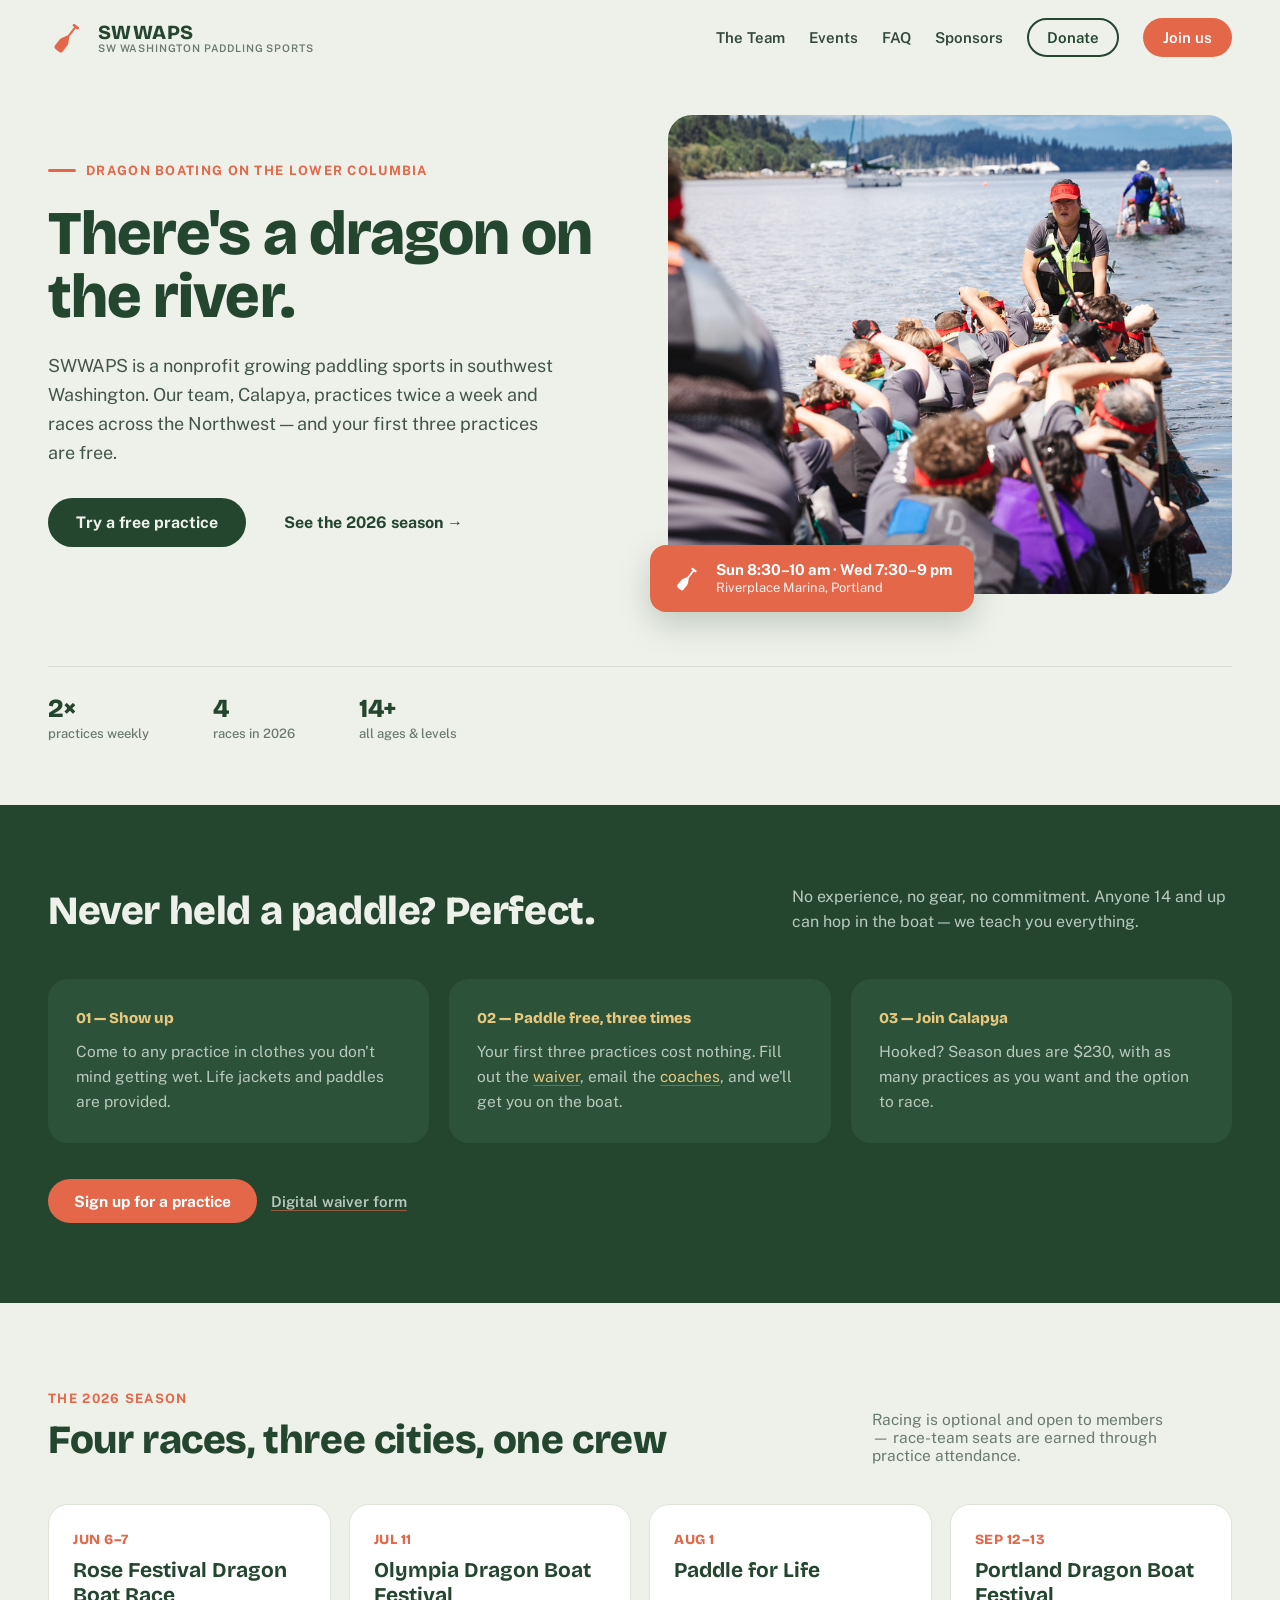
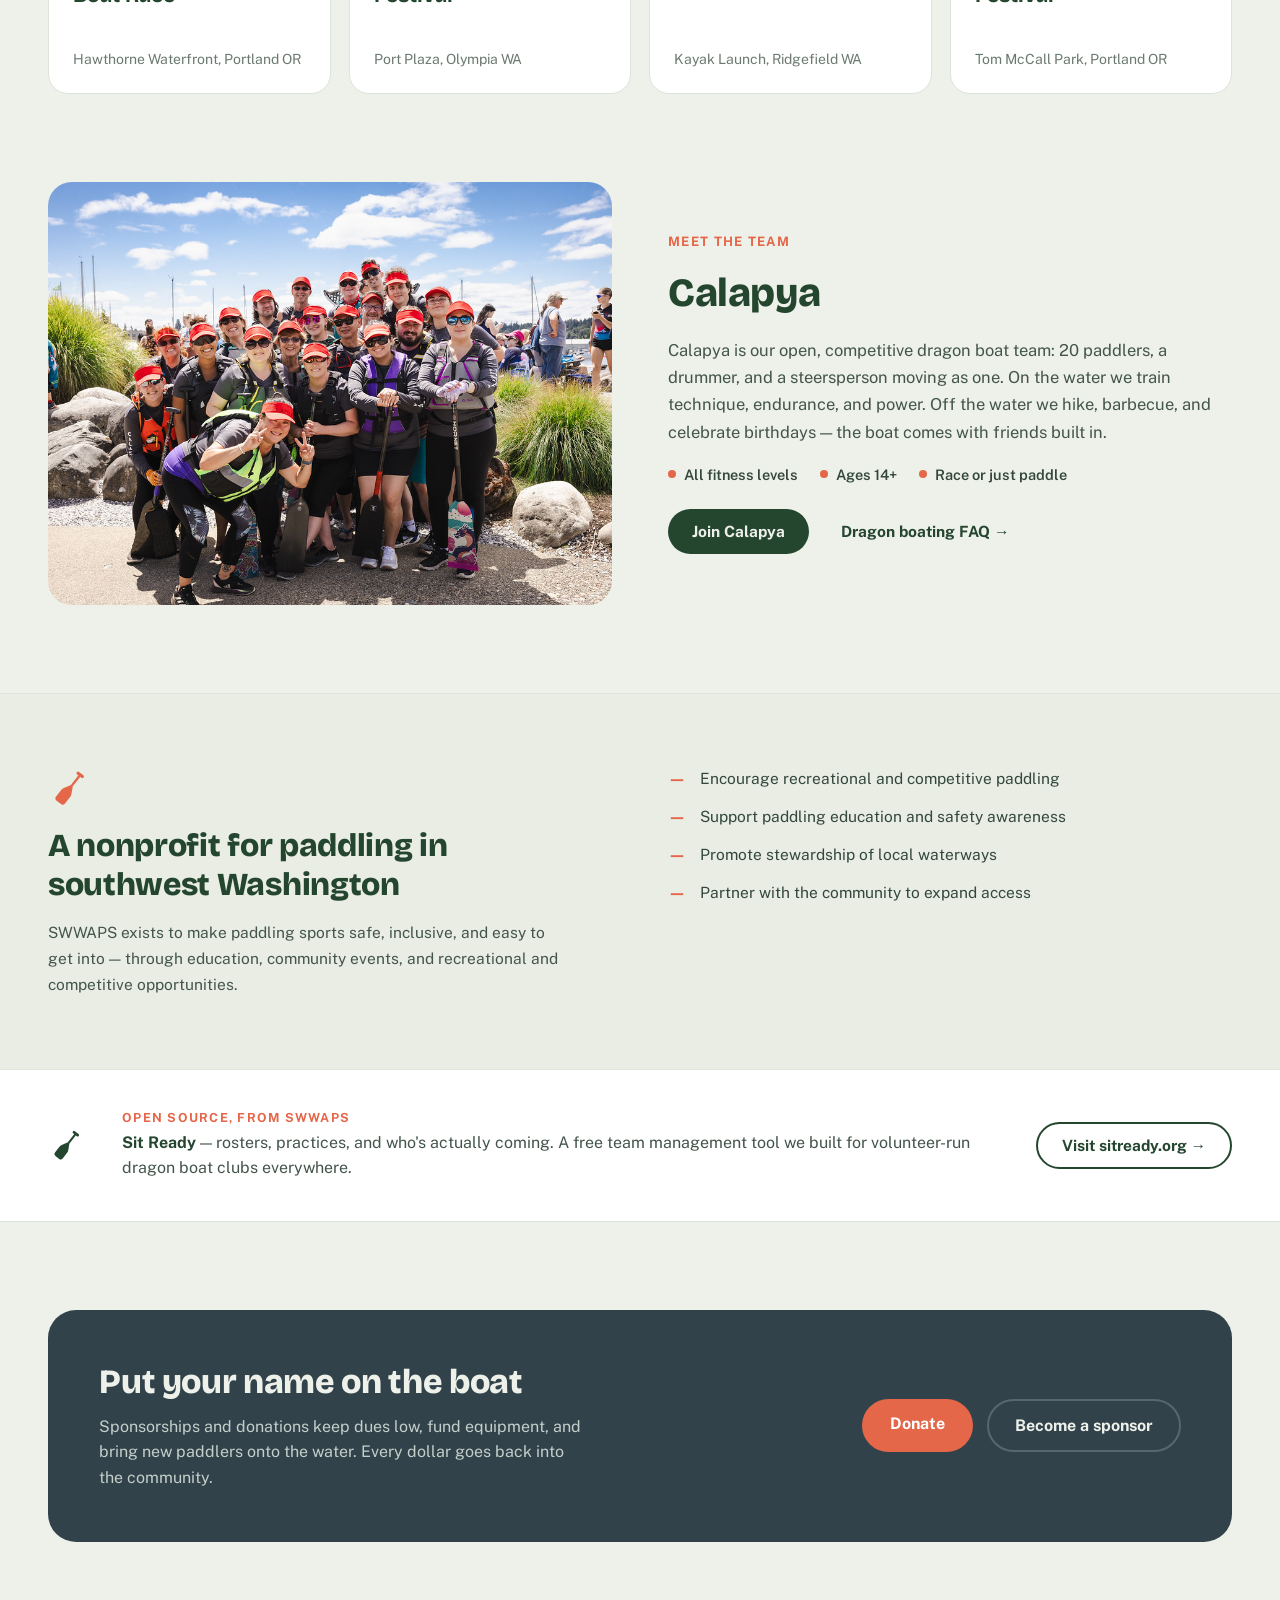
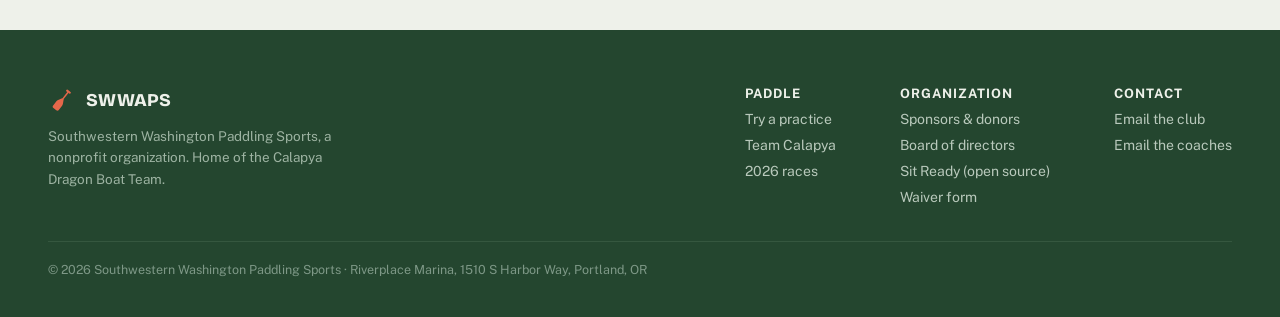
<file: index.html>
<!DOCTYPE html>
<html lang="en">
<head>
<meta charset="utf-8">
<meta name="viewport" content="width=device-width, initial-scale=1">
<title>SWWAPS — Southwestern Washington Paddling Sports</title>
<meta name="description" content="SWWAPS is a nonprofit growing paddling sports in southwest Washington. Home of the Calapya Dragon Boat Team — your first three practices are free.">
<meta property="og:title" content="There's a dragon on the river.">
<meta property="og:description" content="SWWAPS is a nonprofit growing paddling sports in southwest Washington. Our team, Calapya, practices twice a week and races across the Northwest — and your first three practices are free.">
<meta property="og:image" content="https://swwaps.github.io/swwaps.net/og.png">
<meta property="og:image:width" content="1200">
<meta property="og:image:height" content="630">
<meta property="og:image:alt" content="The SWWAPS logo and wordmark over a photo of the Calapya dragon boat team gathered at a Northwest race festival.">
<meta property="og:site_name" content="SWWAPS">
<meta property="og:type" content="website">
<meta name="twitter:card" content="summary_large_image">
<link rel="icon" href="assets/paddle-salmon-on-fir.svg">
<link rel="preconnect" href="https://fonts.googleapis.com">
<link rel="preconnect" href="https://fonts.gstatic.com" crossorigin>
<link href="https://fonts.googleapis.com/css2?family=Bricolage+Grotesque:opsz,wght@12..96,400..800&family=Public+Sans:wght@400;500;600;700&display=swap" rel="stylesheet">
<link rel="stylesheet" href="css/site.css">
</head>
<body>
<div class="page">

  <nav class="nav">
    <a href="./" class="brand">
      <img src="assets/paddle-glyph-salmon.svg" alt="SWWAPS paddle mark">
      <span class="brand-text">
        <span class="brand-name">SWWAPS</span>
        <span class="brand-sub">SW Washington Paddling Sports</span>
      </span>
    </a>
    <div class="nav-links">
      <a href="team/" class="nav-link">The Team</a>
      <a href="events/" class="nav-link">Events</a>
      <a href="faq/" class="nav-link">FAQ</a>
      <a href="support/" class="nav-link">Sponsors</a>
      <div class="nav-cta">
        <a href="https://www.zeffy.com/en-US/donation-form/general-donations-136" class="nav-donate">Donate</a>
        <a href="#new" class="nav-join">Join us</a>
      </div>
    </div>
  </nav>

  <header class="container grid-2" style="padding-top: clamp(14px, 5vw, 40px); padding-bottom: clamp(44px, 7.5vw, 72px);">
    <div style="display: flex; flex-direction: column; gap: 24px;">
      <div class="eyebrow"><span class="eyebrow-dash"></span>Dragon boating on the lower Columbia</div>
      <h1 class="page-h1" style="font-size: clamp(38px, 6vw, 62px); line-height: 1.02;">There's a dragon on the river.</h1>
      <p style="font-size: 18px; line-height: 1.6; color: var(--ink-2); margin: 0; max-width: 46ch;">SWWAPS is a nonprofit growing paddling sports in southwest Washington. Our team, Calapya, practices twice a week and races across the Northwest — and your first three practices are free.</p>
      <div style="display: flex; flex-wrap: wrap; gap: 14px; align-items: center; margin-top: 6px;">
        <a href="#new" class="btn btn-fir">Try a free practice</a>
        <a href="#season" class="btn-text">See the 2026 season →</a>
      </div>
    </div>
    <div style="position: relative;">
      <div style="width: 100%; aspect-ratio: 4 / 3.4;">
        <img class="photo-img r24" src="assets/photos/paddling-action.jpg" alt="Calapya paddlers mid-stroke during a race">
      </div>
      <div style="position: absolute; left: -18px; bottom: -18px; background: var(--salmon); color: #FFF; border-radius: 16px; padding: 16px 22px; display: flex; align-items: center; gap: 14px; box-shadow: 0 12px 32px rgba(36,70,47,.22);">
        <img src="assets/paddle-glyph-fir.svg" alt="" style="width: 30px; height: 30px; filter: brightness(0) invert(1);">
        <span style="display: flex; flex-direction: column; line-height: 1.25;">
          <span style="font-weight: 700; font-size: 15px;">Sun 8:30–10 am · Wed 7:30–9 pm</span>
          <span style="font-size: 13px; opacity: .9;">Riverplace Marina, Portland</span>
        </span>
      </div>
    </div>
  </header>

  <section class="container" style="padding-bottom: clamp(40px, 7vw, 64px);">
    <div style="display: flex; flex-wrap: wrap; gap: 24px 64px; padding-top: 26px; border-top: 1px solid #D7DED3;">
      <div style="display: flex; flex-direction: column; gap: 2px;">
        <span style="font-family: var(--display); font-weight: 800; font-size: 26px; color: var(--fir);">2×</span>
        <span style="font-size: 13px; color: var(--muted); font-weight: 500;">practices weekly</span>
      </div>
      <div style="display: flex; flex-direction: column; gap: 2px;">
        <span style="font-family: var(--display); font-weight: 800; font-size: 26px; color: var(--fir);">4</span>
        <span style="font-size: 13px; color: var(--muted); font-weight: 500;">races in 2026</span>
      </div>
      <div style="display: flex; flex-direction: column; gap: 2px;">
        <span style="font-family: var(--display); font-weight: 800; font-size: 26px; color: var(--fir);">14+</span>
        <span style="font-size: 13px; color: var(--muted); font-weight: 500;">all ages &amp; levels</span>
      </div>
    </div>
  </section>

  <section id="new" class="band-fir">
    <div class="band-inner">
      <div style="display: flex; align-items: flex-end; justify-content: space-between; gap: 32px; margin-bottom: 44px; flex-wrap: wrap;">
        <h2 class="h2 on-dark">Never held a paddle? Perfect.</h2>
        <p style="font-size: 16px; line-height: 1.55; margin: 0; max-width: 44ch;">No experience, no gear, no commitment. Anyone 14 and up can hop in the boat — we teach you everything.</p>
      </div>
      <div class="grid-cards">
        <div class="card card-dark">
          <span class="card-label">01 — Show up</span>
          <p>Come to any practice in clothes you don't mind getting wet. Life jackets and paddles are provided.</p>
        </div>
        <div class="card card-dark">
          <span class="card-label">02 — Paddle free, three times</span>
          <p>Your first three practices cost nothing. Fill out the <a href="https://form.jotform.com/261236530807050">waiver</a>, email the <a href="mailto:coach@calapya.org">coaches</a>, and we'll get you on the boat.</p>
        </div>
        <div class="card card-dark">
          <span class="card-label">03 — Join Calapya</span>
          <p>Hooked? Season dues are $230, with as many practices as you want and the option to race.</p>
        </div>
      </div>
      <div style="margin-top: 36px; display: flex; gap: 14px; align-items: center; flex-wrap: wrap;">
        <a href="mailto:coach@calapya.org" class="btn btn-sm btn-salmon-on-dark">Sign up for a practice</a>
        <a href="https://form.jotform.com/261236530807050" style="color: var(--on-fir-2); font-weight: 600; font-size: 15px;">Digital waiver form</a>
      </div>
    </div>
  </section>

  <section id="season" class="container" style="padding-top: clamp(52px, 9vw, 88px); padding-bottom: clamp(52px, 9vw, 88px);">
    <div style="display: flex; align-items: flex-end; justify-content: space-between; gap: 32px; margin-bottom: 40px; flex-wrap: wrap;">
      <div style="display: flex; flex-direction: column; gap: 10px;">
        <span class="eyebrow-plain">The 2026 season</span>
        <h2 class="h2">Four races, three cities, one crew</h2>
      </div>
      <p style="font-size: 15.5px; color: var(--muted); margin: 0; max-width: 40ch;">Racing is optional and open to members — race-team seats are earned through practice attendance.</p>
    </div>
    <div style="display: grid; grid-template-columns: repeat(auto-fit, minmax(min(100%, 210px), 1fr)); gap: 18px;">
      <div style="background: #FFF; border: 1px solid var(--border); border-radius: 20px; padding: 26px 24px; display: flex; flex-direction: column; gap: 10px; min-height: 190px; box-sizing: border-box;">
        <span style="font-family: var(--display); font-weight: 800; font-size: 14px; color: var(--salmon); letter-spacing: .04em; text-transform: uppercase;">Jun 6–7</span>
        <span style="font-family: var(--display); font-weight: 700; font-size: 21px; line-height: 1.15; color: var(--fir);">Rose Festival Dragon Boat Race</span>
        <span style="font-size: 14px; color: var(--muted); margin-top: auto;">Hawthorne Waterfront, Portland OR</span>
      </div>
      <div style="background: #FFF; border: 1px solid var(--border); border-radius: 20px; padding: 26px 24px; display: flex; flex-direction: column; gap: 10px; min-height: 190px; box-sizing: border-box;">
        <span style="font-family: var(--display); font-weight: 800; font-size: 14px; color: var(--salmon); letter-spacing: .04em; text-transform: uppercase;">Jul 11</span>
        <span style="font-family: var(--display); font-weight: 700; font-size: 21px; line-height: 1.15; color: var(--fir);">Olympia Dragon Boat Festival</span>
        <span style="font-size: 14px; color: var(--muted); margin-top: auto;">Port Plaza, Olympia WA</span>
      </div>
      <div style="background: #FFF; border: 1px solid var(--border); border-radius: 20px; padding: 26px 24px; display: flex; flex-direction: column; gap: 10px; min-height: 190px; box-sizing: border-box;">
        <span style="font-family: var(--display); font-weight: 800; font-size: 14px; color: var(--salmon); letter-spacing: .04em; text-transform: uppercase;">Aug 1</span>
        <span style="font-family: var(--display); font-weight: 700; font-size: 21px; line-height: 1.15; color: var(--fir);">Paddle for Life</span>
        <span style="font-size: 14px; color: var(--muted); margin-top: auto;">Kayak Launch, Ridgefield WA</span>
      </div>
      <div style="background: #FFF; border: 1px solid var(--border); border-radius: 20px; padding: 26px 24px; display: flex; flex-direction: column; gap: 10px; min-height: 190px; box-sizing: border-box;">
        <span style="font-family: var(--display); font-weight: 800; font-size: 14px; color: var(--salmon); letter-spacing: .04em; text-transform: uppercase;">Sep 12–13</span>
        <span style="font-family: var(--display); font-weight: 700; font-size: 21px; line-height: 1.15; color: var(--fir);">Portland Dragon Boat Festival</span>
        <span style="font-size: 14px; color: var(--muted); margin-top: auto;">Tom McCall Park, Portland OR</span>
      </div>
    </div>
  </section>

  <section id="team" class="container grid-2" style="padding-bottom: clamp(52px, 9vw, 88px);">
    <div style="width: 100%; aspect-ratio: 4 / 3;">
      <img class="photo-img r24" src="assets/photos/team-marina-group.jpg" alt="Calapya team at Riverplace Marina">
    </div>
    <div style="display: flex; flex-direction: column; gap: 20px;">
      <span class="eyebrow-plain">Meet the team</span>
      <h2 class="h2">Calapya</h2>
      <p style="font-size: 16.5px; line-height: 1.65; color: var(--ink-2); margin: 0;">Calapya is our open, competitive dragon boat team: 20 paddlers, a drummer, and a steersperson moving as one. On the water we train technique, endurance, and power. Off the water we hike, barbecue, and celebrate birthdays — the boat comes with friends built in.</p>
      <div style="display: flex; gap: 22px; flex-wrap: wrap; font-size: 14.5px; font-weight: 600; color: var(--nav-ink);">
        <span style="display: flex; align-items: center; gap: 8px;"><span style="width: 8px; height: 8px; border-radius: 50%; background: var(--salmon);"></span>All fitness levels</span>
        <span style="display: flex; align-items: center; gap: 8px;"><span style="width: 8px; height: 8px; border-radius: 50%; background: var(--salmon);"></span>Ages 14+</span>
        <span style="display: flex; align-items: center; gap: 8px;"><span style="width: 8px; height: 8px; border-radius: 50%; background: var(--salmon);"></span>Race or just paddle</span>
      </div>
      <div style="display: flex; gap: 14px; margin-top: 6px; flex-wrap: wrap;">
        <a href="#new" class="btn btn-sm btn-fir" style="padding: 13px 24px;">Join Calapya</a>
        <a href="faq/" class="btn-text" style="font-size: 15.5px; padding: 13px 18px;">Dragon boating FAQ →</a>
      </div>
    </div>
  </section>

  <section style="background: var(--fog-alt); border-top: 1px solid var(--border); border-bottom: 1px solid var(--border); padding: clamp(44px, 7.5vw, 72px) var(--gutter);">
    <div class="band-inner grid-2" style="align-items: start;">
      <div style="display: flex; flex-direction: column; gap: 16px;">
        <img src="assets/paddle-glyph-salmon.svg" alt="" style="width: 44px; height: 44px;">
        <h2 style="font-family: var(--display); font-weight: 800; font-size: clamp(25px, 3.2vw, 32px); color: var(--fir); margin: 0; letter-spacing: -0.01em;">A nonprofit for paddling in southwest Washington</h2>
        <p style="font-size: 15.5px; line-height: 1.65; color: var(--ink-2); margin: 0;">SWWAPS exists to make paddling sports safe, inclusive, and easy to get into — through education, community events, and recreational and competitive opportunities.</p>
      </div>
      <ul class="dash-list on-light">
        <li>Encourage recreational and competitive paddling</li>
        <li>Support paddling education and safety awareness</li>
        <li>Promote stewardship of local waterways</li>
        <li>Partner with the community to expand access</li>
      </ul>
    </div>
  </section>

  <section style="background: #FFF; border-bottom: 1px solid var(--border); padding: clamp(28px, 5vw, 40px) var(--gutter);">
    <div class="band-inner" style="display: flex; align-items: center; gap: 20px 36px; flex-wrap: wrap;">
      <img src="assets/paddle-glyph-fir.svg" alt="" style="width: 38px; height: 38px; flex: 0 0 auto;">
      <div style="flex: 1 1 420px; display: flex; flex-direction: column; gap: 6px;">
        <span style="font-size: 12.5px; font-weight: 700; letter-spacing: .1em; text-transform: uppercase; color: var(--salmon);">Open source, from SWWAPS</span>
        <p style="margin: 0; font-size: 16px; line-height: 1.55; color: var(--ink-2);"><strong style="color: var(--fir);">Sit Ready</strong> — rosters, practices, and who's actually coming. A free team management tool we built for volunteer-run dragon boat clubs everywhere.</p>
      </div>
      <a href="https://sitready.org" class="btn-pill-outline">Visit sitready.org →</a>
    </div>
  </section>

  <section id="support" class="container" style="padding-top: clamp(52px, 9vw, 88px); padding-bottom: clamp(52px, 9vw, 88px);">
    <div class="cta-basalt">
      <div style="display: flex; flex-direction: column; gap: 12px;">
        <h2>Put your name on the boat</h2>
        <p>Sponsorships and donations keep dues low, fund equipment, and bring new paddlers onto the water. Every dollar goes back into the community.</p>
      </div>
      <div style="display: flex; gap: 14px; flex-wrap: wrap;">
        <a href="https://www.zeffy.com/en-US/donation-form/general-donations-136" class="btn btn-salmon-on-dark">Donate</a>
        <a href="mailto:swwashingtonpaddlesports@gmail.com" class="btn btn-outline-dark">Become a sponsor</a>
      </div>
    </div>
  </section>

  <footer class="footer">
    <div class="footer-inner">
      <div class="footer-top">
        <div class="footer-brand">
          <div class="footer-lockup">
            <img src="assets/paddle-glyph-salmon.svg" alt="">
            <span>SWWAPS</span>
          </div>
          <p class="footer-mission">Southwestern Washington Paddling Sports, a nonprofit organization. Home of the Calapya Dragon Boat Team.</p>
        </div>
        <div class="footer-cols">
          <div class="footer-col">
            <span class="footer-col-title">Paddle</span>
            <a href="team/#join">Try a practice</a>
            <a href="team/">Team Calapya</a>
            <a href="events/">2026 races</a>
          </div>
          <div class="footer-col">
            <span class="footer-col-title">Organization</span>
            <a href="support/">Sponsors &amp; donors</a>
            <a href="board/">Board of directors</a>
            <a href="https://sitready.org">Sit Ready (open source)</a>
            <a href="https://form.jotform.com/261236530807050">Waiver form</a>
          </div>
          <div class="footer-col">
            <span class="footer-col-title">Contact</span>
            <a href="mailto:swwashingtonpaddlesports@gmail.com">Email the club</a>
            <a href="mailto:coach@calapya.org">Email the coaches</a>
          </div>
        </div>
      </div>
      <div class="footer-rule">© 2026 Southwestern Washington Paddling Sports · Riverplace Marina, 1510 S Harbor Way, Portland, OR</div>
    </div>
  </footer>
</div>
</body>
</html>
</file>
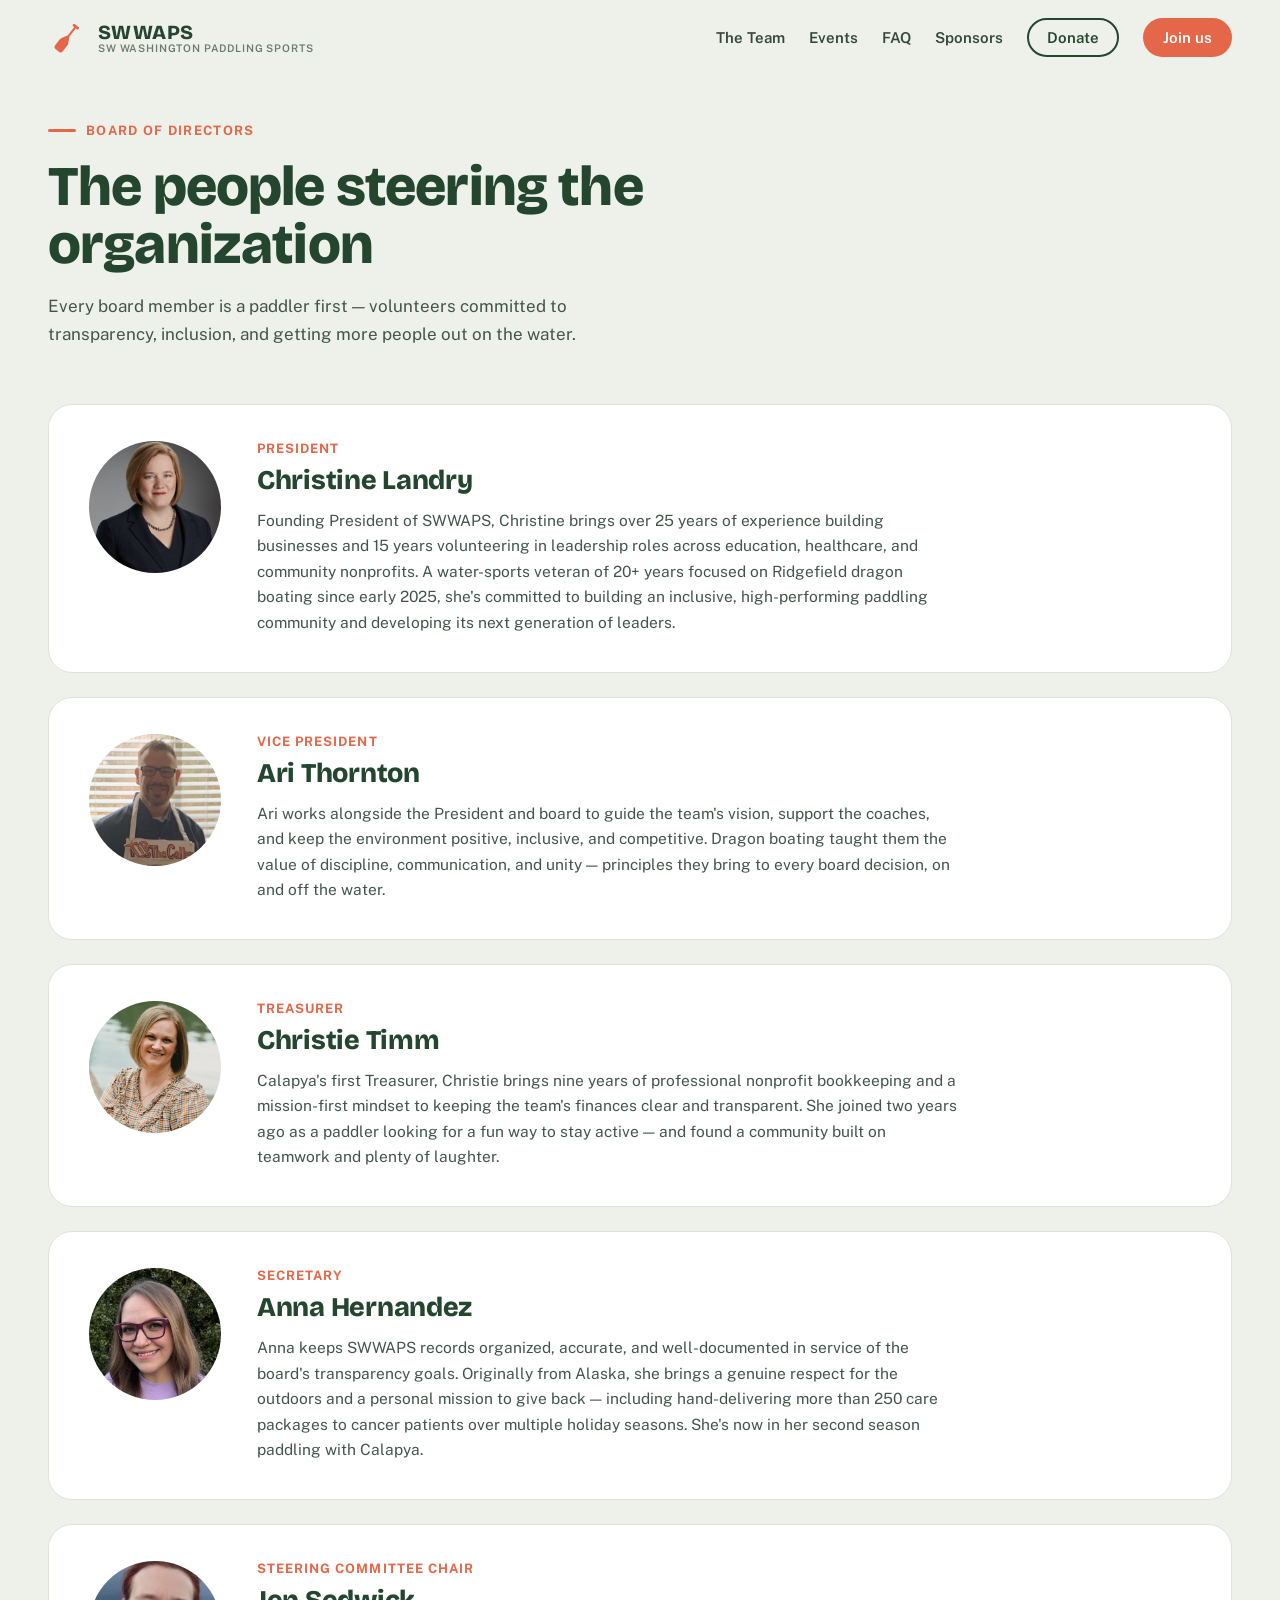
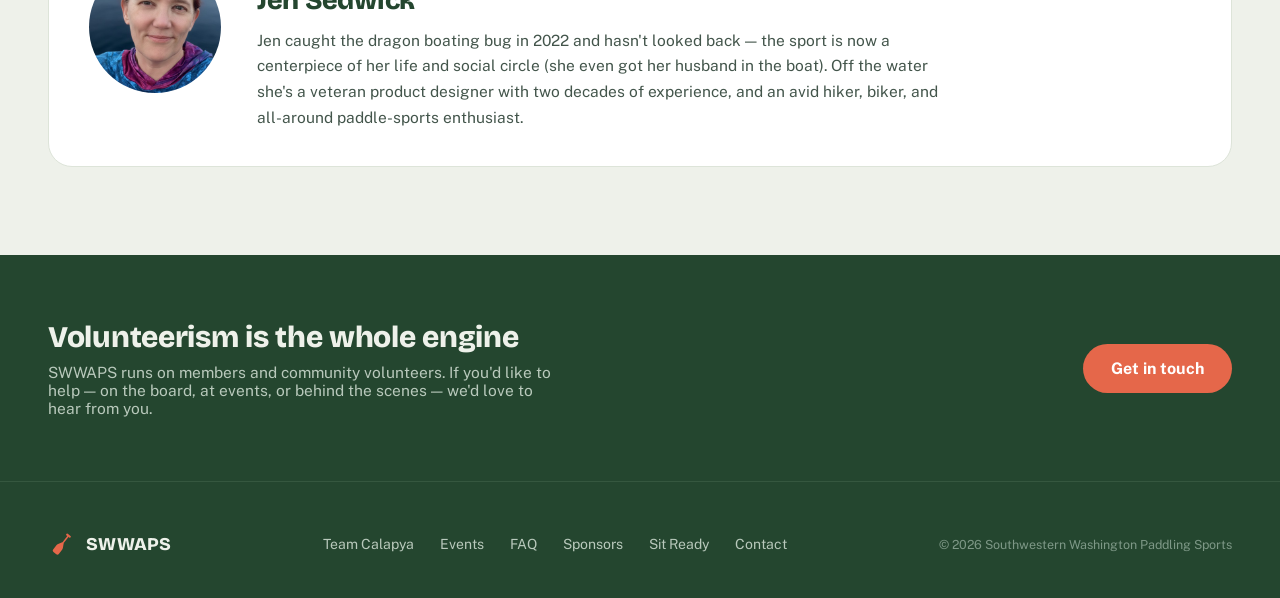
<file: board/index.html>
<!DOCTYPE html>
<html lang="en">
<head>
<meta charset="utf-8">
<meta name="viewport" content="width=device-width, initial-scale=1">
<title>Board of Directors — SWWAPS</title>
<meta name="description" content="Meet the SWWAPS board of directors — paddlers first, volunteers committed to transparency, inclusion, and getting more people out on the water.">
<meta property="og:title" content="The people steering the organization">
<meta property="og:description" content="Every board member is a paddler first — volunteers committed to transparency, inclusion, and getting more people out on the water.">
<meta property="og:image" content="https://swwaps.github.io/swwaps.net/og.png">
<meta property="og:image:width" content="1200">
<meta property="og:image:height" content="630">
<meta property="og:image:alt" content="The SWWAPS logo and wordmark over a photo of the Calapya dragon boat team gathered at a Northwest race festival.">
<meta property="og:site_name" content="SWWAPS">
<meta property="og:type" content="website">
<meta name="twitter:card" content="summary_large_image">
<link rel="icon" href="../assets/paddle-salmon-on-fir.svg">
<link rel="preconnect" href="https://fonts.googleapis.com">
<link rel="preconnect" href="https://fonts.gstatic.com" crossorigin>
<link href="https://fonts.googleapis.com/css2?family=Bricolage+Grotesque:opsz,wght@12..96,400..800&family=Public+Sans:wght@400;500;600;700&display=swap" rel="stylesheet">
<link rel="stylesheet" href="../css/site.css">
<style>
  .board-card {
    background: #FFF; border: 1px solid var(--border); border-radius: 24px;
    padding: clamp(24px, 3vw, 36px) clamp(22px, 3.2vw, 40px);
    display: flex; flex-wrap: wrap; gap: 24px 36px; align-items: flex-start;
  }
  .board-headshot { width: 132px; height: 132px; flex: 0 0 auto; }
  .board-info { display: flex; flex-direction: column; gap: 8px; flex: 1 1 320px; }
  .board-role { font-size: 13px; font-weight: 700; letter-spacing: .08em; text-transform: uppercase; color: var(--salmon); }
  .board-name { font-family: var(--display); font-weight: 800; font-size: 27px; color: var(--fir); margin: 0; letter-spacing: -0.01em; }
  .board-bio { margin: 4px 0 0; font-size: 15.5px; line-height: 1.65; color: var(--ink-2); max-width: 78ch; }
</style>
</head>
<body>
<div class="page">

  <nav class="nav">
    <a href="../" class="brand">
      <img src="../assets/paddle-glyph-salmon.svg" alt="SWWAPS paddle mark">
      <span class="brand-text">
        <span class="brand-name">SWWAPS</span>
        <span class="brand-sub">SW Washington Paddling Sports</span>
      </span>
    </a>
    <div class="nav-links">
      <a href="../team/" class="nav-link">The Team</a>
      <a href="../events/" class="nav-link">Events</a>
      <a href="../faq/" class="nav-link">FAQ</a>
      <a href="../support/" class="nav-link">Sponsors</a>
      <div class="nav-cta">
        <a href="https://www.zeffy.com/en-US/donation-form/general-donations-136" class="nav-donate">Donate</a>
        <a href="../team/#join" class="nav-join">Join us</a>
      </div>
    </div>
  </nav>

  <header class="container" style="padding-top: clamp(18px, 5.5vw, 48px); padding-bottom: clamp(36px, 6vw, 56px); display: flex; flex-direction: column; gap: 20px;">
    <div class="eyebrow"><span class="eyebrow-dash"></span>Board of directors</div>
    <h1 class="page-h1" style="font-size: clamp(35px, 5.5vw, 56px); max-width: 20ch;">The people steering the organization</h1>
    <p class="page-intro">Every board member is a paddler first — volunteers committed to transparency, inclusion, and getting more people out on the water.</p>
  </header>

  <section class="container" style="padding-bottom: clamp(52px, 9vw, 88px); display: flex; flex-direction: column; gap: 24px;">
    <div class="board-card">
      <div class="board-headshot"><img class="photo-img circle" src="../assets/photos/board/board-christine.jpg" alt="Christine Landry"></div>
      <div class="board-info">
        <span class="board-role">President</span>
        <h2 class="board-name">Christine Landry</h2>
        <p class="board-bio">Founding President of SWWAPS, Christine brings over 25 years of experience building businesses and 15 years volunteering in leadership roles across education, healthcare, and community nonprofits. A water-sports veteran of 20+ years focused on Ridgefield dragon boating since early 2025, she's committed to building an inclusive, high-performing paddling community and developing its next generation of leaders.</p>
      </div>
    </div>
    <div class="board-card">
      <div class="board-headshot"><img class="photo-img circle" src="../assets/photos/board/board-ari.jpg" alt="Ari Thornton"></div>
      <div class="board-info">
        <span class="board-role">Vice President</span>
        <h2 class="board-name">Ari Thornton</h2>
        <p class="board-bio">Ari works alongside the President and board to guide the team's vision, support the coaches, and keep the environment positive, inclusive, and competitive. Dragon boating taught them the value of discipline, communication, and unity — principles they bring to every board decision, on and off the water.</p>
      </div>
    </div>
    <div class="board-card">
      <div class="board-headshot"><img class="photo-img circle" src="../assets/photos/board/board-christie.jpg" alt="Christie Timm"></div>
      <div class="board-info">
        <span class="board-role">Treasurer</span>
        <h2 class="board-name">Christie Timm</h2>
        <p class="board-bio">Calapya's first Treasurer, Christie brings nine years of professional nonprofit bookkeeping and a mission-first mindset to keeping the team's finances clear and transparent. She joined two years ago as a paddler looking for a fun way to stay active — and found a community built on teamwork and plenty of laughter.</p>
      </div>
    </div>
    <div class="board-card">
      <div class="board-headshot"><img class="photo-img circle" src="../assets/photos/board/board-anna.jpg" alt="Anna Hernandez"></div>
      <div class="board-info">
        <span class="board-role">Secretary</span>
        <h2 class="board-name">Anna Hernandez</h2>
        <p class="board-bio">Anna keeps SWWAPS records organized, accurate, and well-documented in service of the board's transparency goals. Originally from Alaska, she brings a genuine respect for the outdoors and a personal mission to give back — including hand-delivering more than 250 care packages to cancer patients over multiple holiday seasons. She's now in her second season paddling with Calapya.</p>
      </div>
    </div>
    <div class="board-card">
      <div class="board-headshot"><img class="photo-img circle" src="../assets/photos/board/board-jen.jpg" alt="Jen Sedwick"></div>
      <div class="board-info">
        <span class="board-role">Steering Committee Chair</span>
        <h2 class="board-name">Jen Sedwick</h2>
        <p class="board-bio">Jen caught the dragon boating bug in 2022 and hasn't looked back — the sport is now a centerpiece of her life and social circle (she even got her husband in the boat). Off the water she's a veteran product designer with two decades of experience, and an avid hiker, biker, and all-around paddle-sports enthusiast.</p>
      </div>
    </div>
  </section>

  <section class="cta-fir-band">
    <div class="cta-fir-inner">
      <div style="display: flex; flex-direction: column; gap: 8px;">
        <h2>Volunteerism is the whole engine</h2>
        <p style="max-width: 56ch;">SWWAPS runs on members and community volunteers. If you'd like to help — on the board, at events, or behind the scenes — we'd love to hear from you.</p>
      </div>
      <a href="mailto:swwashingtonpaddlesports@gmail.com" class="btn btn-salmon-on-dark" style="white-space: nowrap;">Get in touch</a>
    </div>
  </section>

  <footer class="footer-compact ruled">
    <div class="footer-compact-inner">
      <div class="footer-lockup">
        <img src="../assets/paddle-glyph-salmon.svg" alt="">
        <span>SWWAPS</span>
      </div>
      <div class="footer-compact-links">
        <a href="../team/">Team Calapya</a>
        <a href="../events/">Events</a>
        <a href="../faq/">FAQ</a>
        <a href="../support/">Sponsors</a>
        <a href="https://sitready.org">Sit Ready</a>
        <a href="mailto:swwashingtonpaddlesports@gmail.com">Contact</a>
      </div>
      <span class="footer-copyright">© 2026 Southwestern Washington Paddling Sports</span>
    </div>
  </footer>
</div>
</body>
</html>
</file>
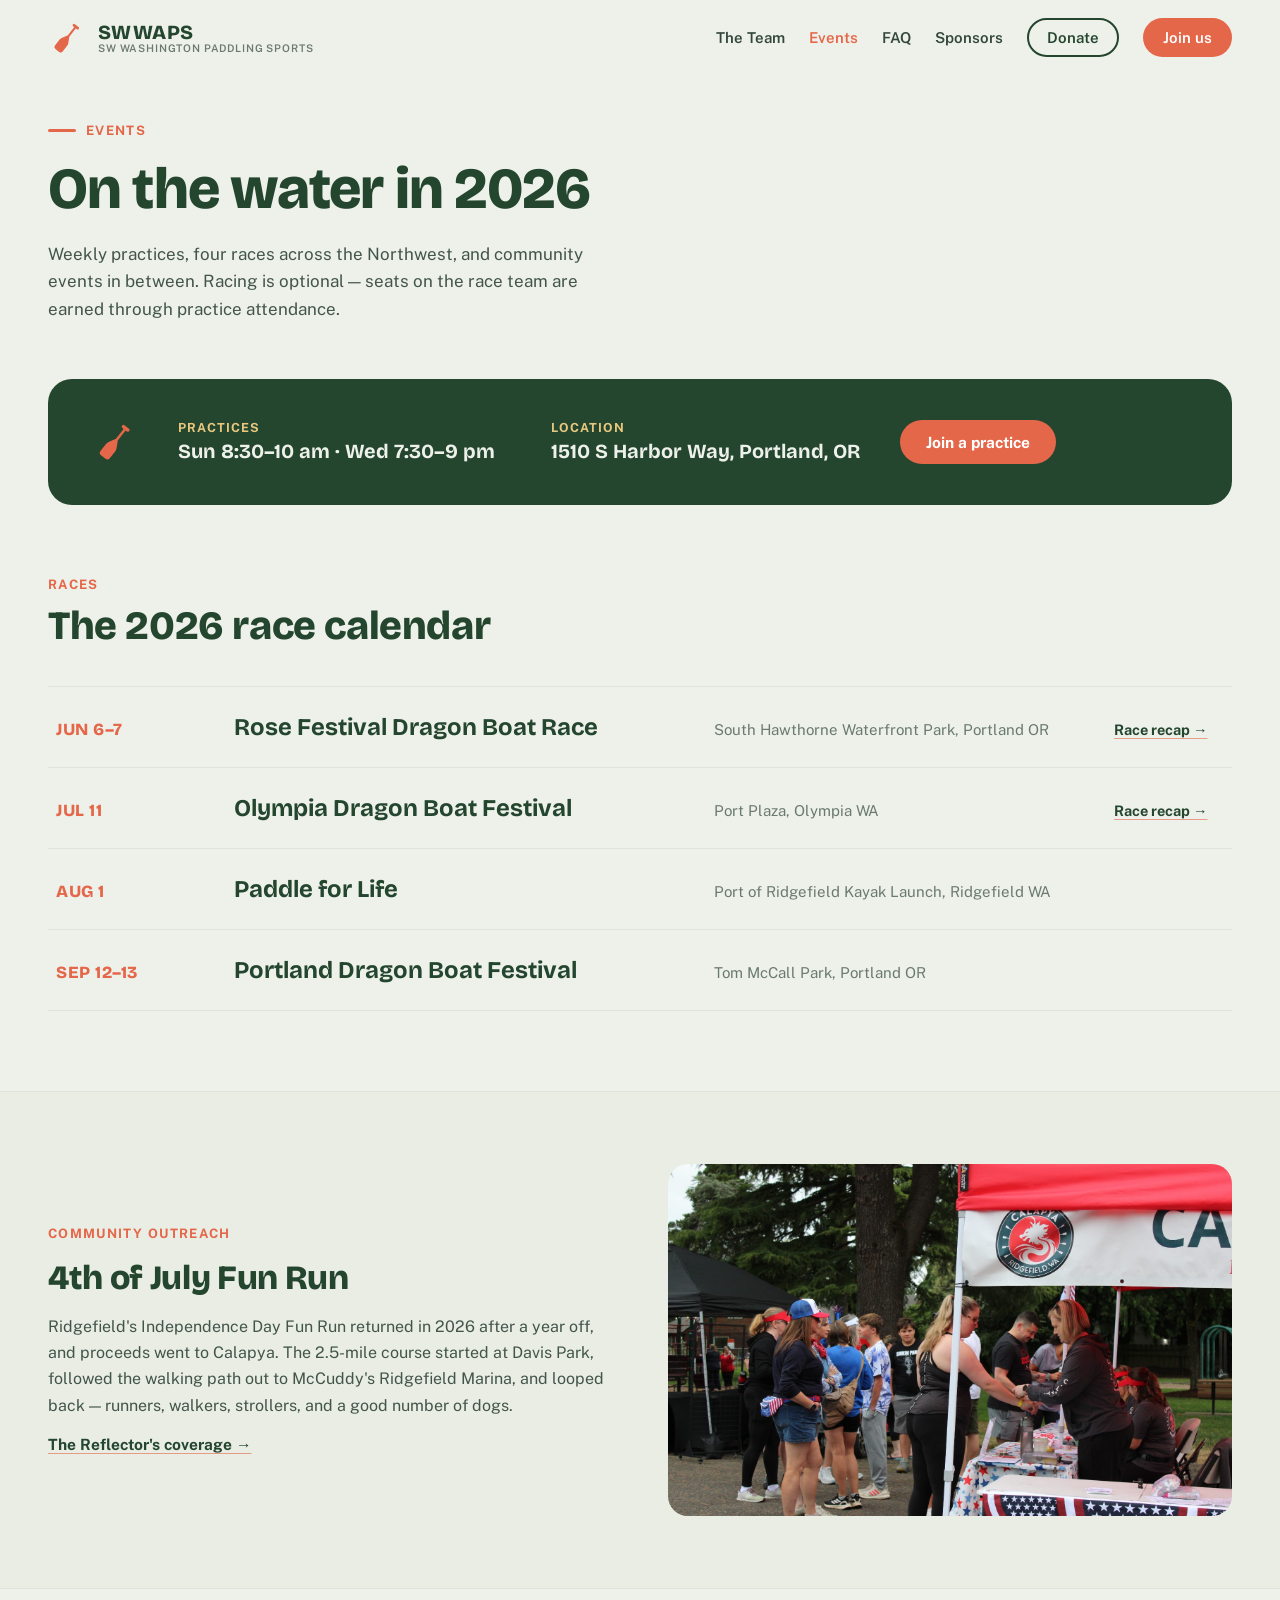
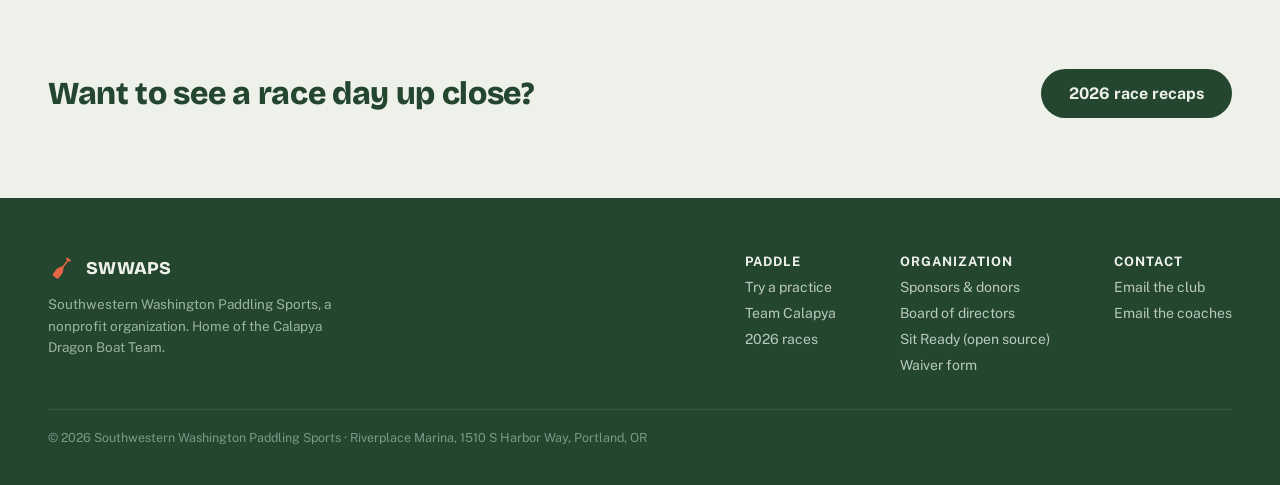
<file: events/index.html>
<!DOCTYPE html>
<html lang="en">
<head>
<meta charset="utf-8">
<meta name="viewport" content="width=device-width, initial-scale=1">
<title>Events — SWWAPS</title>
<meta name="description" content="Weekly practices, four races across the Northwest, and community events in between. The SWWAPS 2026 race calendar.">
<meta property="og:title" content="On the water in 2026">
<meta property="og:description" content="Weekly practices, four races across the Northwest, and community events in between. Racing is optional — seats on the race team are earned through practice attendance.">
<meta property="og:image" content="https://swwaps.github.io/swwaps.net/og.png">
<meta property="og:image:width" content="1200">
<meta property="og:image:height" content="630">
<meta property="og:image:alt" content="The SWWAPS logo and wordmark over a photo of the Calapya dragon boat team gathered at a Northwest race festival.">
<meta property="og:site_name" content="SWWAPS">
<meta property="og:type" content="website">
<meta name="twitter:card" content="summary_large_image">
<link rel="icon" href="../assets/paddle-salmon-on-fir.svg">
<link rel="preconnect" href="https://fonts.googleapis.com">
<link rel="preconnect" href="https://fonts.gstatic.com" crossorigin>
<link href="https://fonts.googleapis.com/css2?family=Bricolage+Grotesque:opsz,wght@12..96,400..800&family=Public+Sans:wght@400;500;600;700&display=swap" rel="stylesheet">
<link rel="stylesheet" href="../css/site.css">
<style>
  .race-row { display: flex; flex-wrap: wrap; gap: 10px 28px; align-items: baseline; padding: 26px 8px; border-top: 1px solid var(--border); }
  .race-date { font-family: var(--display); font-weight: 800; font-size: 17px; color: var(--salmon); text-transform: uppercase; letter-spacing: .03em; flex: 0 0 150px; }
  .race-name { font-family: var(--display); font-weight: 700; font-size: 24px; color: var(--fir); flex: 1 1 300px; }
  .race-place { font-size: 15px; color: var(--muted); flex: 1 1 220px; }
  .race-recap { font-size: 14.5px; font-weight: 700; white-space: nowrap; flex: 0 0 110px; }
</style>
</head>
<body>
<div class="page">

  <nav class="nav">
    <a href="../" class="brand">
      <img src="../assets/paddle-glyph-salmon.svg" alt="SWWAPS paddle mark">
      <span class="brand-text">
        <span class="brand-name">SWWAPS</span>
        <span class="brand-sub">SW Washington Paddling Sports</span>
      </span>
    </a>
    <div class="nav-links">
      <a href="../team/" class="nav-link">The Team</a>
      <a href="../events/" class="nav-link active">Events</a>
      <a href="../faq/" class="nav-link">FAQ</a>
      <a href="../support/" class="nav-link">Sponsors</a>
      <div class="nav-cta">
        <a href="https://www.zeffy.com/en-US/donation-form/general-donations-136" class="nav-donate">Donate</a>
        <a href="../team/#join" class="nav-join">Join us</a>
      </div>
    </div>
  </nav>

  <header class="container" style="padding-top: clamp(18px, 5.5vw, 48px); padding-bottom: clamp(36px, 6vw, 56px); display: flex; flex-direction: column; gap: 22px;">
    <div class="eyebrow"><span class="eyebrow-dash"></span>Events</div>
    <h1 class="page-h1" style="font-size: clamp(36px, 5.6vw, 58px); line-height: 1.02;">On the water in 2026</h1>
    <p class="page-intro">Weekly practices, four races across the Northwest, and community events in between. Racing is optional — seats on the race team are earned through practice attendance.</p>
  </header>

  <section class="container" style="padding-bottom: clamp(44px, 7.5vw, 72px);">
    <div style="background: var(--fir); border-radius: 24px; padding: clamp(26px, 6vw, 40px) clamp(22px, 6vw, 44px); display: flex; flex-wrap: wrap; gap: 28px 40px; align-items: center;">
      <img class="banner-glyph" src="../assets/paddle-glyph-salmon.svg" alt="" style="width: 46px; height: 46px;">
      <div style="display: flex; gap: 32px 56px; flex-wrap: wrap;">
        <div style="display: flex; flex-direction: column; gap: 4px;">
          <span style="font-size: 12.5px; font-weight: 700; letter-spacing: .08em; text-transform: uppercase; color: var(--alder);">Practices</span>
          <span style="font-family: var(--display); font-weight: 700; font-size: 20px; color: var(--on-fir);">Sun 8:30–10 am · Wed 7:30–9 pm</span>
        </div>
        <div style="display: flex; flex-direction: column; gap: 4px;">
          <span style="font-size: 12.5px; font-weight: 700; letter-spacing: .08em; text-transform: uppercase; color: var(--alder);">Location</span>
          <span style="font-family: var(--display); font-weight: 700; font-size: 20px; color: var(--on-fir);">1510 S Harbor Way, Portland, OR</span>
        </div>
      </div>
      <a href="../team/#join" class="btn btn-sm btn-salmon-on-dark" style="white-space: nowrap;">Join a practice</a>
    </div>
  </section>

  <section class="container" style="padding-bottom: clamp(48px, 8.5vw, 80px);">
    <div style="display: flex; flex-direction: column; gap: 10px; margin-bottom: 36px;">
      <span class="eyebrow-plain">Races</span>
      <h2 class="h2">The 2026 race calendar</h2>
    </div>
    <div style="display: flex; flex-direction: column;">
      <div class="race-row">
        <span class="race-date">Jun 6–7</span>
        <span class="race-name">Rose Festival Dragon Boat Race</span>
        <span class="race-place">South Hawthorne Waterfront Park, Portland OR</span>
        <a href="../recaps/" class="race-recap">Race recap →</a>
      </div>
      <div class="race-row">
        <span class="race-date">Jul 11</span>
        <span class="race-name">Olympia Dragon Boat Festival</span>
        <span class="race-place">Port Plaza, Olympia WA</span>
        <a href="../recaps/" class="race-recap">Race recap →</a>
      </div>
      <div class="race-row">
        <span class="race-date">Aug 1</span>
        <span class="race-name">Paddle for Life</span>
        <span class="race-place">Port of Ridgefield Kayak Launch, Ridgefield WA</span>
        <span class="race-recap"></span>
      </div>
      <div class="race-row">
        <span class="race-date">Sep 12–13</span>
        <span class="race-name">Portland Dragon Boat Festival</span>
        <span class="race-place">Tom McCall Park, Portland OR</span>
        <span class="race-recap"></span>
      </div>
      <div style="border-top: 1px solid var(--border);"></div>
    </div>
  </section>

  <section style="background: var(--fog-alt); border-top: 1px solid var(--border); border-bottom: 1px solid var(--border); padding: clamp(44px, 7.5vw, 72px) var(--gutter);">
    <div class="band-inner grid-2">
      <div style="display: flex; flex-direction: column; gap: 16px;">
        <span class="eyebrow-plain">Community outreach</span>
        <h2 style="font-family: var(--display); font-weight: 800; font-size: clamp(26px, 3.4vw, 34px); color: var(--fir); margin: 0; letter-spacing: -0.01em;">4th of July Fun Run</h2>
        <p style="font-size: 16px; line-height: 1.65; color: var(--ink-2); margin: 0;">Ridgefield's Independence Day Fun Run returned in 2026 after a year off, and proceeds went to Calapya. The 2.5-mile course started at Davis Park, followed the walking path out to McCuddy's Ridgefield Marina, and looped back — runners, walkers, strollers, and a good number of dogs.</p>
        <div><a href="https://www.thereflector.com/stories/ridgefield-moves-grooves-through-fourth-of-july-celebration,407206" style="font-weight: 700; font-size: 15.5px;">The Reflector's coverage →</a></div>
      </div>
      <div style="width: 100%; aspect-ratio: 16 / 10;">
        <img class="photo-img r20" src="../assets/photos/fun-run.jpg" alt="Calapya volunteers at the 4th of July Fun Run">
      </div>
    </div>
  </section>

  <section class="container" style="padding-top: clamp(48px, 8.5vw, 80px); padding-bottom: clamp(48px, 8.5vw, 80px); display: flex; align-items: center; justify-content: space-between; gap: 32px; flex-wrap: wrap;">
    <h2 style="font-family: var(--display); font-weight: 800; font-size: clamp(25px, 3.2vw, 32px); color: var(--fir); margin: 0; letter-spacing: -0.01em;">Want to see a race day up close?</h2>
    <a href="../recaps/" class="btn btn-fir">2026 race recaps</a>
  </section>

  <footer class="footer">
    <div class="footer-inner">
      <div class="footer-top">
        <div class="footer-brand">
          <div class="footer-lockup">
            <img src="../assets/paddle-glyph-salmon.svg" alt="">
            <span>SWWAPS</span>
          </div>
          <p class="footer-mission">Southwestern Washington Paddling Sports, a nonprofit organization. Home of the Calapya Dragon Boat Team.</p>
        </div>
        <div class="footer-cols">
          <div class="footer-col">
            <span class="footer-col-title">Paddle</span>
            <a href="../team/#join">Try a practice</a>
            <a href="../team/">Team Calapya</a>
            <a href="../events/">2026 races</a>
          </div>
          <div class="footer-col">
            <span class="footer-col-title">Organization</span>
            <a href="../support/">Sponsors &amp; donors</a>
            <a href="../board/">Board of directors</a>
            <a href="https://sitready.org">Sit Ready (open source)</a>
            <a href="https://form.jotform.com/261236530807050">Waiver form</a>
          </div>
          <div class="footer-col">
            <span class="footer-col-title">Contact</span>
            <a href="mailto:swwashingtonpaddlesports@gmail.com">Email the club</a>
            <a href="mailto:coach@calapya.org">Email the coaches</a>
          </div>
        </div>
      </div>
      <div class="footer-rule">© 2026 Southwestern Washington Paddling Sports · Riverplace Marina, 1510 S Harbor Way, Portland, OR</div>
    </div>
  </footer>
</div>
</body>
</html>
</file>
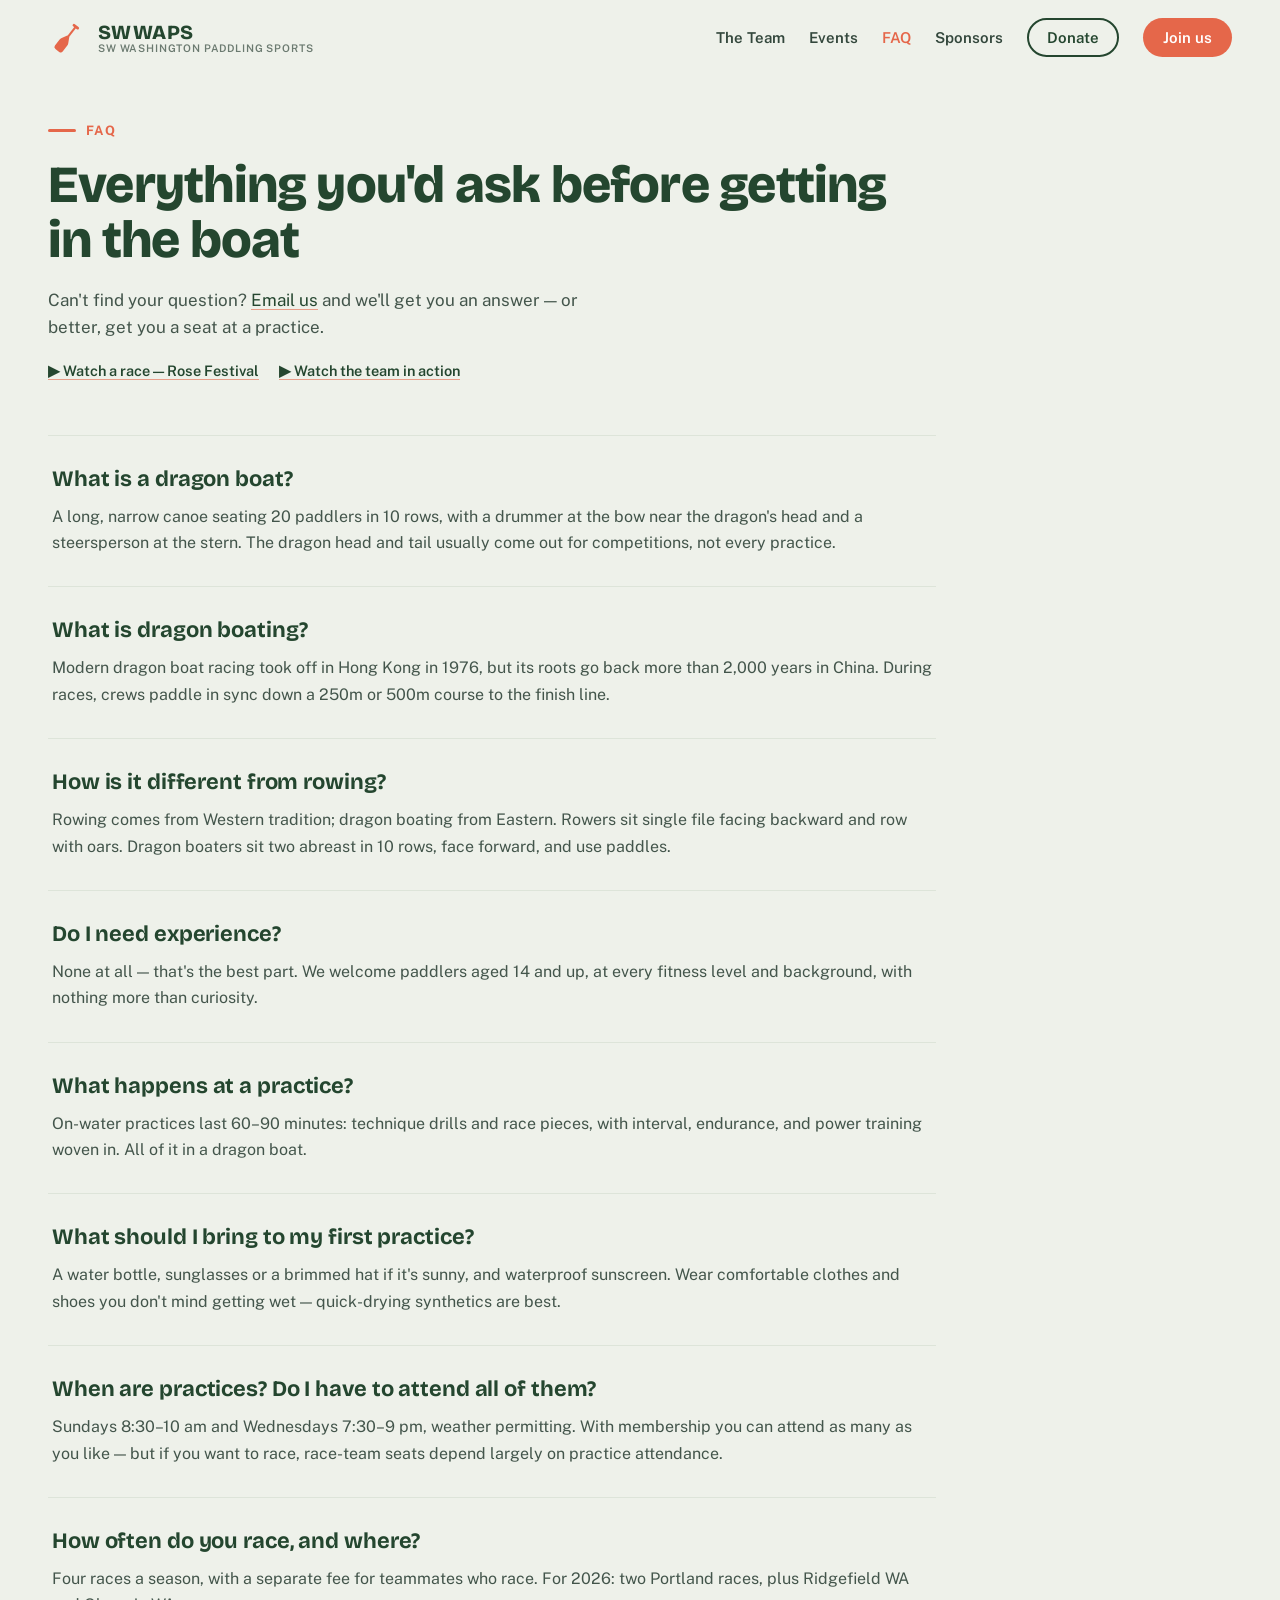
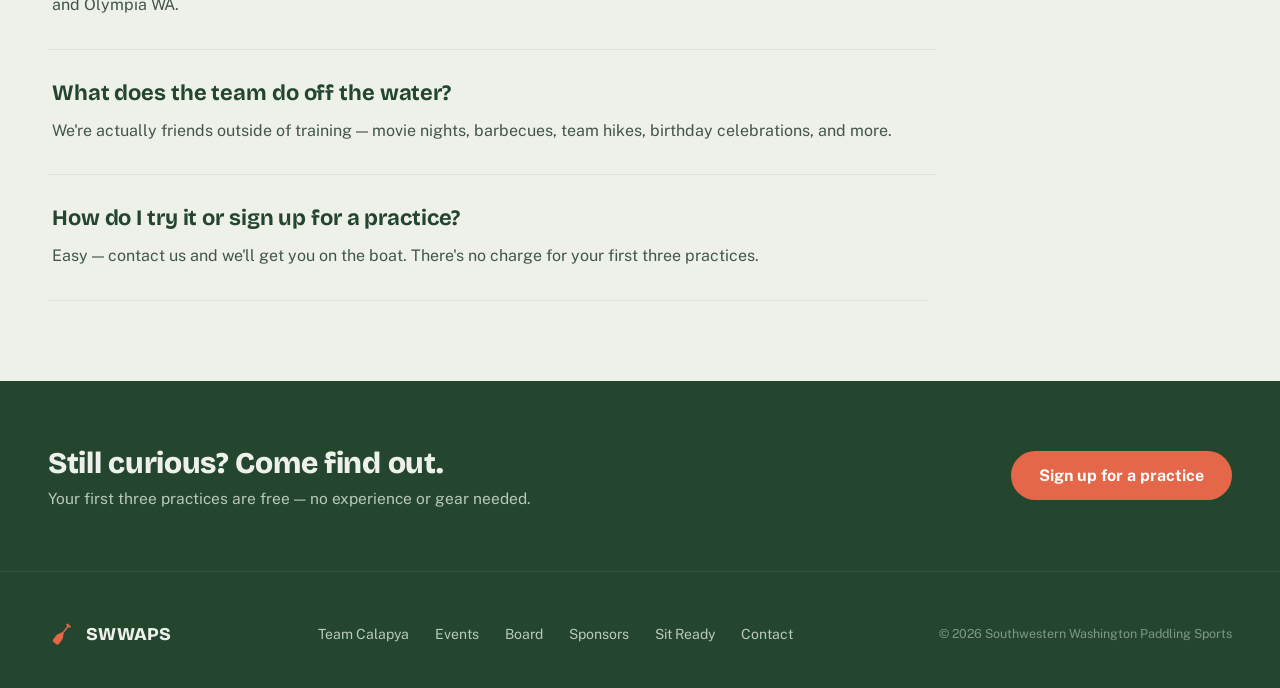
<file: faq/index.html>
<!DOCTYPE html>
<html lang="en">
<head>
<meta charset="utf-8">
<meta name="viewport" content="width=device-width, initial-scale=1">
<title>FAQ — SWWAPS</title>
<meta name="description" content="Everything you'd ask before getting in a dragon boat — practices, gear, races, and how to sign up with SWWAPS.">
<meta property="og:title" content="Everything you'd ask before getting in the boat">
<meta property="og:description" content="Can't find your question? Email us and we'll get you an answer — or better, get you a seat at a practice.">
<meta property="og:image" content="https://swwaps.github.io/swwaps.net/og.png">
<meta property="og:image:width" content="1200">
<meta property="og:image:height" content="630">
<meta property="og:image:alt" content="The SWWAPS logo and wordmark over a photo of the Calapya dragon boat team gathered at a Northwest race festival.">
<meta property="og:site_name" content="SWWAPS">
<meta property="og:type" content="website">
<meta name="twitter:card" content="summary_large_image">
<link rel="icon" href="../assets/paddle-salmon-on-fir.svg">
<link rel="preconnect" href="https://fonts.googleapis.com">
<link rel="preconnect" href="https://fonts.gstatic.com" crossorigin>
<link href="https://fonts.googleapis.com/css2?family=Bricolage+Grotesque:opsz,wght@12..96,400..800&family=Public+Sans:wght@400;500;600;700&display=swap" rel="stylesheet">
<link rel="stylesheet" href="../css/site.css">
<style>
  .faq-item { padding: 30px 4px; border-top: 1px solid var(--border); display: flex; flex-direction: column; gap: 12px; }
  .faq-item h2 { font-family: var(--display); font-weight: 700; font-size: 22px; color: var(--fir); margin: 0; letter-spacing: -0.005em; }
  .faq-item p { margin: 0; font-size: 16px; line-height: 1.65; color: var(--ink-2); }
</style>
</head>
<body>
<div class="page">

  <nav class="nav">
    <a href="../" class="brand">
      <img src="../assets/paddle-glyph-salmon.svg" alt="SWWAPS paddle mark">
      <span class="brand-text">
        <span class="brand-name">SWWAPS</span>
        <span class="brand-sub">SW Washington Paddling Sports</span>
      </span>
    </a>
    <div class="nav-links">
      <a href="../team/" class="nav-link">The Team</a>
      <a href="../events/" class="nav-link">Events</a>
      <a href="../faq/" class="nav-link active">FAQ</a>
      <a href="../support/" class="nav-link">Sponsors</a>
      <div class="nav-cta">
        <a href="https://www.zeffy.com/en-US/donation-form/general-donations-136" class="nav-donate">Donate</a>
        <a href="../team/#join" class="nav-join">Join us</a>
      </div>
    </div>
  </nav>

  <header class="container measure" style="padding-top: clamp(18px, 5.5vw, 48px); padding-bottom: clamp(28px, 5vw, 40px); display: flex; flex-direction: column; gap: 20px;">
    <div class="eyebrow"><span class="eyebrow-dash"></span>FAQ</div>
    <h1 class="page-h1" style="font-size: clamp(34px, 5.2vw, 52px); line-height: 1.05;">Everything you'd ask before getting in the boat</h1>
    <p class="page-intro">Can't find your question? <a href="mailto:steering-chair@southwesternwashingtonpaddlingsports.org">Email us</a> and we'll get you an answer — or better, get you a seat at a practice.</p>
    <div style="display: flex; gap: 20px; font-size: 14.5px; font-weight: 600; flex-wrap: wrap;">
      <a href="https://www.youtube.com/watch?v=EKLELsDP-5E">▶ Watch a race — Rose Festival</a>
      <a href="https://www.youtube.com/watch?v=ovUoWp1n5vk">▶ Watch the team in action</a>
    </div>
  </header>

  <section class="container measure" style="padding-top: 16px; padding-bottom: clamp(48px, 8.5vw, 80px); display: flex; flex-direction: column;">
    <div class="faq-item">
      <h2>What is a dragon boat?</h2>
      <p>A long, narrow canoe seating 20 paddlers in 10 rows, with a drummer at the bow near the dragon's head and a steersperson at the stern. The dragon head and tail usually come out for competitions, not every practice.</p>
    </div>
    <div class="faq-item">
      <h2>What is dragon boating?</h2>
      <p>Modern dragon boat racing took off in Hong Kong in 1976, but its roots go back more than 2,000 years in China. During races, crews paddle in sync down a 250m or 500m course to the finish line.</p>
    </div>
    <div class="faq-item">
      <h2>How is it different from rowing?</h2>
      <p>Rowing comes from Western tradition; dragon boating from Eastern. Rowers sit single file facing backward and row with oars. Dragon boaters sit two abreast in 10 rows, face forward, and use paddles.</p>
    </div>
    <div class="faq-item">
      <h2>Do I need experience?</h2>
      <p>None at all — that's the best part. We welcome paddlers aged 14 and up, at every fitness level and background, with nothing more than curiosity.</p>
    </div>
    <div class="faq-item">
      <h2>What happens at a practice?</h2>
      <p>On-water practices last 60–90 minutes: technique drills and race pieces, with interval, endurance, and power training woven in. All of it in a dragon boat.</p>
    </div>
    <div class="faq-item">
      <h2>What should I bring to my first practice?</h2>
      <p>A water bottle, sunglasses or a brimmed hat if it's sunny, and waterproof sunscreen. Wear comfortable clothes and shoes you don't mind getting wet — quick-drying synthetics are best.</p>
    </div>
    <div class="faq-item">
      <h2>When are practices? Do I have to attend all of them?</h2>
      <p>Sundays 8:30–10 am and Wednesdays 7:30–9 pm, weather permitting. With membership you can attend as many as you like — but if you want to race, race-team seats depend largely on practice attendance.</p>
    </div>
    <div class="faq-item">
      <h2>How often do you race, and where?</h2>
      <p>Four races a season, with a separate fee for teammates who race. For 2026: two Portland races, plus Ridgefield WA and Olympia WA.</p>
    </div>
    <div class="faq-item">
      <h2>What does the team do off the water?</h2>
      <p>We're actually friends outside of training — movie nights, barbecues, team hikes, birthday celebrations, and more.</p>
    </div>
    <div class="faq-item">
      <h2>How do I try it or sign up for a practice?</h2>
      <p>Easy — contact us and we'll get you on the boat. There's no charge for your first three practices.</p>
    </div>
    <div style="border-top: 1px solid var(--border);"></div>
  </section>

  <section class="cta-fir-band">
    <div class="cta-fir-inner">
      <div style="display: flex; flex-direction: column; gap: 8px;">
        <h2>Still curious? Come find out.</h2>
        <p>Your first three practices are free — no experience or gear needed.</p>
      </div>
      <a href="mailto:steering-chair@southwesternwashingtonpaddlingsports.org" class="btn btn-salmon-on-dark" style="white-space: nowrap;">Sign up for a practice</a>
    </div>
  </section>

  <footer class="footer-compact ruled">
    <div class="footer-compact-inner">
      <div class="footer-lockup">
        <img src="../assets/paddle-glyph-salmon.svg" alt="">
        <span>SWWAPS</span>
      </div>
      <div class="footer-compact-links">
        <a href="../team/">Team Calapya</a>
        <a href="../events/">Events</a>
        <a href="../board/">Board</a>
        <a href="../support/">Sponsors</a>
        <a href="https://sitready.org">Sit Ready</a>
        <a href="mailto:swwashingtonpaddlesports@gmail.com">Contact</a>
      </div>
      <span class="footer-copyright">© 2026 Southwestern Washington Paddling Sports</span>
    </div>
  </footer>
</div>
</body>
</html>
</file>
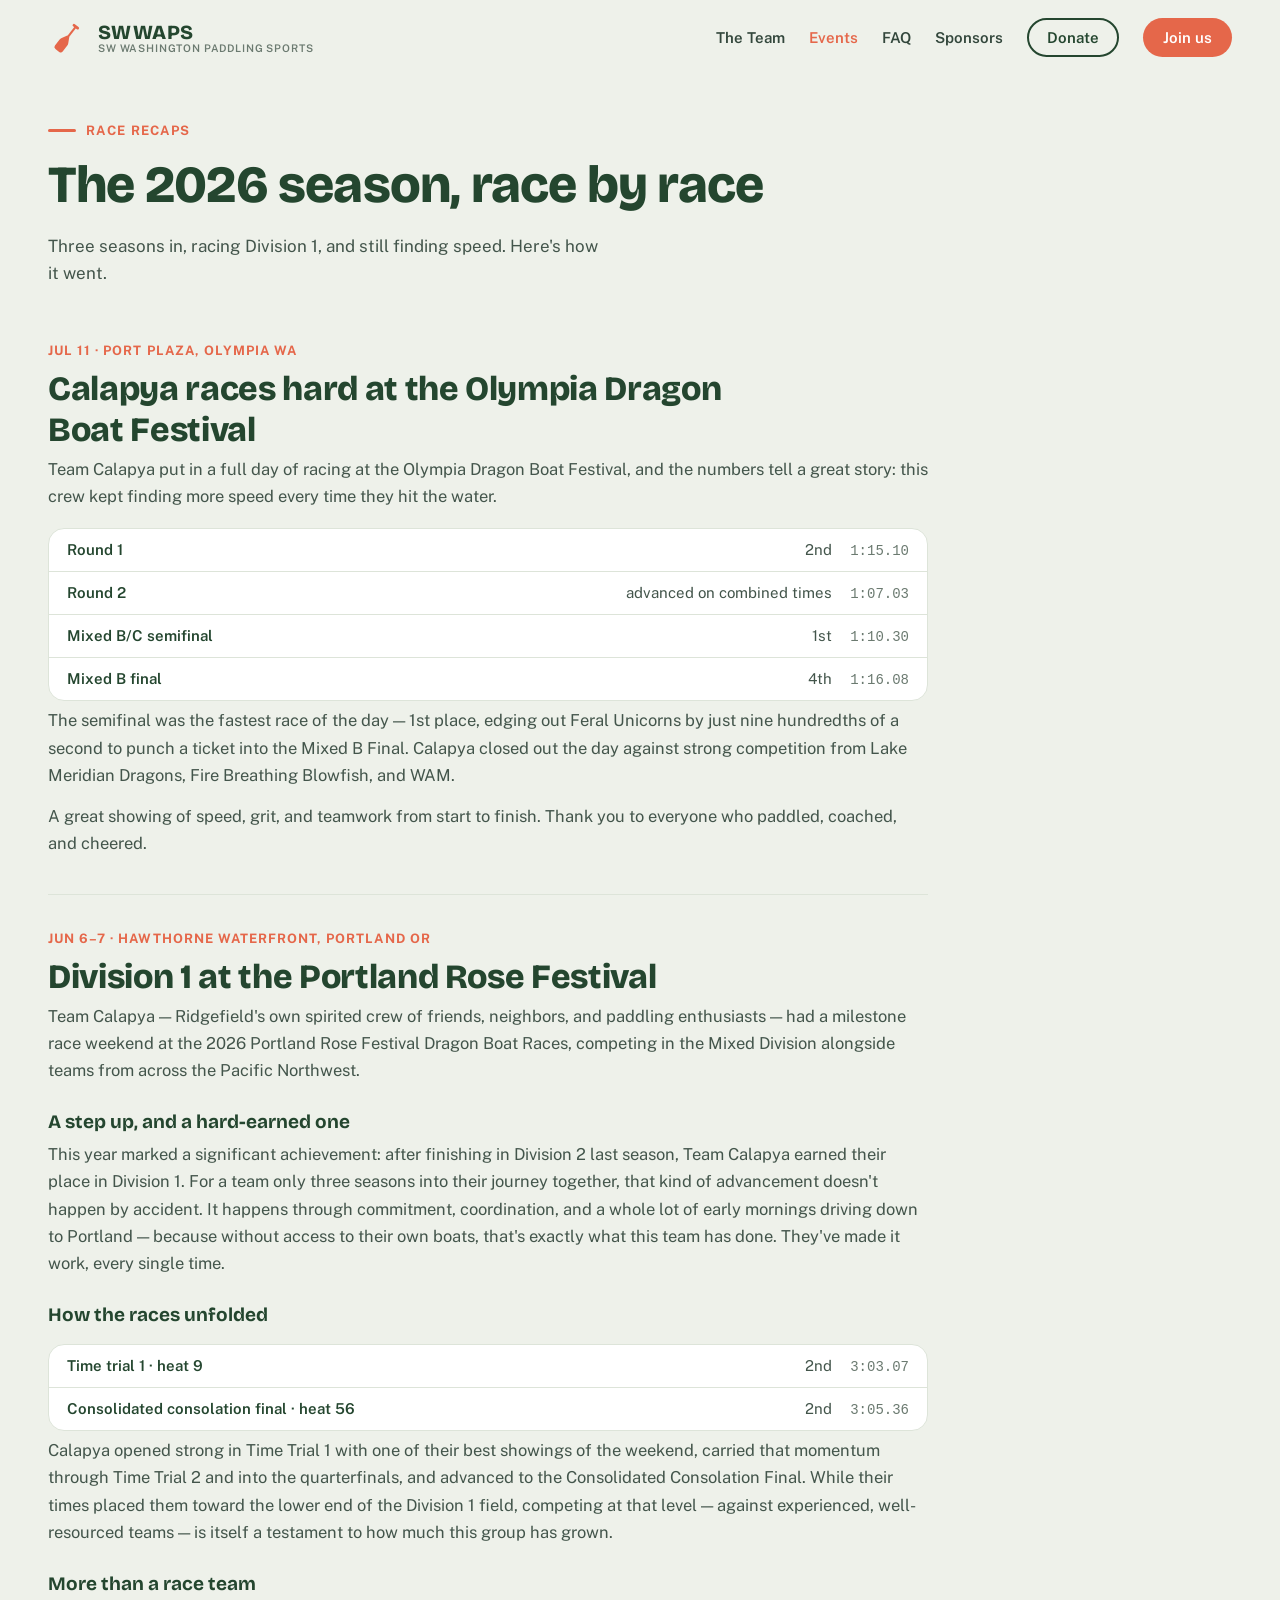
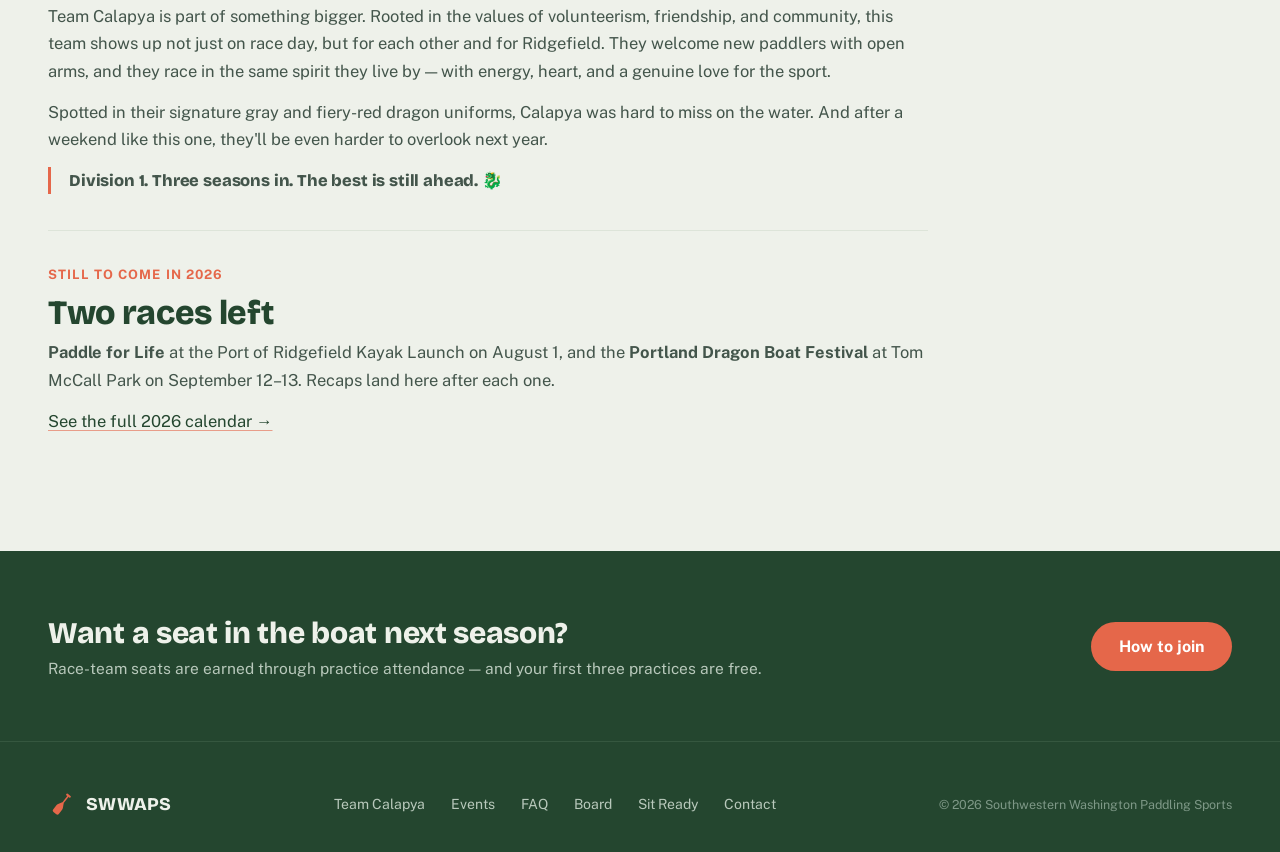
<file: recaps/index.html>
<!DOCTYPE html>
<html lang="en">
<head>
<meta charset="utf-8">
<meta name="viewport" content="width=device-width, initial-scale=1">
<title>2026 Race Recaps — SWWAPS</title>
<meta name="description" content="How Team Calapya raced in 2026 — Division 1 at the Portland Rose Festival and a full day of racing at the Olympia Dragon Boat Festival.">
<meta property="og:title" content="2026 race recaps">
<meta property="og:description" content="How Team Calapya raced in 2026 — Division 1 at the Portland Rose Festival and a full day of racing at the Olympia Dragon Boat Festival.">
<meta property="og:image" content="https://swwaps.github.io/swwaps.net/og.png">
<meta property="og:image:width" content="1200">
<meta property="og:image:height" content="630">
<meta property="og:image:alt" content="The SWWAPS logo and wordmark over a photo of the Calapya dragon boat team gathered at a Northwest race festival.">
<meta property="og:site_name" content="SWWAPS">
<meta property="og:type" content="website">
<meta name="twitter:card" content="summary_large_image">
<link rel="icon" href="../assets/paddle-salmon-on-fir.svg">
<link rel="preconnect" href="https://fonts.googleapis.com">
<link rel="preconnect" href="https://fonts.gstatic.com" crossorigin>
<link href="https://fonts.googleapis.com/css2?family=Bricolage+Grotesque:opsz,wght@12..96,400..800&family=Public+Sans:wght@400;500;600;700&display=swap" rel="stylesheet">
<link rel="stylesheet" href="../css/site.css">
<style>
  .recap { padding: 36px 0; border-top: 1px solid var(--border); }
  .recap:first-of-type { border-top: 0; padding-top: 8px; }
  .recap-meta {
    font-size: 13px; font-weight: 700; letter-spacing: .08em; text-transform: uppercase;
    color: var(--salmon); margin-bottom: 10px;
  }
  .recap h2 {
    font-family: var(--display); font-weight: 800; font-size: clamp(25px, 3.4vw, 34px);
    color: var(--fir); margin: 0 0 6px; letter-spacing: -0.01em;
  }
  .recap h3 {
    font-family: var(--display); font-weight: 700; font-size: 19px; color: var(--fir);
    margin: 26px 0 8px;
  }
  .recap p { font-size: 16.5px; line-height: 1.65; color: var(--ink-2); margin: 0 0 14px; }
  .recap p:last-child { margin-bottom: 0; }
  .results {
    margin: 18px 0 6px; background: #FFF; border: 1px solid var(--border);
    border-radius: 16px; overflow: hidden;
  }
  .results-row {
    display: flex; flex-wrap: wrap; gap: 4px 18px; align-items: baseline;
    padding: 12px 18px; border-top: 1px solid var(--border); font-size: 15px;
  }
  .results-row:first-child { border-top: 0; }
  .results-stage { flex: 1 1 200px; font-weight: 600; color: var(--fir); }
  .results-place { flex: 0 0 auto; color: var(--ink-2); }
  .results-time {
    flex: 0 0 auto; font-family: ui-monospace, SFMono-Regular, Menlo, monospace;
    font-size: 14px; color: var(--muted);
  }
  .pullquote {
    font-family: var(--display); font-weight: 800; font-size: clamp(20px, 2.6vw, 26px);
    color: var(--fir); line-height: 1.25; letter-spacing: -0.01em;
    margin: 26px 0 0; padding-left: 18px; border-left: 3px solid var(--salmon);
  }
</style>
</head>
<body>
<div class="page">

  <nav class="nav">
    <a href="../" class="brand">
      <img src="../assets/paddle-glyph-salmon.svg" alt="SWWAPS paddle mark">
      <span class="brand-text">
        <span class="brand-name">SWWAPS</span>
        <span class="brand-sub">SW Washington Paddling Sports</span>
      </span>
    </a>
    <div class="nav-links">
      <a href="../team/" class="nav-link">The Team</a>
      <a href="../events/" class="nav-link active">Events</a>
      <a href="../faq/" class="nav-link">FAQ</a>
      <a href="../support/" class="nav-link">Sponsors</a>
      <div class="nav-cta">
        <a href="https://www.zeffy.com/en-US/donation-form/general-donations-136" class="nav-donate">Donate</a>
        <a href="../team/#join" class="nav-join">Join us</a>
      </div>
    </div>
  </nav>

  <header class="container measure" style="padding-top: clamp(18px, 5.5vw, 48px); padding-bottom: clamp(28px, 5vw, 40px); display: flex; flex-direction: column; gap: 20px;">
    <div class="eyebrow"><span class="eyebrow-dash"></span>Race recaps</div>
    <h1 class="page-h1" style="font-size: clamp(34px, 5.2vw, 52px); line-height: 1.05;">The 2026 season, race by race</h1>
    <p class="page-intro">Three seasons in, racing Division 1, and still finding speed. Here's how it went.</p>
  </header>

  <section class="container measure" style="padding-top: 8px; padding-bottom: clamp(48px, 8.5vw, 80px);">

    <article class="recap">
      <div class="recap-meta">Jul 11 · Port Plaza, Olympia WA</div>
      <h2>Calapya races hard at the Olympia Dragon Boat Festival</h2>
      <p>Team Calapya put in a full day of racing at the Olympia Dragon Boat Festival, and the numbers tell a great story: this crew kept finding more speed every time they hit the water.</p>
      <div class="results">
        <div class="results-row"><span class="results-stage">Round 1</span><span class="results-place">2nd</span><span class="results-time">1:15.10</span></div>
        <div class="results-row"><span class="results-stage">Round 2</span><span class="results-place">advanced on combined times</span><span class="results-time">1:07.03</span></div>
        <div class="results-row"><span class="results-stage">Mixed B/C semifinal</span><span class="results-place">1st</span><span class="results-time">1:10.30</span></div>
        <div class="results-row"><span class="results-stage">Mixed B final</span><span class="results-place">4th</span><span class="results-time">1:16.08</span></div>
      </div>
      <p>The semifinal was the fastest race of the day — 1st place, edging out Feral Unicorns by just nine hundredths of a second to punch a ticket into the Mixed B Final. Calapya closed out the day against strong competition from Lake Meridian Dragons, Fire Breathing Blowfish, and WAM.</p>
      <p>A great showing of speed, grit, and teamwork from start to finish. Thank you to everyone who paddled, coached, and cheered.</p>
    </article>

    <article class="recap">
      <div class="recap-meta">Jun 6–7 · Hawthorne Waterfront, Portland OR</div>
      <h2>Division 1 at the Portland Rose Festival</h2>
      <p>Team Calapya — Ridgefield's own spirited crew of friends, neighbors, and paddling enthusiasts — had a milestone race weekend at the 2026 Portland Rose Festival Dragon Boat Races, competing in the Mixed Division alongside teams from across the Pacific Northwest.</p>

      <h3>A step up, and a hard-earned one</h3>
      <p>This year marked a significant achievement: after finishing in Division 2 last season, Team Calapya earned their place in Division 1. For a team only three seasons into their journey together, that kind of advancement doesn't happen by accident. It happens through commitment, coordination, and a whole lot of early mornings driving down to Portland — because without access to their own boats, that's exactly what this team has done. They've made it work, every single time.</p>

      <h3>How the races unfolded</h3>
      <div class="results">
        <div class="results-row"><span class="results-stage">Time trial 1 · heat 9</span><span class="results-place">2nd</span><span class="results-time">3:03.07</span></div>
        <div class="results-row"><span class="results-stage">Consolidated consolation final · heat 56</span><span class="results-place">2nd</span><span class="results-time">3:05.36</span></div>
      </div>
      <p>Calapya opened strong in Time Trial 1 with one of their best showings of the weekend, carried that momentum through Time Trial 2 and into the quarterfinals, and advanced to the Consolidated Consolation Final. While their times placed them toward the lower end of the Division 1 field, competing at that level — against experienced, well-resourced teams — is itself a testament to how much this group has grown.</p>

      <h3>More than a race team</h3>
      <p>Team Calapya is part of something bigger. Rooted in the values of volunteerism, friendship, and community, this team shows up not just on race day, but for each other and for Ridgefield. They welcome new paddlers with open arms, and they race in the same spirit they live by — with energy, heart, and a genuine love for the sport.</p>
      <p>Spotted in their signature gray and fiery-red dragon uniforms, Calapya was hard to miss on the water. And after a weekend like this one, they'll be even harder to overlook next year.</p>
      <p class="pullquote">Division 1. Three seasons in. The best is still ahead. 🐉</p>
    </article>

    <article class="recap">
      <div class="recap-meta">Still to come in 2026</div>
      <h2>Two races left</h2>
      <p><strong>Paddle for Life</strong> at the Port of Ridgefield Kayak Launch on August 1, and the <strong>Portland Dragon Boat Festival</strong> at Tom McCall Park on September 12–13. Recaps land here after each one.</p>
      <p><a href="../events/">See the full 2026 calendar →</a></p>
    </article>

  </section>

  <section class="cta-fir-band">
    <div class="cta-fir-inner">
      <div style="display: flex; flex-direction: column; gap: 8px;">
        <h2>Want a seat in the boat next season?</h2>
        <p>Race-team seats are earned through practice attendance — and your first three practices are free.</p>
      </div>
      <a href="../team/#join" class="btn btn-salmon-on-dark" style="white-space: nowrap;">How to join</a>
    </div>
  </section>

  <footer class="footer-compact ruled">
    <div class="footer-compact-inner">
      <div class="footer-lockup">
        <img src="../assets/paddle-glyph-salmon.svg" alt="">
        <span>SWWAPS</span>
      </div>
      <div class="footer-compact-links">
        <a href="../team/">Team Calapya</a>
        <a href="../events/">Events</a>
        <a href="../faq/">FAQ</a>
        <a href="../board/">Board</a>
        <a href="https://sitready.org">Sit Ready</a>
        <a href="mailto:swwashingtonpaddlesports@gmail.com">Contact</a>
      </div>
      <span class="footer-copyright">© 2026 Southwestern Washington Paddling Sports</span>
    </div>
  </footer>
</div>
</body>
</html>
</file>
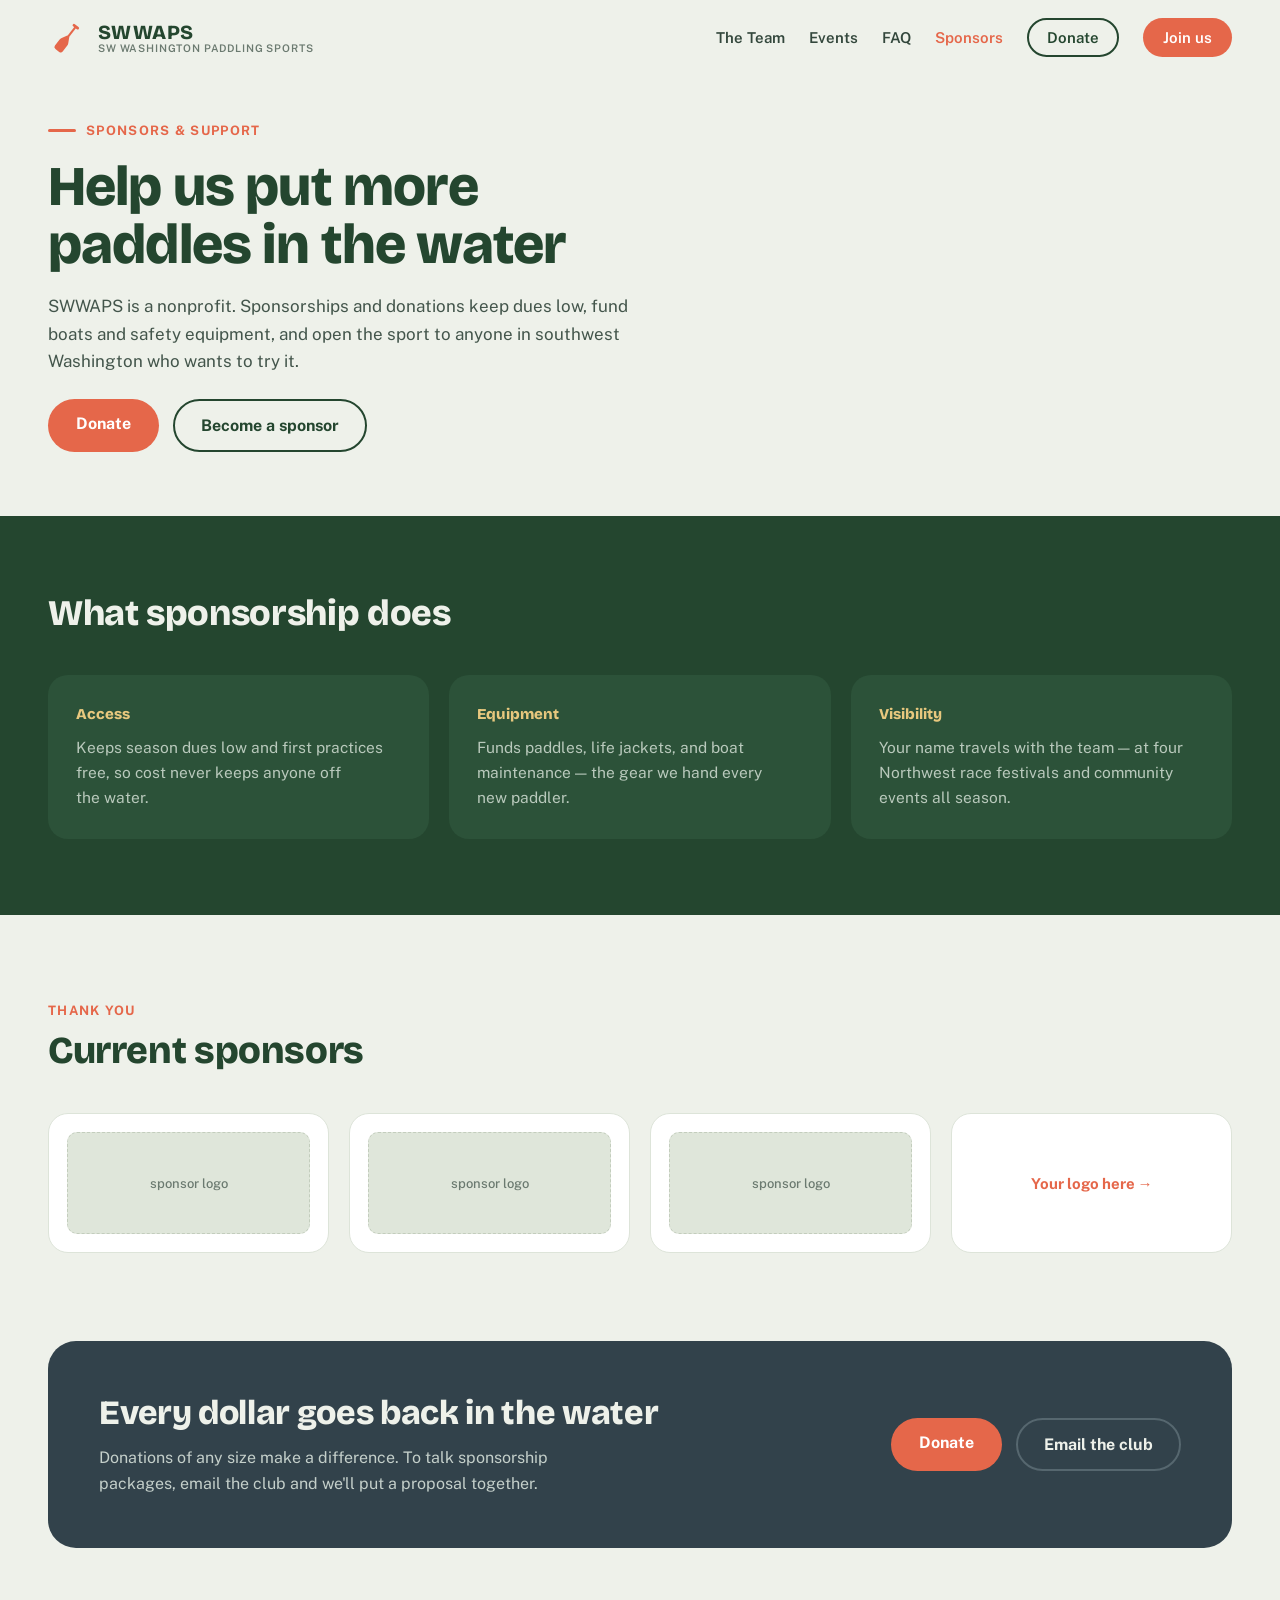
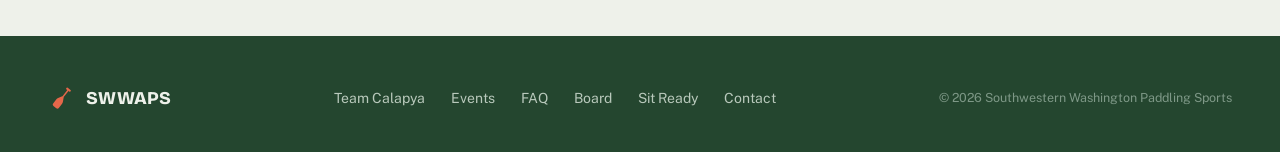
<file: support/index.html>
<!DOCTYPE html>
<html lang="en">
<head>
<meta charset="utf-8">
<meta name="viewport" content="width=device-width, initial-scale=1">
<title>Sponsors &amp; Support — SWWAPS</title>
<meta name="description" content="Sponsorships and donations keep dues low, fund equipment, and open dragon boating to anyone in southwest Washington who wants to try it.">
<meta property="og:title" content="Help us put more paddles in the water">
<meta property="og:description" content="SWWAPS is a nonprofit. Sponsorships and donations keep dues low, fund boats and safety equipment, and open the sport to anyone in southwest Washington who wants to try it.">
<meta property="og:image" content="https://swwaps.github.io/swwaps.net/og.png">
<meta property="og:image:width" content="1200">
<meta property="og:image:height" content="630">
<meta property="og:image:alt" content="SWWAPS — Twenty paddles, one boat, all welcome. Dragon boating on the lower Columbia.">
<meta property="og:site_name" content="SWWAPS">
<meta property="og:type" content="website">
<meta name="twitter:card" content="summary_large_image">
<link rel="icon" href="../assets/paddle-salmon-on-fir.svg">
<link rel="preconnect" href="https://fonts.googleapis.com">
<link rel="preconnect" href="https://fonts.gstatic.com" crossorigin>
<link href="https://fonts.googleapis.com/css2?family=Bricolage+Grotesque:opsz,wght@12..96,400..800&family=Public+Sans:wght@400;500;600;700&display=swap" rel="stylesheet">
<link rel="stylesheet" href="../css/site.css">
</head>
<body>
<div class="page">

  <nav class="nav">
    <a href="../" class="brand">
      <img src="../assets/paddle-glyph-salmon.svg" alt="SWWAPS paddle mark">
      <span class="brand-text">
        <span class="brand-name">SWWAPS</span>
        <span class="brand-sub">SW Washington Paddling Sports</span>
      </span>
    </a>
    <div class="nav-links">
      <a href="../team/" class="nav-link">The Team</a>
      <a href="../events/" class="nav-link">Events</a>
      <a href="../faq/" class="nav-link">FAQ</a>
      <a href="../support/" class="nav-link active">Sponsors</a>
      <div class="nav-cta">
        <a href="https://www.zeffy.com/en-US/donation-form/general-donations-136" class="nav-donate">Donate</a>
        <a href="../team/#join" class="nav-join">Join us</a>
      </div>
    </div>
  </nav>

  <header class="container" style="padding-top: clamp(18px, 5.5vw, 48px); padding-bottom: clamp(40px, 7vw, 64px); display: flex; flex-direction: column; gap: 20px;">
    <div class="eyebrow"><span class="eyebrow-dash"></span>Sponsors &amp; support</div>
    <h1 class="page-h1" style="font-size: clamp(35px, 5.5vw, 56px); max-width: 18ch;">Help us put more paddles in the water</h1>
    <p class="page-intro">SWWAPS is a nonprofit. Sponsorships and donations keep dues low, fund boats and safety equipment, and open the sport to anyone in southwest Washington who wants to try it.</p>
    <div style="display: flex; flex-wrap: wrap; gap: 14px; margin-top: 4px;">
      <a href="https://www.zeffy.com/en-US/donation-form/general-donations-136" class="btn btn-salmon">Donate</a>
      <a href="mailto:swwashingtonpaddlesports@gmail.com" class="btn btn-outline-fir">Become a sponsor</a>
    </div>
  </header>

  <section class="band-fir" style="padding-top: clamp(46px, 8vw, 76px); padding-bottom: clamp(46px, 8vw, 76px);">
    <div class="band-inner">
      <h2 style="font-family: var(--display); font-weight: 800; font-size: clamp(27px, 3.6vw, 36px); color: var(--on-fir); margin: 0 0 40px; letter-spacing: -0.01em;">What sponsorship does</h2>
      <div class="grid-cards">
        <div class="card card-dark">
          <span class="card-label">Access</span>
          <p>Keeps season dues low and first practices free, so cost never keeps anyone off the water.</p>
        </div>
        <div class="card card-dark">
          <span class="card-label">Equipment</span>
          <p>Funds paddles, life jackets, and boat maintenance — the gear we hand every new paddler.</p>
        </div>
        <div class="card card-dark">
          <span class="card-label">Visibility</span>
          <p>Your name travels with the team — at four Northwest race festivals and community events all season.</p>
        </div>
      </div>
    </div>
  </section>

  <section class="container" style="padding-top: clamp(52px, 9vw, 88px); padding-bottom: clamp(52px, 9vw, 88px);">
    <div style="display: flex; flex-direction: column; gap: 10px; margin-bottom: 40px;">
      <span class="eyebrow-plain">Thank you</span>
      <h2 style="font-family: var(--display); font-weight: 800; font-size: clamp(28px, 3.8vw, 38px); color: var(--fir); margin: 0; letter-spacing: -0.01em;">Current sponsors</h2>
    </div>
    <div style="display: grid; grid-template-columns: repeat(auto-fit, minmax(min(100%, 210px), 1fr)); gap: 20px;">
      <div style="background: #FFF; border: 1px solid var(--border); border-radius: 20px; padding: 18px; height: 140px; box-sizing: border-box;">
        <div class="photo-slot r10">sponsor logo</div>
      </div>
      <div style="background: #FFF; border: 1px solid var(--border); border-radius: 20px; padding: 18px; height: 140px; box-sizing: border-box;">
        <div class="photo-slot r10">sponsor logo</div>
      </div>
      <div style="background: #FFF; border: 1px solid var(--border); border-radius: 20px; padding: 18px; height: 140px; box-sizing: border-box;">
        <div class="photo-slot r10">sponsor logo</div>
      </div>
      <div style="background: #FFF; border: 1px solid var(--border); border-radius: 20px; padding: 18px; height: 140px; box-sizing: border-box; display: flex; align-items: center; justify-content: center;">
        <a href="mailto:swwashingtonpaddlesports@gmail.com" style="text-decoration: none; font-weight: 700; font-size: 15px; color: var(--salmon);">Your logo here →</a>
      </div>
    </div>
  </section>

  <section class="container" style="padding-bottom: clamp(52px, 9vw, 88px);">
    <div class="cta-basalt">
      <div style="display: flex; flex-direction: column; gap: 12px;">
        <h2>Every dollar goes back in the water</h2>
        <p>Donations of any size make a difference. To talk sponsorship packages, email the club and we'll put a proposal together.</p>
      </div>
      <div style="display: flex; gap: 14px; flex-wrap: wrap;">
        <a href="https://www.zeffy.com/en-US/donation-form/general-donations-136" class="btn btn-salmon-on-dark">Donate</a>
        <a href="mailto:swwashingtonpaddlesports@gmail.com" class="btn btn-outline-dark">Email the club</a>
      </div>
    </div>
  </section>

  <footer class="footer-compact">
    <div class="footer-compact-inner">
      <div class="footer-lockup">
        <img src="../assets/paddle-glyph-salmon.svg" alt="">
        <span>SWWAPS</span>
      </div>
      <div class="footer-compact-links">
        <a href="../team/">Team Calapya</a>
        <a href="../events/">Events</a>
        <a href="../faq/">FAQ</a>
        <a href="../board/">Board</a>
        <a href="https://sitready.org">Sit Ready</a>
        <a href="mailto:swwashingtonpaddlesports@gmail.com">Contact</a>
      </div>
      <span class="footer-copyright">© 2026 Southwestern Washington Paddling Sports</span>
    </div>
  </footer>
</div>
</body>
</html>
</file>
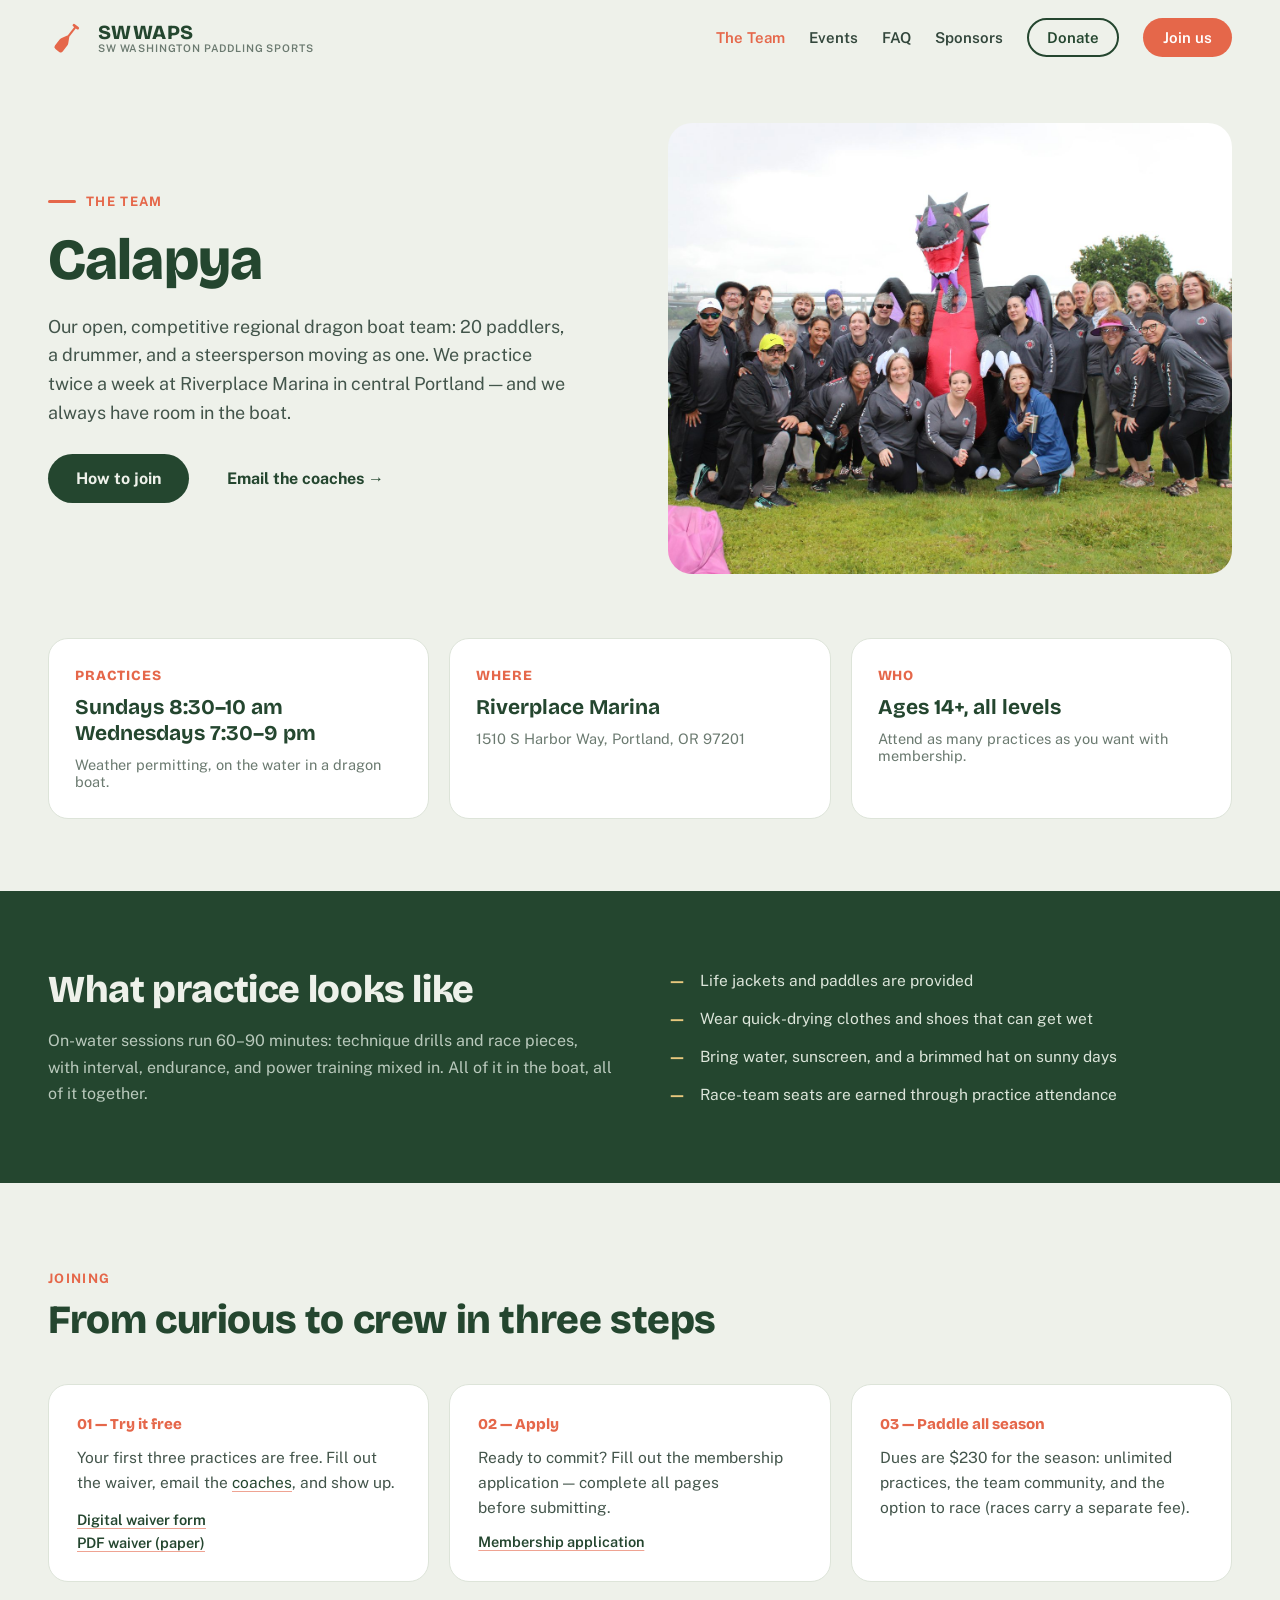
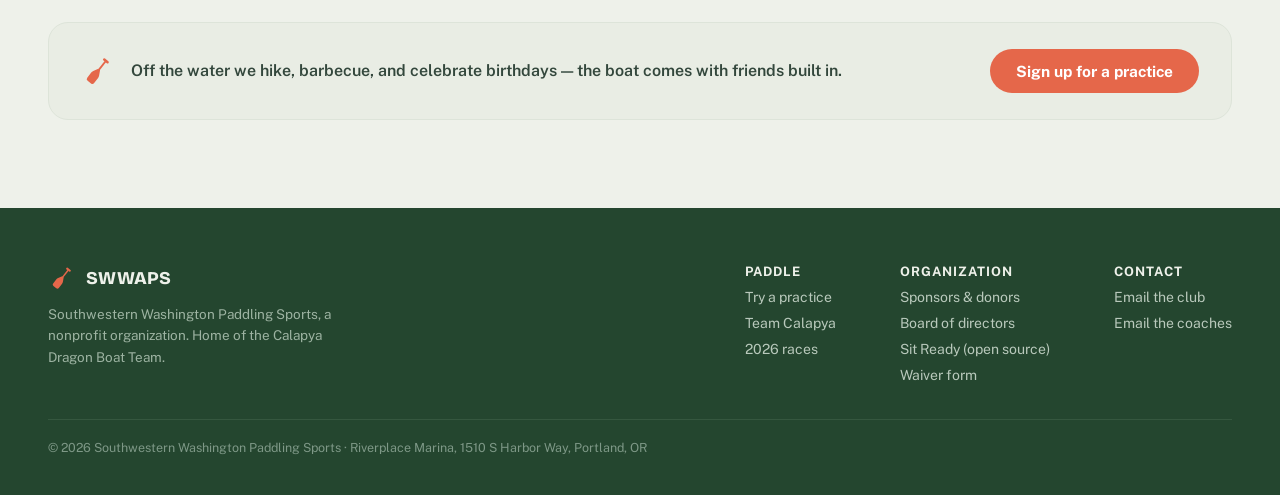
<file: team/index.html>
<!DOCTYPE html>
<html lang="en">
<head>
<meta charset="utf-8">
<meta name="viewport" content="width=device-width, initial-scale=1">
<title>The Team — SWWAPS</title>
<meta name="description" content="Calapya is SWWAPS's open, competitive dragon boat team. Practices twice a week at Riverplace Marina in Portland — first three practices free.">
<meta property="og:title" content="Calapya">
<meta property="og:description" content="Our open, competitive regional dragon boat team: 20 paddlers, a drummer, and a steersperson moving as one. We practice twice a week at Riverplace Marina in central Portland — and we always have room in the boat.">
<meta property="og:image" content="https://swwaps.github.io/swwaps.net/og.png">
<meta property="og:image:width" content="1200">
<meta property="og:image:height" content="630">
<meta property="og:image:alt" content="The SWWAPS logo and wordmark over a photo of the Calapya dragon boat team gathered at a Northwest race festival.">
<meta property="og:site_name" content="SWWAPS">
<meta property="og:type" content="website">
<meta name="twitter:card" content="summary_large_image">
<link rel="icon" href="../assets/paddle-salmon-on-fir.svg">
<link rel="preconnect" href="https://fonts.googleapis.com">
<link rel="preconnect" href="https://fonts.gstatic.com" crossorigin>
<link href="https://fonts.googleapis.com/css2?family=Bricolage+Grotesque:opsz,wght@12..96,400..800&family=Public+Sans:wght@400;500;600;700&display=swap" rel="stylesheet">
<link rel="stylesheet" href="../css/site.css">
</head>
<body>
<div class="page">

  <nav class="nav">
    <a href="../" class="brand">
      <img src="../assets/paddle-glyph-salmon.svg" alt="SWWAPS paddle mark">
      <span class="brand-text">
        <span class="brand-name">SWWAPS</span>
        <span class="brand-sub">SW Washington Paddling Sports</span>
      </span>
    </a>
    <div class="nav-links">
      <a href="../team/" class="nav-link active">The Team</a>
      <a href="../events/" class="nav-link">Events</a>
      <a href="../faq/" class="nav-link">FAQ</a>
      <a href="../support/" class="nav-link">Sponsors</a>
      <div class="nav-cta">
        <a href="https://www.zeffy.com/en-US/donation-form/general-donations-136" class="nav-donate">Donate</a>
        <a href="#join" class="nav-join">Join us</a>
      </div>
    </div>
  </nav>

  <header class="container grid-2" style="padding-top: clamp(18px, 5.5vw, 48px); padding-bottom: clamp(40px, 7vw, 64px);">
    <div style="display: flex; flex-direction: column; gap: 22px;">
      <div class="eyebrow"><span class="eyebrow-dash"></span>The team</div>
      <h1 class="page-h1" style="font-size: clamp(36px, 5.6vw, 58px); line-height: 1.02;">Calapya</h1>
      <p style="font-size: 18px; line-height: 1.6; color: var(--ink-2); margin: 0; max-width: 48ch;">Our open, competitive regional dragon boat team: 20 paddlers, a drummer, and a steersperson moving as one. We practice twice a week at Riverplace Marina in central Portland — and we always have room in the boat.</p>
      <div style="display: flex; flex-wrap: wrap; gap: 14px; align-items: center; margin-top: 4px;">
        <a href="#join" class="btn btn-fir">How to join</a>
        <a href="mailto:coach@calapya.org" class="btn-text">Email the coaches →</a>
      </div>
    </div>
    <div style="width: 100%; aspect-ratio: 4 / 3.2;">
      <img class="photo-img r24" src="../assets/photos/team-tent.jpg" alt="Calapya team at their race tent">
    </div>
  </header>

  <section class="container grid-cards" style="padding-bottom: clamp(44px, 7.5vw, 72px);">
    <div class="card" style="padding: 28px 26px; gap: 10px;">
      <span style="font-family: var(--display); font-weight: 800; font-size: 14px; letter-spacing: .06em; text-transform: uppercase; color: var(--salmon);">Practices</span>
      <span style="font-family: var(--display); font-weight: 700; font-size: 21px; color: var(--fir);">Sundays 8:30–10 am<br>Wednesdays 7:30–9 pm</span>
      <span style="font-size: 14.5px; color: var(--muted);">Weather permitting, on the water in a dragon boat.</span>
    </div>
    <div class="card" style="padding: 28px 26px; gap: 10px;">
      <span style="font-family: var(--display); font-weight: 800; font-size: 14px; letter-spacing: .06em; text-transform: uppercase; color: var(--salmon);">Where</span>
      <span style="font-family: var(--display); font-weight: 700; font-size: 21px; color: var(--fir);">Riverplace Marina</span>
      <span style="font-size: 14.5px; color: var(--muted);">1510 S Harbor Way, Portland, OR 97201</span>
    </div>
    <div class="card" style="padding: 28px 26px; gap: 10px;">
      <span style="font-family: var(--display); font-weight: 800; font-size: 14px; letter-spacing: .06em; text-transform: uppercase; color: var(--salmon);">Who</span>
      <span style="font-family: var(--display); font-weight: 700; font-size: 21px; color: var(--fir);">Ages 14+, all levels</span>
      <span style="font-size: 14.5px; color: var(--muted);">Attend as many practices as you want with membership.</span>
    </div>
  </section>

  <section class="band-fir" style="padding-top: clamp(46px, 8vw, 76px); padding-bottom: clamp(46px, 8vw, 76px);">
    <div class="band-inner grid-2">
      <div style="display: flex; flex-direction: column; gap: 16px;">
        <h2 style="font-family: var(--display); font-weight: 800; font-size: clamp(28px, 3.8vw, 38px); color: var(--on-fir); margin: 0; letter-spacing: -0.01em;">What practice looks like</h2>
        <p style="font-size: 16px; line-height: 1.65; margin: 0;">On-water sessions run 60–90 minutes: technique drills and race pieces, with interval, endurance, and power training mixed in. All of it in the boat, all of it together.</p>
      </div>
      <ul class="dash-list on-dark">
        <li>Life jackets and paddles are provided</li>
        <li>Wear quick-drying clothes and shoes that can get wet</li>
        <li>Bring water, sunscreen, and a brimmed hat on sunny days</li>
        <li>Race-team seats are earned through practice attendance</li>
      </ul>
    </div>
  </section>

  <section id="join" class="container" style="padding-top: clamp(52px, 9vw, 88px); padding-bottom: clamp(52px, 9vw, 88px);">
    <div style="display: flex; flex-direction: column; gap: 10px; margin-bottom: 40px;">
      <span class="eyebrow-plain">Joining</span>
      <h2 class="h2">From curious to crew in three steps</h2>
    </div>
    <div class="grid-cards">
      <div class="card">
        <span class="card-label">01 — Try it free</span>
        <p>Your first three practices are free. Fill out the waiver, email the <a href="mailto:coach@calapya.org">coaches</a>, and show up.</p>
        <div style="display: flex; flex-direction: column; gap: 6px; margin-top: auto; font-size: 14.5px; font-weight: 600;">
          <a href="https://form.jotform.com/261236530807050">Digital waiver form</a>
          <a href="../waiver.pdf">PDF waiver (paper)</a>
        </div>
      </div>
      <div class="card">
        <span class="card-label">02 — Apply</span>
        <p>Ready to commit? Fill out the membership application — complete all pages before submitting.</p>
        <div style="margin-top: auto;"><a href="https://form.jotform.com/253496995503067" style="font-size: 14.5px; font-weight: 600;">Membership application</a></div>
      </div>
      <div class="card">
        <span class="card-label">03 — Paddle all season</span>
        <p>Dues are $230 for the season: unlimited practices, the team community, and the option to race (races carry a separate fee).</p>
      </div>
    </div>
    <div style="margin-top: 40px; background: var(--fog-alt); border: 1px solid var(--border); border-radius: 20px; padding: 26px clamp(20px, 5vw, 32px); display: flex; align-items: center; justify-content: space-between; gap: 24px; flex-wrap: wrap;">
      <div style="display: flex; align-items: center; gap: 16px;">
        <img src="../assets/paddle-glyph-salmon.svg" alt="" style="width: 34px; height: 34px;">
        <span style="font-size: 16px; color: var(--nav-ink); font-weight: 600;">Off the water we hike, barbecue, and celebrate birthdays — the boat comes with friends built in.</span>
      </div>
      <a href="mailto:coach@calapya.org" class="btn btn-sm btn-salmon" style="white-space: nowrap;">Sign up for a practice</a>
    </div>
  </section>

  <footer class="footer">
    <div class="footer-inner">
      <div class="footer-top">
        <div class="footer-brand">
          <div class="footer-lockup">
            <img src="../assets/paddle-glyph-salmon.svg" alt="">
            <span>SWWAPS</span>
          </div>
          <p class="footer-mission">Southwestern Washington Paddling Sports, a nonprofit organization. Home of the Calapya Dragon Boat Team.</p>
        </div>
        <div class="footer-cols">
          <div class="footer-col">
            <span class="footer-col-title">Paddle</span>
            <a href="../team/#join">Try a practice</a>
            <a href="../team/">Team Calapya</a>
            <a href="../events/">2026 races</a>
          </div>
          <div class="footer-col">
            <span class="footer-col-title">Organization</span>
            <a href="../support/">Sponsors &amp; donors</a>
            <a href="../board/">Board of directors</a>
            <a href="https://sitready.org">Sit Ready (open source)</a>
            <a href="https://form.jotform.com/261236530807050">Waiver form</a>
          </div>
          <div class="footer-col">
            <span class="footer-col-title">Contact</span>
            <a href="mailto:swwashingtonpaddlesports@gmail.com">Email the club</a>
            <a href="mailto:coach@calapya.org">Email the coaches</a>
          </div>
        </div>
      </div>
      <div class="footer-rule">© 2026 Southwestern Washington Paddling Sports · Riverplace Marina, 1510 S Harbor Way, Portland, OR</div>
    </div>
  </footer>
</div>
</body>
</html>
</file>
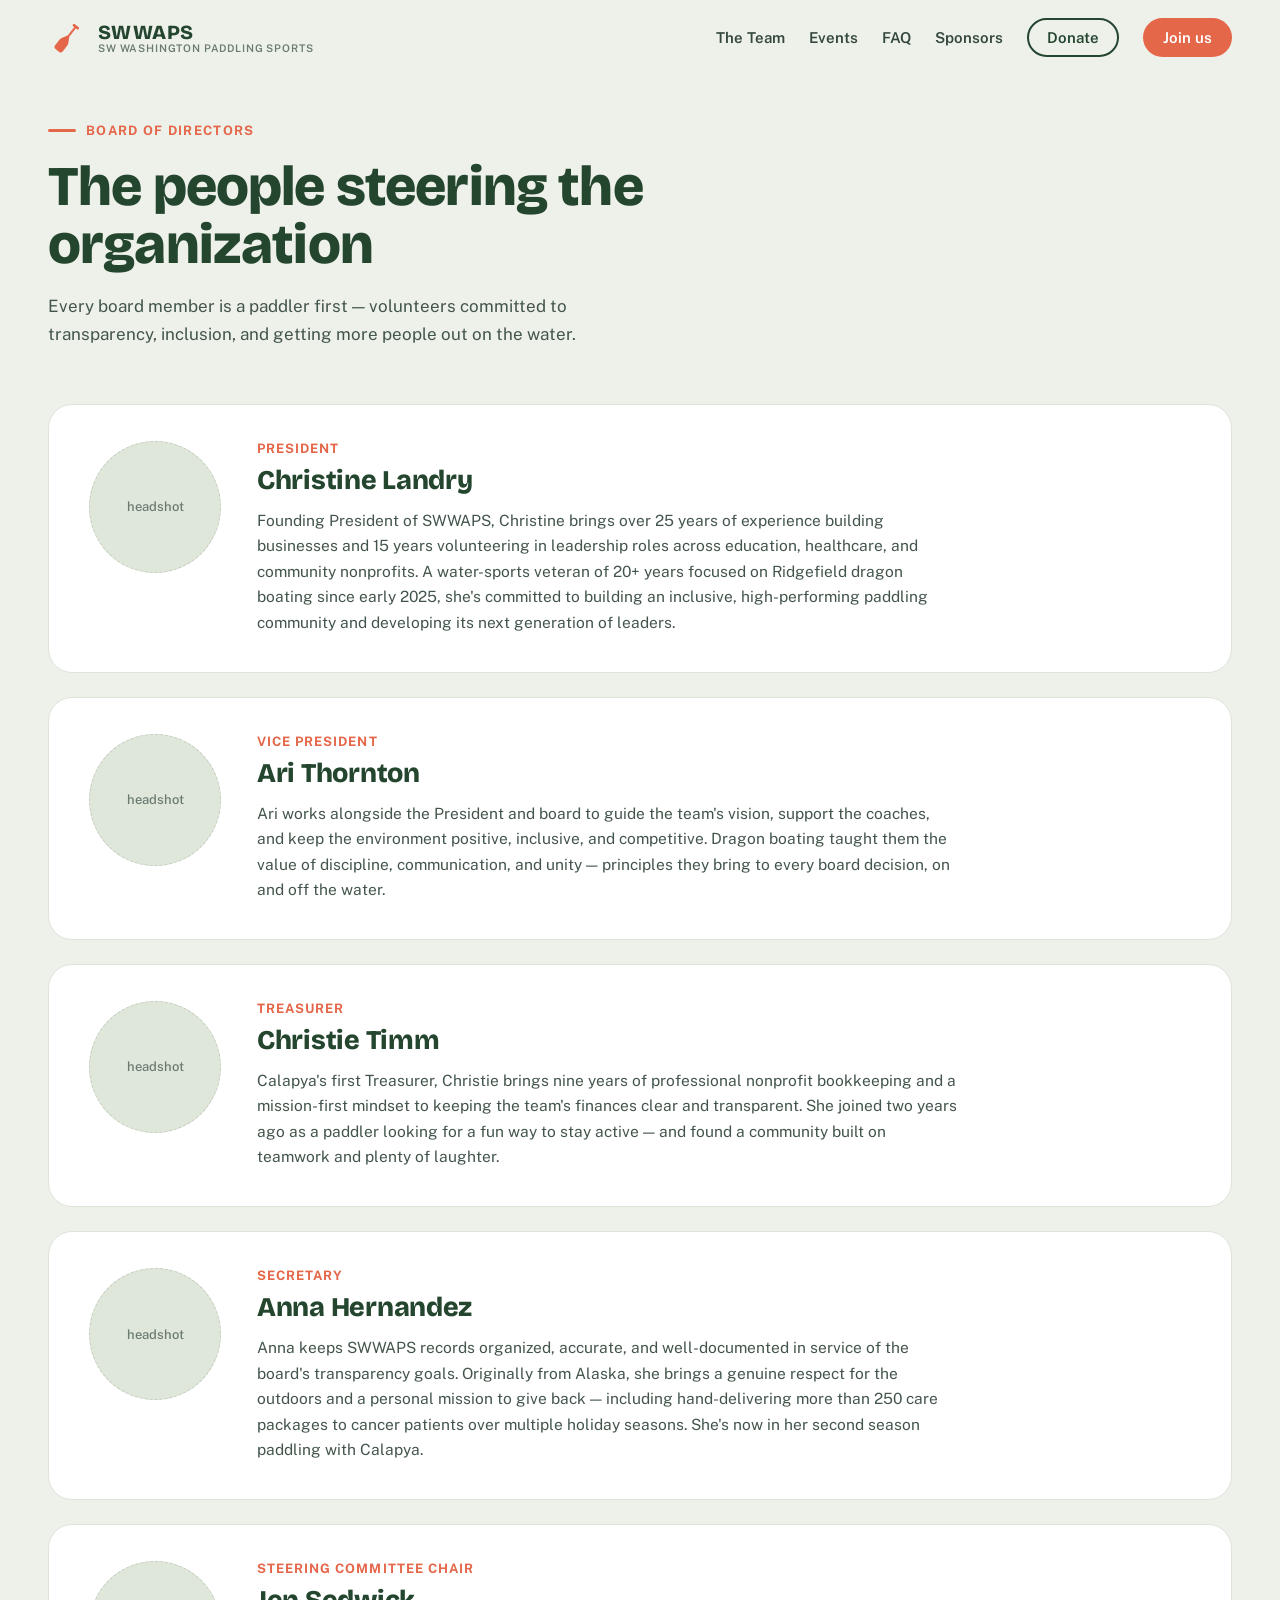
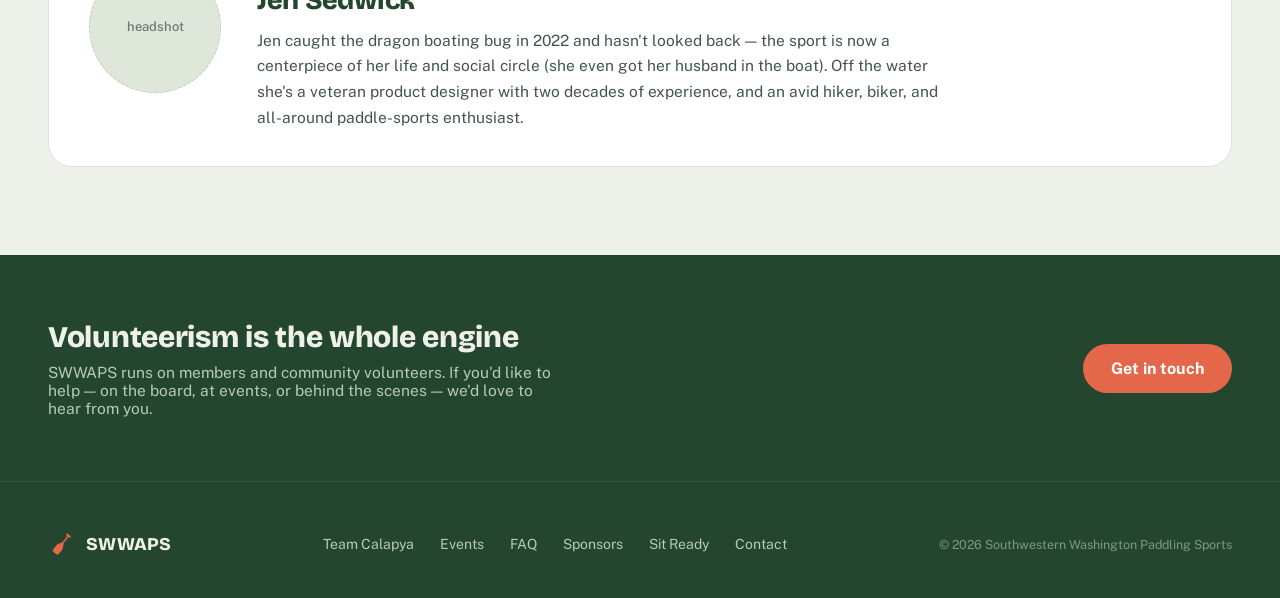
<file: board.html>
<!DOCTYPE html>
<html lang="en">
<head>
<meta charset="utf-8">
<meta name="viewport" content="width=device-width, initial-scale=1">
<title>Board of Directors — SWWAPS</title>
<meta name="description" content="Meet the SWWAPS board of directors — paddlers first, volunteers committed to transparency, inclusion, and getting more people out on the water.">
<link rel="icon" href="assets/paddle-salmon-on-fir.svg">
<link rel="preconnect" href="https://fonts.googleapis.com">
<link rel="preconnect" href="https://fonts.gstatic.com" crossorigin>
<link href="https://fonts.googleapis.com/css2?family=Bricolage+Grotesque:opsz,wght@12..96,400..800&family=Public+Sans:wght@400;500;600;700&display=swap" rel="stylesheet">
<link rel="stylesheet" href="css/site.css">
<style>
  .board-card {
    background: #FFF; border: 1px solid var(--border); border-radius: 24px;
    padding: clamp(24px, 3vw, 36px) clamp(22px, 3.2vw, 40px);
    display: flex; flex-wrap: wrap; gap: 24px 36px; align-items: flex-start;
  }
  .board-headshot { width: 132px; height: 132px; flex: 0 0 auto; }
  .board-info { display: flex; flex-direction: column; gap: 8px; flex: 1 1 320px; }
  .board-role { font-size: 13px; font-weight: 700; letter-spacing: .08em; text-transform: uppercase; color: var(--salmon); }
  .board-name { font-family: var(--display); font-weight: 800; font-size: 27px; color: var(--fir); margin: 0; letter-spacing: -0.01em; }
  .board-bio { margin: 4px 0 0; font-size: 15.5px; line-height: 1.65; color: var(--ink-2); max-width: 78ch; }
</style>
</head>
<body>
<div class="page">

  <nav class="nav">
    <a href="index.html" class="brand">
      <img src="assets/paddle-glyph-salmon.svg" alt="SWWAPS paddle mark">
      <span class="brand-text">
        <span class="brand-name">SWWAPS</span>
        <span class="brand-sub">SW Washington Paddling Sports</span>
      </span>
    </a>
    <div class="nav-links">
      <a href="team.html" class="nav-link">The Team</a>
      <a href="events.html" class="nav-link">Events</a>
      <a href="faq.html" class="nav-link">FAQ</a>
      <a href="support.html" class="nav-link">Sponsors</a>
      <a href="https://www.zeffy.com/en-US/donation-form/general-donations-136" class="nav-donate">Donate</a>
      <a href="team.html#join" class="nav-join">Join us</a>
    </div>
  </nav>

  <header class="container" style="padding-top: 48px; padding-bottom: 56px; display: flex; flex-direction: column; gap: 20px;">
    <div class="eyebrow"><span class="eyebrow-dash"></span>Board of directors</div>
    <h1 class="page-h1" style="font-size: clamp(35px, 5.5vw, 56px); max-width: 20ch;">The people steering the organization</h1>
    <p class="page-intro">Every board member is a paddler first — volunteers committed to transparency, inclusion, and getting more people out on the water.</p>
  </header>

  <section class="container" style="padding-bottom: 88px; display: flex; flex-direction: column; gap: 24px;">
    <div class="board-card">
      <div class="board-headshot"><div class="photo-slot circle">headshot</div></div>
      <div class="board-info">
        <span class="board-role">President</span>
        <h2 class="board-name">Christine Landry</h2>
        <p class="board-bio">Founding President of SWWAPS, Christine brings over 25 years of experience building businesses and 15 years volunteering in leadership roles across education, healthcare, and community nonprofits. A water-sports veteran of 20+ years focused on Ridgefield dragon boating since early 2025, she's committed to building an inclusive, high-performing paddling community and developing its next generation of leaders.</p>
      </div>
    </div>
    <div class="board-card">
      <div class="board-headshot"><div class="photo-slot circle">headshot</div></div>
      <div class="board-info">
        <span class="board-role">Vice President</span>
        <h2 class="board-name">Ari Thornton</h2>
        <p class="board-bio">Ari works alongside the President and board to guide the team's vision, support the coaches, and keep the environment positive, inclusive, and competitive. Dragon boating taught them the value of discipline, communication, and unity — principles they bring to every board decision, on and off the water.</p>
      </div>
    </div>
    <div class="board-card">
      <div class="board-headshot"><div class="photo-slot circle">headshot</div></div>
      <div class="board-info">
        <span class="board-role">Treasurer</span>
        <h2 class="board-name">Christie Timm</h2>
        <p class="board-bio">Calapya's first Treasurer, Christie brings nine years of professional nonprofit bookkeeping and a mission-first mindset to keeping the team's finances clear and transparent. She joined two years ago as a paddler looking for a fun way to stay active — and found a community built on teamwork and plenty of laughter.</p>
      </div>
    </div>
    <div class="board-card">
      <div class="board-headshot"><div class="photo-slot circle">headshot</div></div>
      <div class="board-info">
        <span class="board-role">Secretary</span>
        <h2 class="board-name">Anna Hernandez</h2>
        <p class="board-bio">Anna keeps SWWAPS records organized, accurate, and well-documented in service of the board's transparency goals. Originally from Alaska, she brings a genuine respect for the outdoors and a personal mission to give back — including hand-delivering more than 250 care packages to cancer patients over multiple holiday seasons. She's now in her second season paddling with Calapya.</p>
      </div>
    </div>
    <div class="board-card">
      <div class="board-headshot"><div class="photo-slot circle">headshot</div></div>
      <div class="board-info">
        <span class="board-role">Steering Committee Chair</span>
        <h2 class="board-name">Jen Sedwick</h2>
        <p class="board-bio">Jen caught the dragon boating bug in 2022 and hasn't looked back — the sport is now a centerpiece of her life and social circle (she even got her husband in the boat). Off the water she's a veteran product designer with two decades of experience, and an avid hiker, biker, and all-around paddle-sports enthusiast.</p>
      </div>
    </div>
  </section>

  <section class="cta-fir-band">
    <div class="cta-fir-inner">
      <div style="display: flex; flex-direction: column; gap: 8px;">
        <h2>Volunteerism is the whole engine</h2>
        <p style="max-width: 56ch;">SWWAPS runs on members and community volunteers. If you'd like to help — on the board, at events, or behind the scenes — we'd love to hear from you.</p>
      </div>
      <a href="mailto:swwashingtonpaddlesports@gmail.com" class="btn btn-salmon-on-dark" style="white-space: nowrap;">Get in touch</a>
    </div>
  </section>

  <footer class="footer-compact ruled">
    <div class="footer-compact-inner">
      <div class="footer-lockup">
        <img src="assets/paddle-glyph-salmon.svg" alt="">
        <span>SWWAPS</span>
      </div>
      <div class="footer-compact-links">
        <a href="team.html">Team Calapya</a>
        <a href="events.html">Events</a>
        <a href="faq.html">FAQ</a>
        <a href="support.html">Sponsors</a>
        <a href="https://sitready.org">Sit Ready</a>
        <a href="mailto:swwashingtonpaddlesports@gmail.com">Contact</a>
      </div>
      <span class="footer-copyright">© 2026 Southwestern Washington Paddling Sports</span>
    </div>
  </footer>
</div>
</body>
</html>
</file>
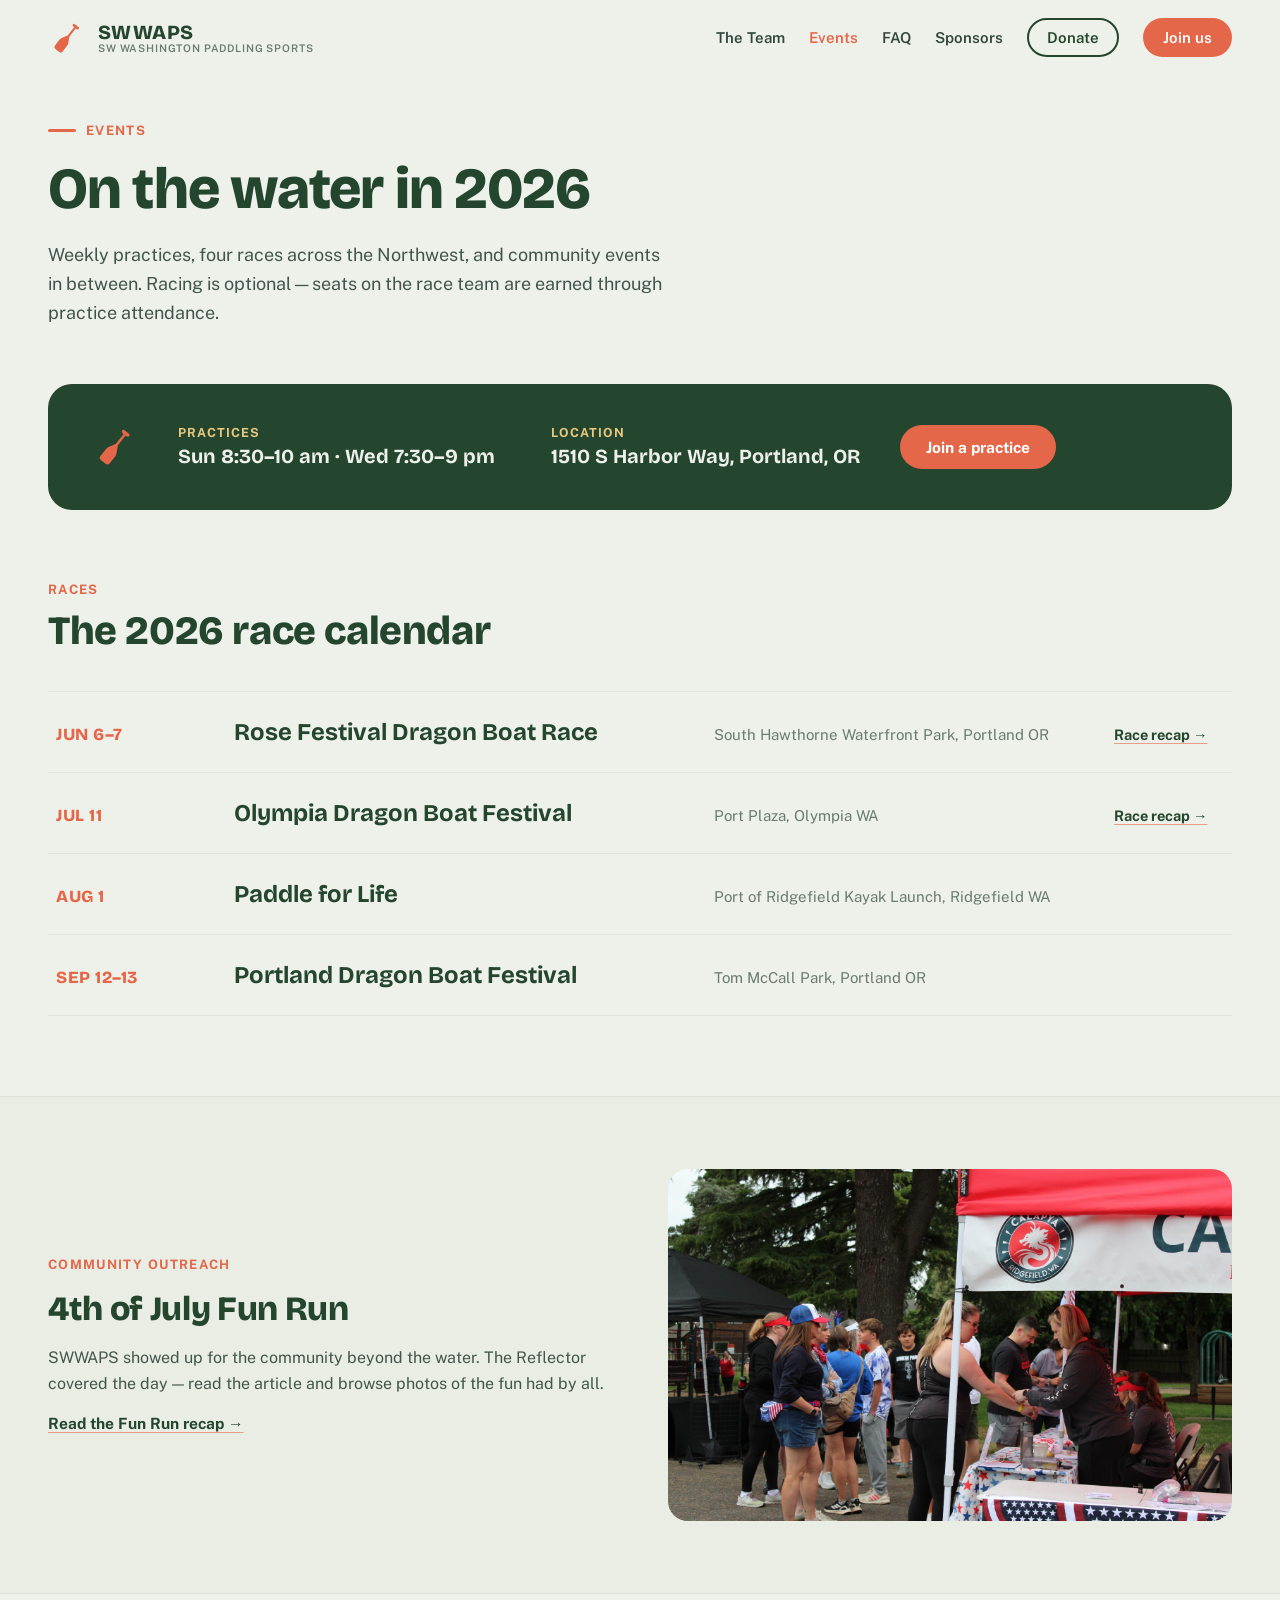
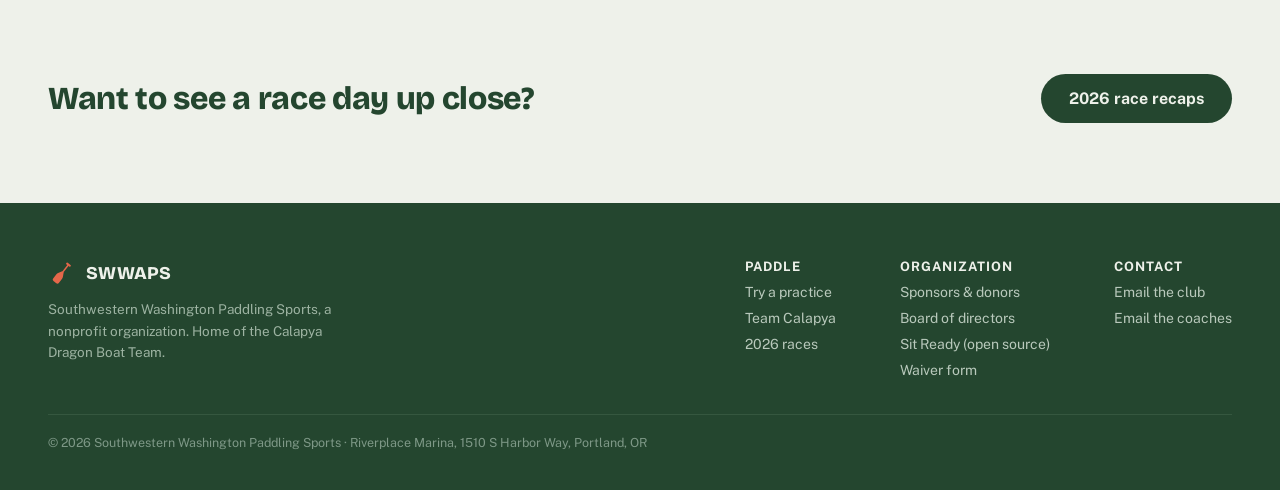
<file: events.html>
<!DOCTYPE html>
<html lang="en">
<head>
<meta charset="utf-8">
<meta name="viewport" content="width=device-width, initial-scale=1">
<title>Events — SWWAPS</title>
<meta name="description" content="Weekly practices, four races across the Northwest, and community events in between. The SWWAPS 2026 race calendar.">
<link rel="icon" href="assets/paddle-salmon-on-fir.svg">
<link rel="preconnect" href="https://fonts.googleapis.com">
<link rel="preconnect" href="https://fonts.gstatic.com" crossorigin>
<link href="https://fonts.googleapis.com/css2?family=Bricolage+Grotesque:opsz,wght@12..96,400..800&family=Public+Sans:wght@400;500;600;700&display=swap" rel="stylesheet">
<link rel="stylesheet" href="css/site.css">
<style>
  .race-row { display: flex; flex-wrap: wrap; gap: 10px 28px; align-items: baseline; padding: 26px 8px; border-top: 1px solid var(--border); }
  .race-date { font-family: var(--display); font-weight: 800; font-size: 17px; color: var(--salmon); text-transform: uppercase; letter-spacing: .03em; flex: 0 0 150px; }
  .race-name { font-family: var(--display); font-weight: 700; font-size: 24px; color: var(--fir); flex: 1 1 300px; }
  .race-place { font-size: 15px; color: var(--muted); flex: 1 1 220px; }
  .race-recap { font-size: 14.5px; font-weight: 700; white-space: nowrap; flex: 0 0 110px; }
</style>
</head>
<body>
<div class="page">

  <nav class="nav">
    <a href="index.html" class="brand">
      <img src="assets/paddle-glyph-salmon.svg" alt="SWWAPS paddle mark">
      <span class="brand-text">
        <span class="brand-name">SWWAPS</span>
        <span class="brand-sub">SW Washington Paddling Sports</span>
      </span>
    </a>
    <div class="nav-links">
      <a href="team.html" class="nav-link">The Team</a>
      <a href="events.html" class="nav-link active">Events</a>
      <a href="faq.html" class="nav-link">FAQ</a>
      <a href="support.html" class="nav-link">Sponsors</a>
      <a href="https://www.zeffy.com/en-US/donation-form/general-donations-136" class="nav-donate">Donate</a>
      <a href="team.html#join" class="nav-join">Join us</a>
    </div>
  </nav>

  <header class="container" style="padding-top: 48px; padding-bottom: 56px; display: flex; flex-direction: column; gap: 22px;">
    <div class="eyebrow"><span class="eyebrow-dash"></span>Events</div>
    <h1 class="page-h1" style="font-size: clamp(36px, 5.6vw, 58px); line-height: 1.02;">On the water in 2026</h1>
    <p style="font-size: 18px; line-height: 1.6; color: var(--ink-2); margin: 0; max-width: 56ch;">Weekly practices, four races across the Northwest, and community events in between. Racing is optional — seats on the race team are earned through practice attendance.</p>
  </header>

  <section class="container" style="padding-bottom: 72px;">
    <div style="background: var(--fir); border-radius: 24px; padding: 40px 44px; display: flex; flex-wrap: wrap; gap: 28px 40px; align-items: center;">
      <img src="assets/paddle-glyph-salmon.svg" alt="" style="width: 46px; height: 46px;">
      <div style="display: flex; gap: 32px 56px; flex-wrap: wrap;">
        <div style="display: flex; flex-direction: column; gap: 4px;">
          <span style="font-size: 12.5px; font-weight: 700; letter-spacing: .08em; text-transform: uppercase; color: var(--alder);">Practices</span>
          <span style="font-family: var(--display); font-weight: 700; font-size: 20px; color: var(--on-fir);">Sun 8:30–10 am · Wed 7:30–9 pm</span>
        </div>
        <div style="display: flex; flex-direction: column; gap: 4px;">
          <span style="font-size: 12.5px; font-weight: 700; letter-spacing: .08em; text-transform: uppercase; color: var(--alder);">Location</span>
          <span style="font-family: var(--display); font-weight: 700; font-size: 20px; color: var(--on-fir);">1510 S Harbor Way, Portland, OR</span>
        </div>
      </div>
      <a href="team.html#join" class="btn btn-sm btn-salmon-on-dark" style="white-space: nowrap;">Join a practice</a>
    </div>
  </section>

  <section class="container" style="padding-bottom: 80px;">
    <div style="display: flex; flex-direction: column; gap: 10px; margin-bottom: 36px;">
      <span class="eyebrow-plain">Races</span>
      <h2 class="h2">The 2026 race calendar</h2>
    </div>
    <div style="display: flex; flex-direction: column;">
      <div class="race-row">
        <span class="race-date">Jun 6–7</span>
        <span class="race-name">Rose Festival Dragon Boat Race</span>
        <span class="race-place">South Hawthorne Waterfront Park, Portland OR</span>
        <a href="https://www.southwesternwashingtonpaddlingsports.org/events/2026-race-recaps" class="race-recap">Race recap →</a>
      </div>
      <div class="race-row">
        <span class="race-date">Jul 11</span>
        <span class="race-name">Olympia Dragon Boat Festival</span>
        <span class="race-place">Port Plaza, Olympia WA</span>
        <a href="https://www.southwesternwashingtonpaddlingsports.org/events/2026-race-recaps" class="race-recap">Race recap →</a>
      </div>
      <div class="race-row">
        <span class="race-date">Aug 1</span>
        <span class="race-name">Paddle for Life</span>
        <span class="race-place">Port of Ridgefield Kayak Launch, Ridgefield WA</span>
        <span class="race-recap"></span>
      </div>
      <div class="race-row">
        <span class="race-date">Sep 12–13</span>
        <span class="race-name">Portland Dragon Boat Festival</span>
        <span class="race-place">Tom McCall Park, Portland OR</span>
        <span class="race-recap"></span>
      </div>
      <div style="border-top: 1px solid var(--border);"></div>
    </div>
  </section>

  <section style="background: var(--fog-alt); border-top: 1px solid var(--border); border-bottom: 1px solid var(--border); padding: 72px var(--gutter);">
    <div class="band-inner grid-2">
      <div style="display: flex; flex-direction: column; gap: 16px;">
        <span class="eyebrow-plain">Community outreach</span>
        <h2 style="font-family: var(--display); font-weight: 800; font-size: clamp(26px, 3.4vw, 34px); color: var(--fir); margin: 0; letter-spacing: -0.01em;">4th of July Fun Run</h2>
        <p style="font-size: 16px; line-height: 1.65; color: var(--ink-2); margin: 0;">SWWAPS showed up for the community beyond the water. The Reflector covered the day — read the article and browse photos of the fun had by all.</p>
        <div><a href="https://www.southwesternwashingtonpaddlingsports.org/events/fun-run-recap" style="font-weight: 700; font-size: 15.5px;">Read the Fun Run recap →</a></div>
      </div>
      <div style="width: 100%; aspect-ratio: 16 / 10;">
        <img class="photo-img r20" src="assets/photos/fun-run.jpg" alt="Calapya volunteers at the 4th of July Fun Run">
      </div>
    </div>
  </section>

  <section class="container" style="padding-top: 80px; padding-bottom: 80px; display: flex; align-items: center; justify-content: space-between; gap: 32px; flex-wrap: wrap;">
    <h2 style="font-family: var(--display); font-weight: 800; font-size: clamp(25px, 3.2vw, 32px); color: var(--fir); margin: 0; letter-spacing: -0.01em;">Want to see a race day up close?</h2>
    <a href="https://www.southwesternwashingtonpaddlingsports.org/events/2026-race-recaps" class="btn btn-fir">2026 race recaps</a>
  </section>

  <footer class="footer">
    <div class="footer-inner">
      <div class="footer-top">
        <div class="footer-brand">
          <div class="footer-lockup">
            <img src="assets/paddle-glyph-salmon.svg" alt="">
            <span>SWWAPS</span>
          </div>
          <p class="footer-mission">Southwestern Washington Paddling Sports, a nonprofit organization. Home of the Calapya Dragon Boat Team.</p>
        </div>
        <div class="footer-cols">
          <div class="footer-col">
            <span class="footer-col-title">Paddle</span>
            <a href="team.html#join">Try a practice</a>
            <a href="team.html">Team Calapya</a>
            <a href="events.html">2026 races</a>
          </div>
          <div class="footer-col">
            <span class="footer-col-title">Organization</span>
            <a href="support.html">Sponsors &amp; donors</a>
            <a href="board.html">Board of directors</a>
            <a href="https://sitready.org">Sit Ready (open source)</a>
            <a href="https://form.jotform.com/261236530807050">Waiver form</a>
          </div>
          <div class="footer-col">
            <span class="footer-col-title">Contact</span>
            <a href="mailto:swwashingtonpaddlesports@gmail.com">Email the club</a>
            <a href="mailto:coach@calapya.org">Email the coaches</a>
          </div>
        </div>
      </div>
      <div class="footer-rule">© 2026 Southwestern Washington Paddling Sports · Riverplace Marina, 1510 S Harbor Way, Portland, OR</div>
    </div>
  </footer>
</div>
</body>
</html>
</file>
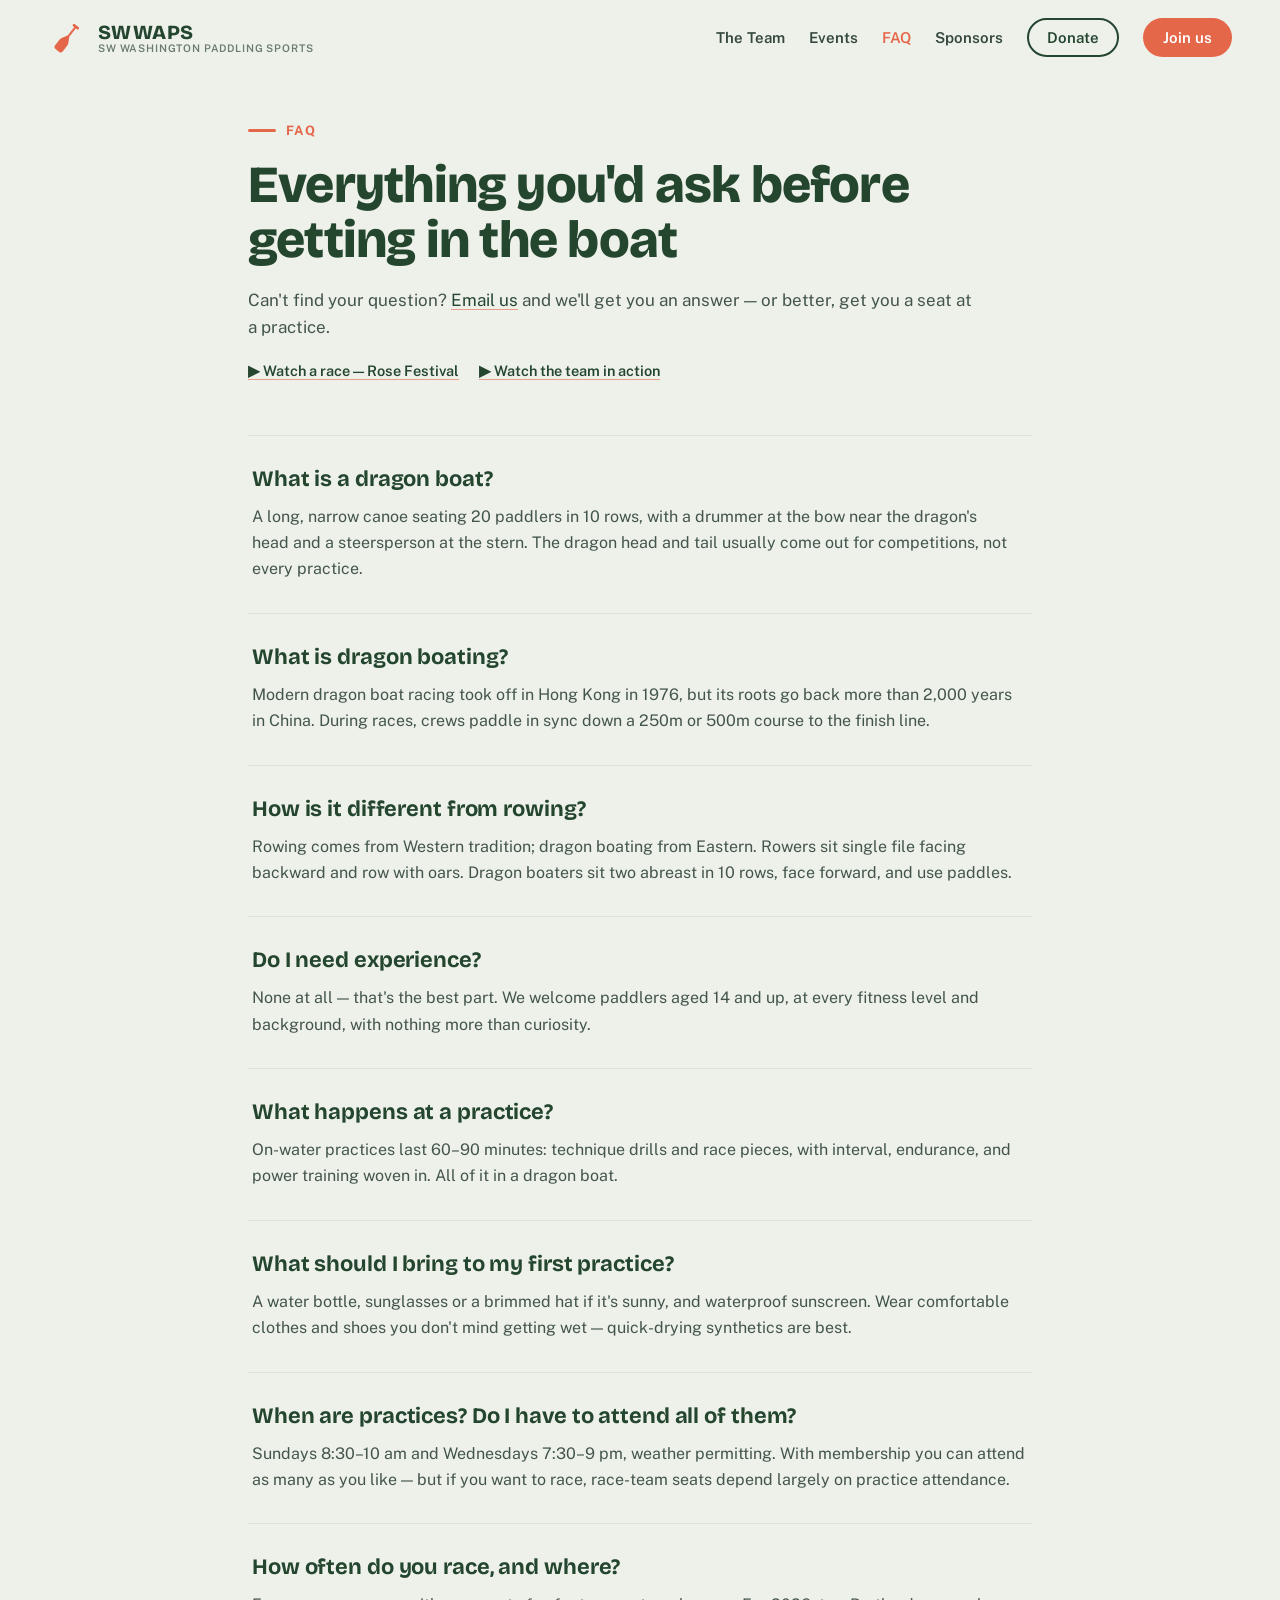
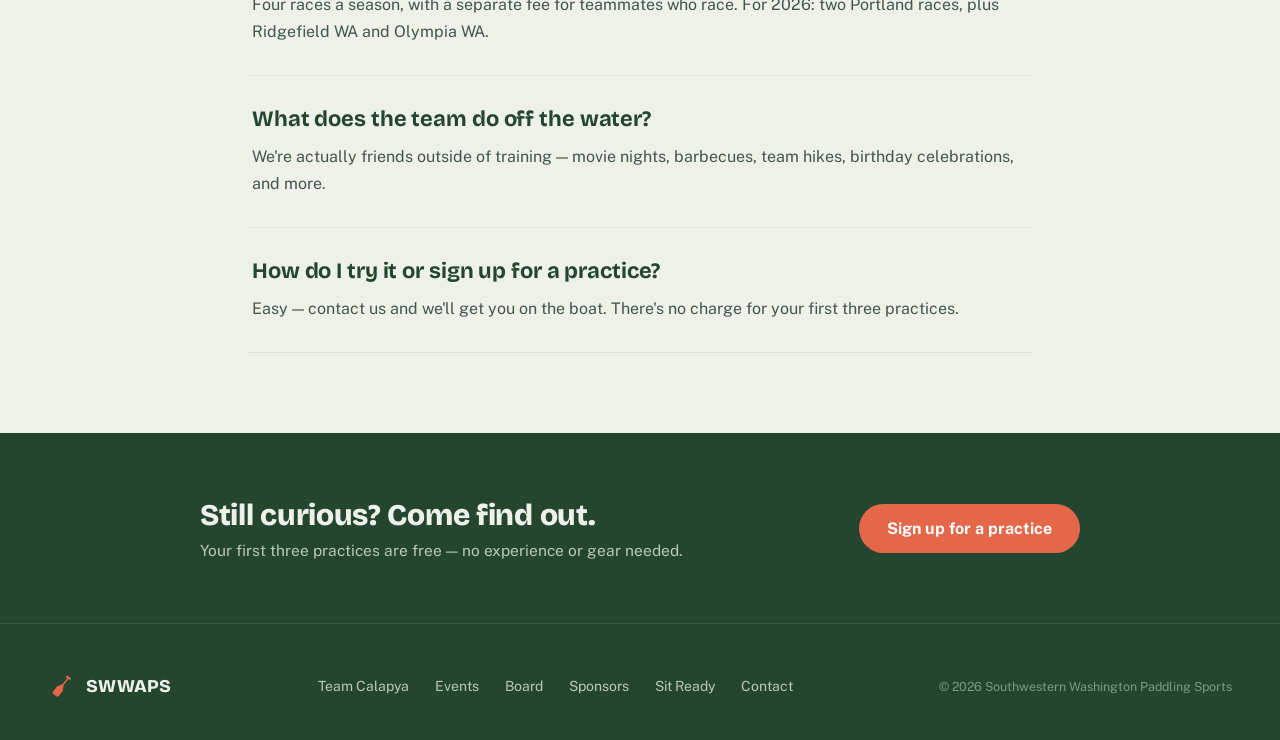
<file: faq.html>
<!DOCTYPE html>
<html lang="en">
<head>
<meta charset="utf-8">
<meta name="viewport" content="width=device-width, initial-scale=1">
<title>FAQ — SWWAPS</title>
<meta name="description" content="Everything you'd ask before getting in a dragon boat — practices, gear, races, and how to sign up with SWWAPS.">
<link rel="icon" href="assets/paddle-salmon-on-fir.svg">
<link rel="preconnect" href="https://fonts.googleapis.com">
<link rel="preconnect" href="https://fonts.gstatic.com" crossorigin>
<link href="https://fonts.googleapis.com/css2?family=Bricolage+Grotesque:opsz,wght@12..96,400..800&family=Public+Sans:wght@400;500;600;700&display=swap" rel="stylesheet">
<link rel="stylesheet" href="css/site.css">
<style>
  .faq-item { padding: 30px 4px; border-top: 1px solid var(--border); display: flex; flex-direction: column; gap: 12px; }
  .faq-item h2 { font-family: var(--display); font-weight: 700; font-size: 22px; color: var(--fir); margin: 0; letter-spacing: -0.005em; }
  .faq-item p { margin: 0; font-size: 16px; line-height: 1.65; color: var(--ink-2); }
</style>
</head>
<body>
<div class="page">

  <nav class="nav">
    <a href="index.html" class="brand">
      <img src="assets/paddle-glyph-salmon.svg" alt="SWWAPS paddle mark">
      <span class="brand-text">
        <span class="brand-name">SWWAPS</span>
        <span class="brand-sub">SW Washington Paddling Sports</span>
      </span>
    </a>
    <div class="nav-links">
      <a href="team.html" class="nav-link">The Team</a>
      <a href="events.html" class="nav-link">Events</a>
      <a href="faq.html" class="nav-link active">FAQ</a>
      <a href="support.html" class="nav-link">Sponsors</a>
      <a href="https://www.zeffy.com/en-US/donation-form/general-donations-136" class="nav-donate">Donate</a>
      <a href="team.html#join" class="nav-join">Join us</a>
    </div>
  </nav>

  <header style="max-width: 880px; margin: 0 auto; padding: 48px var(--gutter) 40px; box-sizing: border-box; display: flex; flex-direction: column; gap: 20px;">
    <div class="eyebrow"><span class="eyebrow-dash"></span>FAQ</div>
    <h1 class="page-h1" style="font-size: clamp(34px, 5.2vw, 52px); line-height: 1.05;">Everything you'd ask before getting in the boat</h1>
    <p style="font-size: 17px; line-height: 1.6; color: var(--ink-2); margin: 0;">Can't find your question? <a href="mailto:steering-chair@southwesternwashingtonpaddlingsports.org">Email us</a> and we'll get you an answer — or better, get you a seat at a practice.</p>
    <div style="display: flex; gap: 20px; font-size: 14.5px; font-weight: 600; flex-wrap: wrap;">
      <a href="https://www.youtube.com/watch?v=EKLELsDP-5E">▶ Watch a race — Rose Festival</a>
      <a href="https://www.youtube.com/watch?v=ovUoWp1n5vk">▶ Watch the team in action</a>
    </div>
  </header>

  <section style="max-width: 880px; margin: 0 auto; padding: 16px var(--gutter) 80px; box-sizing: border-box; display: flex; flex-direction: column;">
    <div class="faq-item">
      <h2>What is a dragon boat?</h2>
      <p>A long, narrow canoe seating 20 paddlers in 10 rows, with a drummer at the bow near the dragon's head and a steersperson at the stern. The dragon head and tail usually come out for competitions, not every practice.</p>
    </div>
    <div class="faq-item">
      <h2>What is dragon boating?</h2>
      <p>Modern dragon boat racing took off in Hong Kong in 1976, but its roots go back more than 2,000 years in China. During races, crews paddle in sync down a 250m or 500m course to the finish line.</p>
    </div>
    <div class="faq-item">
      <h2>How is it different from rowing?</h2>
      <p>Rowing comes from Western tradition; dragon boating from Eastern. Rowers sit single file facing backward and row with oars. Dragon boaters sit two abreast in 10 rows, face forward, and use paddles.</p>
    </div>
    <div class="faq-item">
      <h2>Do I need experience?</h2>
      <p>None at all — that's the best part. We welcome paddlers aged 14 and up, at every fitness level and background, with nothing more than curiosity.</p>
    </div>
    <div class="faq-item">
      <h2>What happens at a practice?</h2>
      <p>On-water practices last 60–90 minutes: technique drills and race pieces, with interval, endurance, and power training woven in. All of it in a dragon boat.</p>
    </div>
    <div class="faq-item">
      <h2>What should I bring to my first practice?</h2>
      <p>A water bottle, sunglasses or a brimmed hat if it's sunny, and waterproof sunscreen. Wear comfortable clothes and shoes you don't mind getting wet — quick-drying synthetics are best.</p>
    </div>
    <div class="faq-item">
      <h2>When are practices? Do I have to attend all of them?</h2>
      <p>Sundays 8:30–10 am and Wednesdays 7:30–9 pm, weather permitting. With membership you can attend as many as you like — but if you want to race, race-team seats depend largely on practice attendance.</p>
    </div>
    <div class="faq-item">
      <h2>How often do you race, and where?</h2>
      <p>Four races a season, with a separate fee for teammates who race. For 2026: two Portland races, plus Ridgefield WA and Olympia WA.</p>
    </div>
    <div class="faq-item">
      <h2>What does the team do off the water?</h2>
      <p>We're actually friends outside of training — movie nights, barbecues, team hikes, birthday celebrations, and more.</p>
    </div>
    <div class="faq-item">
      <h2>How do I try it or sign up for a practice?</h2>
      <p>Easy — contact us and we'll get you on the boat. There's no charge for your first three practices.</p>
    </div>
    <div style="border-top: 1px solid var(--border);"></div>
  </section>

  <section class="cta-fir-band">
    <div class="cta-fir-inner" style="max-width: 880px;">
      <div style="display: flex; flex-direction: column; gap: 8px;">
        <h2>Still curious? Come find out.</h2>
        <p>Your first three practices are free — no experience or gear needed.</p>
      </div>
      <a href="mailto:steering-chair@southwesternwashingtonpaddlingsports.org" class="btn btn-salmon-on-dark" style="white-space: nowrap;">Sign up for a practice</a>
    </div>
  </section>

  <footer class="footer-compact ruled">
    <div class="footer-compact-inner">
      <div class="footer-lockup">
        <img src="assets/paddle-glyph-salmon.svg" alt="">
        <span>SWWAPS</span>
      </div>
      <div class="footer-compact-links">
        <a href="team.html">Team Calapya</a>
        <a href="events.html">Events</a>
        <a href="board.html">Board</a>
        <a href="support.html">Sponsors</a>
        <a href="https://sitready.org">Sit Ready</a>
        <a href="mailto:swwashingtonpaddlesports@gmail.com">Contact</a>
      </div>
      <span class="footer-copyright">© 2026 Southwestern Washington Paddling Sports</span>
    </div>
  </footer>
</div>
</body>
</html>
</file>
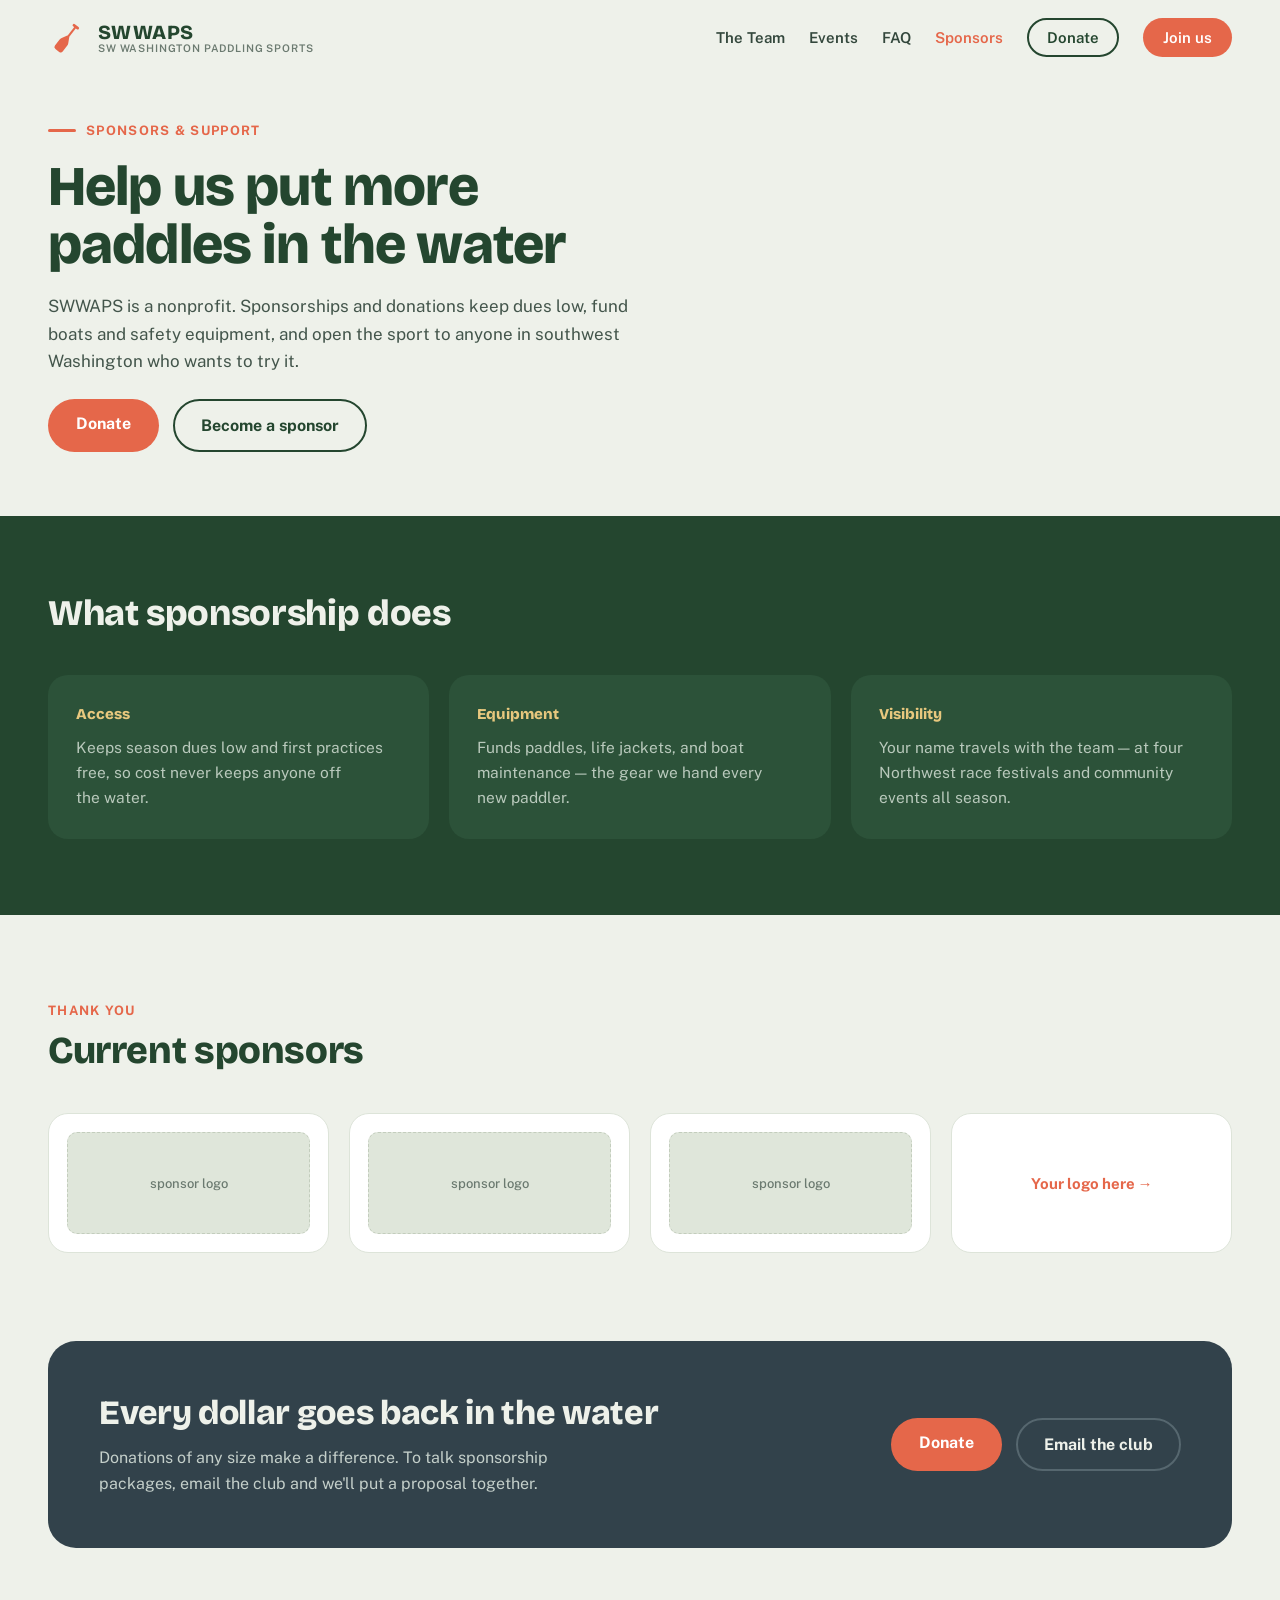
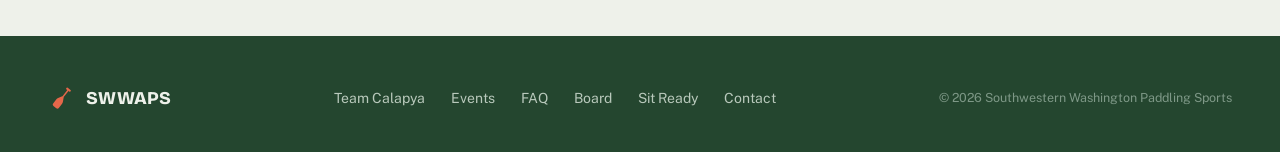
<file: support.html>
<!DOCTYPE html>
<html lang="en">
<head>
<meta charset="utf-8">
<meta name="viewport" content="width=device-width, initial-scale=1">
<title>Sponsors &amp; Support — SWWAPS</title>
<meta name="description" content="Sponsorships and donations keep dues low, fund equipment, and open dragon boating to anyone in southwest Washington who wants to try it.">
<link rel="icon" href="assets/paddle-salmon-on-fir.svg">
<link rel="preconnect" href="https://fonts.googleapis.com">
<link rel="preconnect" href="https://fonts.gstatic.com" crossorigin>
<link href="https://fonts.googleapis.com/css2?family=Bricolage+Grotesque:opsz,wght@12..96,400..800&family=Public+Sans:wght@400;500;600;700&display=swap" rel="stylesheet">
<link rel="stylesheet" href="css/site.css">
</head>
<body>
<div class="page">

  <nav class="nav">
    <a href="index.html" class="brand">
      <img src="assets/paddle-glyph-salmon.svg" alt="SWWAPS paddle mark">
      <span class="brand-text">
        <span class="brand-name">SWWAPS</span>
        <span class="brand-sub">SW Washington Paddling Sports</span>
      </span>
    </a>
    <div class="nav-links">
      <a href="team.html" class="nav-link">The Team</a>
      <a href="events.html" class="nav-link">Events</a>
      <a href="faq.html" class="nav-link">FAQ</a>
      <a href="support.html" class="nav-link active">Sponsors</a>
      <a href="https://www.zeffy.com/en-US/donation-form/general-donations-136" class="nav-donate">Donate</a>
      <a href="team.html#join" class="nav-join">Join us</a>
    </div>
  </nav>

  <header class="container" style="padding-top: 48px; padding-bottom: 64px; display: flex; flex-direction: column; gap: 20px;">
    <div class="eyebrow"><span class="eyebrow-dash"></span>Sponsors &amp; support</div>
    <h1 class="page-h1" style="font-size: clamp(35px, 5.5vw, 56px); max-width: 18ch;">Help us put more paddles in the water</h1>
    <p class="page-intro">SWWAPS is a nonprofit. Sponsorships and donations keep dues low, fund boats and safety equipment, and open the sport to anyone in southwest Washington who wants to try it.</p>
    <div style="display: flex; flex-wrap: wrap; gap: 14px; margin-top: 4px;">
      <a href="https://www.zeffy.com/en-US/donation-form/general-donations-136" class="btn btn-salmon">Donate</a>
      <a href="mailto:swwashingtonpaddlesports@gmail.com" class="btn btn-outline-fir">Become a sponsor</a>
    </div>
  </header>

  <section class="band-fir" style="padding-top: 76px; padding-bottom: 76px;">
    <div class="band-inner">
      <h2 style="font-family: var(--display); font-weight: 800; font-size: clamp(27px, 3.6vw, 36px); color: var(--on-fir); margin: 0 0 40px; letter-spacing: -0.01em;">What sponsorship does</h2>
      <div class="grid-cards">
        <div class="card card-dark">
          <span class="card-label">Access</span>
          <p>Keeps season dues low and first practices free, so cost never keeps anyone off the water.</p>
        </div>
        <div class="card card-dark">
          <span class="card-label">Equipment</span>
          <p>Funds paddles, life jackets, and boat maintenance — the gear we hand every new paddler.</p>
        </div>
        <div class="card card-dark">
          <span class="card-label">Visibility</span>
          <p>Your name travels with the team — at four Northwest race festivals and community events all season.</p>
        </div>
      </div>
    </div>
  </section>

  <section class="container" style="padding-top: 88px; padding-bottom: 88px;">
    <div style="display: flex; flex-direction: column; gap: 10px; margin-bottom: 40px;">
      <span class="eyebrow-plain">Thank you</span>
      <h2 style="font-family: var(--display); font-weight: 800; font-size: clamp(28px, 3.8vw, 38px); color: var(--fir); margin: 0; letter-spacing: -0.01em;">Current sponsors</h2>
    </div>
    <div style="display: grid; grid-template-columns: repeat(auto-fit, minmax(min(100%, 210px), 1fr)); gap: 20px;">
      <div style="background: #FFF; border: 1px solid var(--border); border-radius: 20px; padding: 18px; height: 140px; box-sizing: border-box;">
        <div class="photo-slot r10">sponsor logo</div>
      </div>
      <div style="background: #FFF; border: 1px solid var(--border); border-radius: 20px; padding: 18px; height: 140px; box-sizing: border-box;">
        <div class="photo-slot r10">sponsor logo</div>
      </div>
      <div style="background: #FFF; border: 1px solid var(--border); border-radius: 20px; padding: 18px; height: 140px; box-sizing: border-box;">
        <div class="photo-slot r10">sponsor logo</div>
      </div>
      <div style="background: #FFF; border: 1px solid var(--border); border-radius: 20px; padding: 18px; height: 140px; box-sizing: border-box; display: flex; align-items: center; justify-content: center;">
        <a href="mailto:swwashingtonpaddlesports@gmail.com" style="text-decoration: none; font-weight: 700; font-size: 15px; color: var(--salmon);">Your logo here →</a>
      </div>
    </div>
  </section>

  <section class="container" style="padding-bottom: 88px;">
    <div class="cta-basalt">
      <div style="display: flex; flex-direction: column; gap: 12px;">
        <h2>Every dollar goes back in the water</h2>
        <p>Donations of any size make a difference. To talk sponsorship packages, email the club and we'll put a proposal together.</p>
      </div>
      <div style="display: flex; gap: 14px; flex-wrap: wrap;">
        <a href="https://www.zeffy.com/en-US/donation-form/general-donations-136" class="btn btn-salmon-on-dark">Donate</a>
        <a href="mailto:swwashingtonpaddlesports@gmail.com" class="btn btn-outline-dark">Email the club</a>
      </div>
    </div>
  </section>

  <footer class="footer-compact">
    <div class="footer-compact-inner">
      <div class="footer-lockup">
        <img src="assets/paddle-glyph-salmon.svg" alt="">
        <span>SWWAPS</span>
      </div>
      <div class="footer-compact-links">
        <a href="team.html">Team Calapya</a>
        <a href="events.html">Events</a>
        <a href="faq.html">FAQ</a>
        <a href="board.html">Board</a>
        <a href="https://sitready.org">Sit Ready</a>
        <a href="mailto:swwashingtonpaddlesports@gmail.com">Contact</a>
      </div>
      <span class="footer-copyright">© 2026 Southwestern Washington Paddling Sports</span>
    </div>
  </footer>
</div>
</body>
</html>
</file>
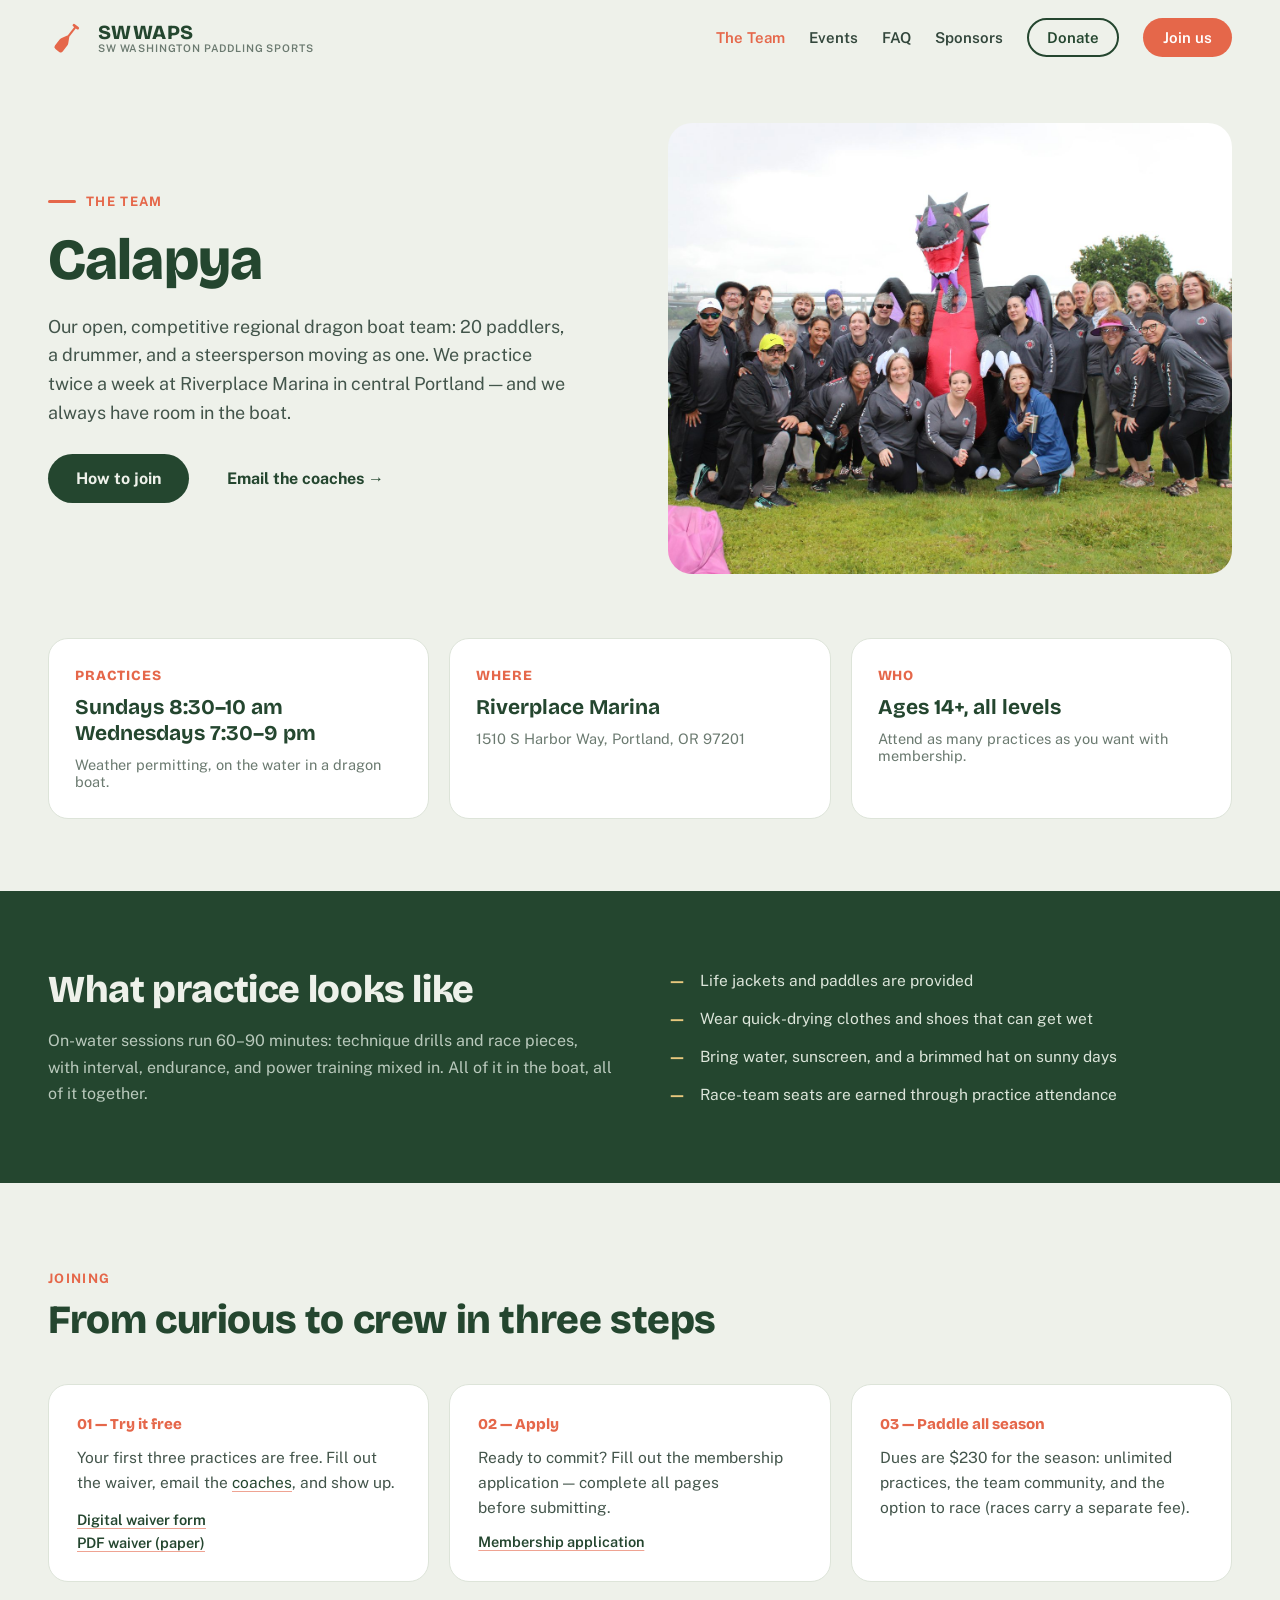
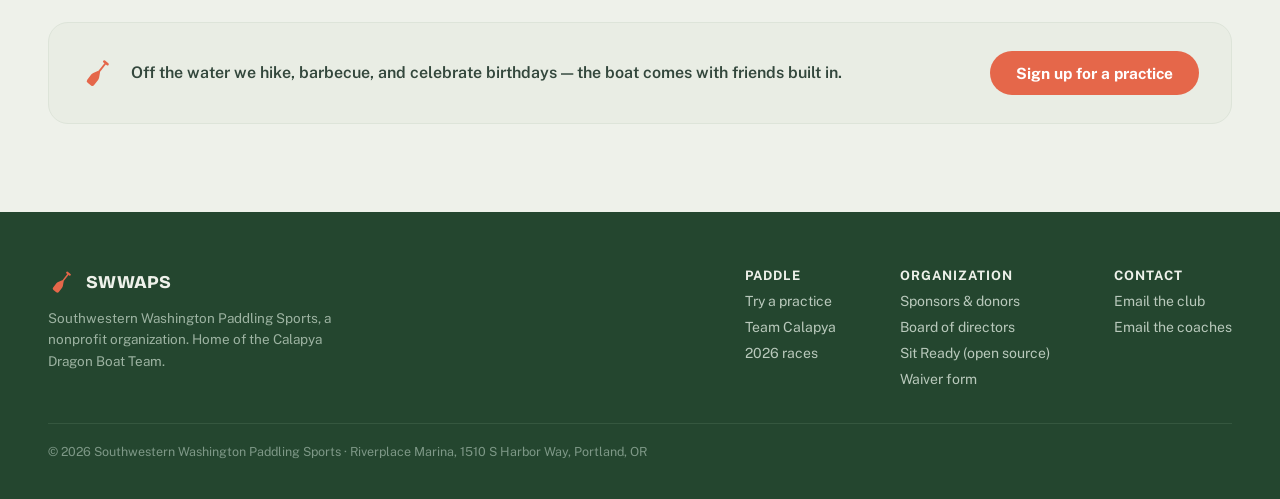
<file: team.html>
<!DOCTYPE html>
<html lang="en">
<head>
<meta charset="utf-8">
<meta name="viewport" content="width=device-width, initial-scale=1">
<title>The Team — SWWAPS</title>
<meta name="description" content="Calapya is SWWAPS's open, competitive dragon boat team. Practices twice a week at Riverplace Marina in Portland — first three practices free.">
<link rel="icon" href="assets/paddle-salmon-on-fir.svg">
<link rel="preconnect" href="https://fonts.googleapis.com">
<link rel="preconnect" href="https://fonts.gstatic.com" crossorigin>
<link href="https://fonts.googleapis.com/css2?family=Bricolage+Grotesque:opsz,wght@12..96,400..800&family=Public+Sans:wght@400;500;600;700&display=swap" rel="stylesheet">
<link rel="stylesheet" href="css/site.css">
</head>
<body>
<div class="page">

  <nav class="nav">
    <a href="index.html" class="brand">
      <img src="assets/paddle-glyph-salmon.svg" alt="SWWAPS paddle mark">
      <span class="brand-text">
        <span class="brand-name">SWWAPS</span>
        <span class="brand-sub">SW Washington Paddling Sports</span>
      </span>
    </a>
    <div class="nav-links">
      <a href="team.html" class="nav-link active">The Team</a>
      <a href="events.html" class="nav-link">Events</a>
      <a href="faq.html" class="nav-link">FAQ</a>
      <a href="support.html" class="nav-link">Sponsors</a>
      <a href="https://www.zeffy.com/en-US/donation-form/general-donations-136" class="nav-donate">Donate</a>
      <a href="#join" class="nav-join">Join us</a>
    </div>
  </nav>

  <header class="container grid-2" style="padding-top: 48px; padding-bottom: 64px;">
    <div style="display: flex; flex-direction: column; gap: 22px;">
      <div class="eyebrow"><span class="eyebrow-dash"></span>The team</div>
      <h1 class="page-h1" style="font-size: clamp(36px, 5.6vw, 58px); line-height: 1.02;">Calapya</h1>
      <p style="font-size: 18px; line-height: 1.6; color: var(--ink-2); margin: 0; max-width: 48ch;">Our open, competitive regional dragon boat team: 20 paddlers, a drummer, and a steersperson moving as one. We practice twice a week at Riverplace Marina in central Portland — and we always have room in the boat.</p>
      <div style="display: flex; flex-wrap: wrap; gap: 14px; align-items: center; margin-top: 4px;">
        <a href="#join" class="btn btn-fir">How to join</a>
        <a href="mailto:coach@calapya.org" class="btn-text">Email the coaches →</a>
      </div>
    </div>
    <div style="width: 100%; aspect-ratio: 4 / 3.2;">
      <img class="photo-img r24" src="assets/photos/team-tent.jpg" alt="Calapya team at their race tent">
    </div>
  </header>

  <section class="container grid-cards" style="padding-bottom: 72px;">
    <div class="card" style="padding: 28px 26px; gap: 10px;">
      <span style="font-family: var(--display); font-weight: 800; font-size: 14px; letter-spacing: .06em; text-transform: uppercase; color: var(--salmon);">Practices</span>
      <span style="font-family: var(--display); font-weight: 700; font-size: 21px; color: var(--fir);">Sundays 8:30–10 am<br>Wednesdays 7:30–9 pm</span>
      <span style="font-size: 14.5px; color: var(--muted);">Weather permitting, on the water in a dragon boat.</span>
    </div>
    <div class="card" style="padding: 28px 26px; gap: 10px;">
      <span style="font-family: var(--display); font-weight: 800; font-size: 14px; letter-spacing: .06em; text-transform: uppercase; color: var(--salmon);">Where</span>
      <span style="font-family: var(--display); font-weight: 700; font-size: 21px; color: var(--fir);">Riverplace Marina</span>
      <span style="font-size: 14.5px; color: var(--muted);">1510 S Harbor Way, Portland, OR 97201</span>
    </div>
    <div class="card" style="padding: 28px 26px; gap: 10px;">
      <span style="font-family: var(--display); font-weight: 800; font-size: 14px; letter-spacing: .06em; text-transform: uppercase; color: var(--salmon);">Who</span>
      <span style="font-family: var(--display); font-weight: 700; font-size: 21px; color: var(--fir);">Ages 14+, all levels</span>
      <span style="font-size: 14.5px; color: var(--muted);">Attend as many practices as you want with membership.</span>
    </div>
  </section>

  <section class="band-fir" style="padding-top: 76px; padding-bottom: 76px;">
    <div class="band-inner grid-2">
      <div style="display: flex; flex-direction: column; gap: 16px;">
        <h2 style="font-family: var(--display); font-weight: 800; font-size: clamp(28px, 3.8vw, 38px); color: var(--on-fir); margin: 0; letter-spacing: -0.01em;">What practice looks like</h2>
        <p style="font-size: 16px; line-height: 1.65; margin: 0;">On-water sessions run 60–90 minutes: technique drills and race pieces, with interval, endurance, and power training mixed in. All of it in the boat, all of it together.</p>
      </div>
      <ul class="dash-list on-dark">
        <li>Life jackets and paddles are provided</li>
        <li>Wear quick-drying clothes and shoes that can get wet</li>
        <li>Bring water, sunscreen, and a brimmed hat on sunny days</li>
        <li>Race-team seats are earned through practice attendance</li>
      </ul>
    </div>
  </section>

  <section id="join" class="container" style="padding-top: 88px; padding-bottom: 88px;">
    <div style="display: flex; flex-direction: column; gap: 10px; margin-bottom: 40px;">
      <span class="eyebrow-plain">Joining</span>
      <h2 class="h2">From curious to crew in three steps</h2>
    </div>
    <div class="grid-cards">
      <div class="card">
        <span class="card-label">01 — Try it free</span>
        <p>Your first three practices are free. Fill out the waiver, email the <a href="mailto:coach@calapya.org">coaches</a>, and show up.</p>
        <div style="display: flex; flex-direction: column; gap: 6px; margin-top: auto; font-size: 14.5px; font-weight: 600;">
          <a href="https://form.jotform.com/261236530807050">Digital waiver form</a>
          <a href="https://www.southwesternwashingtonpaddlingsports.org/waiver">PDF waiver (paper)</a>
        </div>
      </div>
      <div class="card">
        <span class="card-label">02 — Apply</span>
        <p>Ready to commit? Fill out the membership application — complete all pages before submitting.</p>
        <div style="margin-top: auto;"><a href="https://www.southwesternwashingtonpaddlingsports.org/team-information/interested-in-joining" style="font-size: 14.5px; font-weight: 600;">Membership application</a></div>
      </div>
      <div class="card">
        <span class="card-label">03 — Paddle all season</span>
        <p>Dues are $230 for the season: unlimited practices, the team community, and the option to race (races carry a separate fee).</p>
      </div>
    </div>
    <div style="margin-top: 40px; background: var(--fog-alt); border: 1px solid var(--border); border-radius: 20px; padding: 28px 32px; display: flex; align-items: center; justify-content: space-between; gap: 24px; flex-wrap: wrap;">
      <div style="display: flex; align-items: center; gap: 16px;">
        <img src="assets/paddle-glyph-salmon.svg" alt="" style="width: 34px; height: 34px;">
        <span style="font-size: 16px; color: var(--nav-ink); font-weight: 600;">Off the water we hike, barbecue, and celebrate birthdays — the boat comes with friends built in.</span>
      </div>
      <a href="mailto:coach@calapya.org" class="btn btn-sm btn-salmon" style="white-space: nowrap;">Sign up for a practice</a>
    </div>
  </section>

  <footer class="footer">
    <div class="footer-inner">
      <div class="footer-top">
        <div class="footer-brand">
          <div class="footer-lockup">
            <img src="assets/paddle-glyph-salmon.svg" alt="">
            <span>SWWAPS</span>
          </div>
          <p class="footer-mission">Southwestern Washington Paddling Sports, a nonprofit organization. Home of the Calapya Dragon Boat Team.</p>
        </div>
        <div class="footer-cols">
          <div class="footer-col">
            <span class="footer-col-title">Paddle</span>
            <a href="team.html#join">Try a practice</a>
            <a href="team.html">Team Calapya</a>
            <a href="events.html">2026 races</a>
          </div>
          <div class="footer-col">
            <span class="footer-col-title">Organization</span>
            <a href="support.html">Sponsors &amp; donors</a>
            <a href="board.html">Board of directors</a>
            <a href="https://sitready.org">Sit Ready (open source)</a>
            <a href="https://form.jotform.com/261236530807050">Waiver form</a>
          </div>
          <div class="footer-col">
            <span class="footer-col-title">Contact</span>
            <a href="mailto:swwashingtonpaddlesports@gmail.com">Email the club</a>
            <a href="mailto:coach@calapya.org">Email the coaches</a>
          </div>
        </div>
      </div>
      <div class="footer-rule">© 2026 Southwestern Washington Paddling Sports · Riverplace Marina, 1510 S Harbor Way, Portland, OR</div>
    </div>
  </footer>
</div>
</body>
</html>
</file>
<file: css/site.css>
/* SWWAPS — Southwestern Washington Paddling Sports
   Design tokens and shared styles from the 2026 redesign handoff. */

:root {
  --fir: #24462F;
  --fir-raised: #2C5239;
  --salmon: #E5674A;
  --fog: #EEF1EA;
  --fog-alt: #E9EDE4;
  --basalt: #32424B;
  --alder: #E8C87E;
  --ink: #22302A;
  --ink-2: #43554B;
  --muted: #6B7A70;
  --nav-ink: #33473C;
  --on-fir: #EEF1EA;
  --on-fir-2: #B9C9BC;
  --on-fir-3: #DCE5DA;
  --on-fir-muted: #9DB3A2;
  --on-fir-faint: #7E9887;
  --on-basalt-2: #C4CFCA;
  --border: #DDE4D9;
  --border-fir: #35573F;
  --border-basalt: #56676F;
  --gutter: clamp(20px, 5vw, 48px);
  --display: 'Bricolage Grotesque', sans-serif;
}

html, body { margin: 0; padding: 0; background: var(--fog); }
body {
  font-family: 'Public Sans', sans-serif;
  color: var(--ink);
  -webkit-font-smoothing: antialiased;
}
a { color: var(--fir); text-decoration-color: rgba(229,103,74,.6); text-underline-offset: 3px; }
a:hover { color: var(--salmon); }
h1, h2, h3, p { text-wrap: pretty; }

.page { min-height: 100vh; background: var(--fog); }

/* ---------- Nav ---------- */

.nav {
  display: flex; flex-wrap: wrap; align-items: center; gap: 12px clamp(16px, 3vw, 32px);
  padding: clamp(14px, 3vw, 18px) var(--gutter); max-width: 1280px; margin: 0 auto; box-sizing: border-box;
}
.brand { display: flex; align-items: center; gap: 12px; text-decoration: none; }
.brand img { width: 38px; height: 38px; display: block; }
.brand-text { display: flex; flex-direction: column; line-height: 1.1; }
.brand-name { font-family: var(--display); font-weight: 800; font-size: 20px; color: var(--fir); letter-spacing: .02em; }
.brand-sub { font-size: 10.5px; font-weight: 600; letter-spacing: .08em; text-transform: uppercase; color: var(--muted); }
.nav-links {
  display: flex; flex-wrap: wrap; gap: 12px 24px; margin-left: auto;
  align-items: center; font-size: 15px; font-weight: 600;
}
.nav-link { text-decoration: none; color: var(--nav-ink); }
.nav-link:hover { color: var(--salmon); }
.nav-link.active { color: var(--salmon); }
.nav-donate {
  text-decoration: none; color: var(--fir); padding: 9px 18px;
  border: 2px solid var(--fir); border-radius: 999px; transition: all 150ms;
}
.nav-donate:hover { background: var(--fir); color: var(--fog); }
.nav-join {
  text-decoration: none; color: #FFF; background: var(--salmon);
  padding: 11px 20px; border-radius: 999px; transition: all 150ms;
}
.nav-join:hover { background: var(--fir); color: #FFF; }

/* ---------- Type ---------- */

.eyebrow {
  display: flex; align-items: center; gap: 10px;
  font-size: 13px; font-weight: 700; letter-spacing: .1em; text-transform: uppercase; color: var(--salmon);
}
.eyebrow-dash { width: 28px; height: 3px; background: var(--salmon); border-radius: 2px; }
.eyebrow-plain {
  font-size: 13px; font-weight: 700; letter-spacing: .1em; text-transform: uppercase; color: var(--salmon);
}
.h2 {
  font-family: var(--display); font-weight: 800;
  font-size: clamp(29px, 4vw, 40px); color: var(--fir); margin: 0; letter-spacing: -0.01em;
}
.h2.on-dark { color: var(--on-fir); }

/* ---------- Buttons ---------- */

.btn {
  text-decoration: none; font-weight: 700; font-size: 16px;
  padding: 15px 28px; border-radius: 999px; transition: all 150ms; display: inline-block;
}
.btn-fir { background: var(--fir); color: var(--fog); }
.btn-fir:hover { background: var(--salmon); color: #FFF; }
.btn-salmon { background: var(--salmon); color: #FFF; }
.btn-salmon:hover { background: var(--fir); color: #FFF; }
.btn-salmon-on-dark { background: var(--salmon); color: #FFF; }
.btn-salmon-on-dark:hover { background: var(--alder); color: var(--fir); }
.btn-outline-fir { color: var(--fir); padding: 15px 26px; border: 2px solid var(--fir); }
.btn-outline-fir:hover { background: var(--fir); color: var(--fog); }
.btn-outline-dark { color: var(--on-fir); padding: 15px 26px; border: 2px solid var(--border-basalt); }
.btn-outline-dark:hover { border-color: var(--on-fir); color: var(--on-fir); }
.btn-sm { font-size: 15.5px; padding: 13px 26px; }
.btn-text { text-decoration: none; color: var(--fir); font-weight: 700; font-size: 16px; padding: 15px 24px; }
.btn-text:hover { color: var(--salmon); }
.btn-pill-outline {
  text-decoration: none; color: var(--fir); font-weight: 700; font-size: 15.5px;
  padding: 12px 24px; border: 2px solid var(--fir); border-radius: 999px;
  white-space: nowrap; transition: all 150ms;
}
.btn-pill-outline:hover { background: var(--fir); color: var(--fog); }

/* ---------- Layout helpers ---------- */

.container { max-width: 1280px; margin: 0 auto; padding-left: var(--gutter); padding-right: var(--gutter); box-sizing: border-box; }
.band-inner { max-width: 1184px; margin: 0 auto; }
.grid-2 {
  display: grid; grid-template-columns: repeat(auto-fit, minmax(min(100%, 320px), 1fr));
  gap: clamp(32px, 5vw, 56px); align-items: center;
}
.grid-cards { display: grid; grid-template-columns: repeat(auto-fit, minmax(min(100%, 250px), 1fr)); gap: 20px; }

/* Text-heavy pages (FAQ) need a narrow measure for readability, but the column
   must not be centred — that would push the eyebrow and h1 inward and break the
   left edge every other page shares. Keep .container's 1280px + gutter, and cap
   the children instead so the reading column hangs off the same left edge. */
.measure > * { max-width: 880px; }

/* ---------- Photo placeholders (replace with <img> when photos arrive) ---------- */

.photo-slot {
  width: 100%; height: 100%; box-sizing: border-box;
  background: #DFE6DA; border: 1px dashed #C3CDBD;
  display: flex; align-items: center; justify-content: center; text-align: center;
  color: var(--muted); font-size: 13px; font-weight: 500; padding: 12px;
}
.photo-slot.r24 { border-radius: 24px; }
.photo-img { width: 100%; height: 100%; object-fit: cover; object-position: center; display: block; }
.photo-img.r24 { border-radius: 24px; }
.photo-img.r20 { border-radius: 20px; }
.photo-img.circle { border-radius: 50%; }
.photo-slot.r20 { border-radius: 20px; }
.photo-slot.r10 { border-radius: 10px; }
.photo-slot.circle { border-radius: 50%; }

/* ---------- Cards ---------- */

.card {
  background: #FFF; border: 1px solid var(--border); border-radius: 20px;
  padding: 30px 28px; display: flex; flex-direction: column; gap: 12px;
}
.card-label { font-family: var(--display); font-weight: 800; font-size: 15px; color: var(--salmon); }
.card p { margin: 0; font-size: 15.5px; line-height: 1.6; color: var(--ink-2); }
.card-dark { background: var(--fir-raised); border: 0; }
.card-dark .card-label { color: var(--alder); }
.card-dark p { color: var(--on-fir-3); }
.card-dark a { color: var(--alder); }

/* ---------- Dark band ---------- */

.band-fir { background: var(--fir); padding: clamp(48px, 8.5vw, 80px) var(--gutter); }
.band-fir p { color: var(--on-fir-2); }

/* em-dash bullet lists */
.dash-list { margin: 0; padding: 0; list-style: none; display: flex; flex-direction: column; gap: 14px; }
.dash-list li { display: flex; gap: 14px; align-items: baseline; font-size: 15.5px; line-height: 1.55; }
.dash-list li::before { content: "—"; font-weight: 800; }
.dash-list.on-light li { color: var(--nav-ink); }
.dash-list.on-light li::before { color: var(--salmon); }
.dash-list.on-dark li { color: var(--on-fir-3); }
.dash-list.on-dark li::before { color: var(--alder); }

/* ---------- Footer ---------- */

.footer { background: var(--fir); padding: clamp(40px, 6vw, 56px) var(--gutter) clamp(28px, 5vw, 40px); }
.footer-inner { max-width: 1184px; margin: 0 auto; display: flex; flex-direction: column; gap: 36px; }
.footer-top { display: flex; justify-content: space-between; gap: 40px; flex-wrap: wrap; }
.footer-brand { display: flex; flex-direction: column; gap: 12px; max-width: 320px; }
.footer-lockup { display: flex; align-items: center; gap: 10px; }
.footer-lockup img { width: 28px; height: 28px; }
.footer-lockup span { font-family: var(--display); font-weight: 800; font-size: 18px; color: var(--on-fir); }
.footer-mission { margin: 0; font-size: 13.5px; line-height: 1.6; color: var(--on-fir-muted); }
.footer-cols { display: flex; gap: 64px; flex-wrap: wrap; }
.footer-col { display: flex; flex-direction: column; gap: 10px; font-size: 14px; }
.footer-col-title { font-weight: 700; color: var(--on-fir); font-size: 13px; letter-spacing: .08em; text-transform: uppercase; }
.footer a { color: var(--on-fir-2); text-decoration: none; }
.footer a:hover { color: var(--alder); }
.footer-rule { border-top: 1px solid var(--border-fir); padding-top: 20px; font-size: 12.5px; color: var(--on-fir-faint); }

/* compact footer */
.footer-compact { background: var(--fir); padding: clamp(36px, 5.5vw, 48px) var(--gutter) clamp(28px, 5vw, 40px); }
.footer-compact.ruled { border-top: 1px solid var(--border-fir); }
.footer-compact-inner {
  max-width: 1184px; margin: 0 auto; display: flex; justify-content: space-between;
  gap: 40px; flex-wrap: wrap; align-items: center;
}
.footer-compact-links { display: flex; gap: 26px; font-size: 14px; flex-wrap: wrap; }
.footer-compact a { color: var(--on-fir-2); text-decoration: none; }
.footer-compact a:hover { color: var(--alder); }
.footer-copyright { font-size: 12.5px; color: var(--on-fir-faint); }

/* ---------- CTA banners ---------- */

.cta-basalt {
  background: var(--basalt); border-radius: 28px; padding: clamp(28px, 4vw, 56px);
  display: flex; flex-wrap: wrap; gap: 28px 40px; align-items: center; justify-content: space-between;
}
.cta-basalt h2 {
  font-family: var(--display); font-weight: 800; font-size: clamp(26px, 3.4vw, 34px);
  color: var(--on-fir); margin: 0; letter-spacing: -0.01em;
}
.cta-basalt p { font-size: 16px; line-height: 1.6; color: var(--on-basalt-2); margin: 0; max-width: 52ch; }

.cta-fir-band { background: var(--fir); padding: clamp(44px, 7vw, 64px) var(--gutter); }
.cta-fir-inner {
  max-width: 1184px; margin: 0 auto; display: flex; align-items: center;
  justify-content: space-between; gap: 32px; flex-wrap: wrap;
}
.cta-fir-inner h2 {
  font-family: var(--display); font-weight: 800; font-size: clamp(24px, 3vw, 30px);
  color: var(--on-fir); margin: 0; letter-spacing: -0.01em;
}
.cta-fir-inner p { margin: 0; font-size: 15.5px; color: var(--on-fir-2); }

/* ---------- Page headers ---------- */

.page-h1 {
  font-family: var(--display); font-weight: 800; line-height: 1.03;
  letter-spacing: -0.015em; color: var(--fir); margin: 0;
}
.page-intro { font-size: 17px; line-height: 1.6; color: var(--ink-2); margin: 0; max-width: 58ch; }

/* The CTA pair is wrapped in .nav-cta so it can become a fixed bar on phones.
   `display: contents` makes the wrapper invisible to the nav's flex layout, so
   on desktop the two buttons lay out exactly as if it weren't there. */
.nav-cta { display: contents; }

/* ---------- Phones and narrow windows ---------- */
@media (max-width: 700px) {
  /* Donate and Join us leave the nav entirely and become a thumb-reachable
     bar pinned to the bottom. This stops them wrapping apart from each other,
     keeps the primary CTA on screen the whole way down the page, and takes
     two rows off the nav. */
  .nav-cta {
    display: grid; grid-template-columns: 1fr 1fr; gap: 10px;
    position: fixed; left: 0; right: 0; bottom: 0; z-index: 50;
    padding: 10px var(--gutter);
    padding-bottom: calc(10px + env(safe-area-inset-bottom, 0px));
    background: rgba(238, 241, 234, .94);
    -webkit-backdrop-filter: blur(10px); backdrop-filter: blur(10px);
    border-top: 1px solid var(--border);
  }
  .nav-cta .nav-donate, .nav-cta .nav-join {
    text-align: center; padding: 12px 16px; white-space: nowrap; box-sizing: border-box;
  }
  /* Reserve room so the bar never covers the end of the footer. */
  body { padding-bottom: 82px; }

  /* With the buttons gone the nav is brand + links; tighten what's left and
     drop the desktop margin-left:auto so the links align under the wordmark
     instead of hanging off the right edge. */
  .nav { padding-bottom: 4px; gap: 8px clamp(16px, 4vw, 32px); }
  .nav-link { padding: 13px 0; }
  .nav-links { gap: 0 clamp(14px, 4vw, 24px); margin-left: 0; }

  .btn-text { padding-left: 0; padding-right: 0; }
  .footer-cols { gap: 28px 40px; }
  .footer-inner { gap: 28px; }
  .footer-col a, .footer-compact-links a { padding: 7px 0; }
  .footer-col { gap: 0; }
  .footer-compact-links { gap: 0 22px; }
  .race-recap { padding: 6px 0; }

  /* Purely decorative; on a phone it wraps onto its own line and costs a
     third of a screen for nothing. */
  .banner-glyph { display: none; }

  /* Page-header eyebrows ("The team", "Events", "FAQ") restate the active nav
     item directly below it, and wrap to two lines on a phone. The h1 under
     each one carries the meaning. In-page section labels use .eyebrow-plain
     and are untouched. */
  .eyebrow { display: none; }
}
</file>
